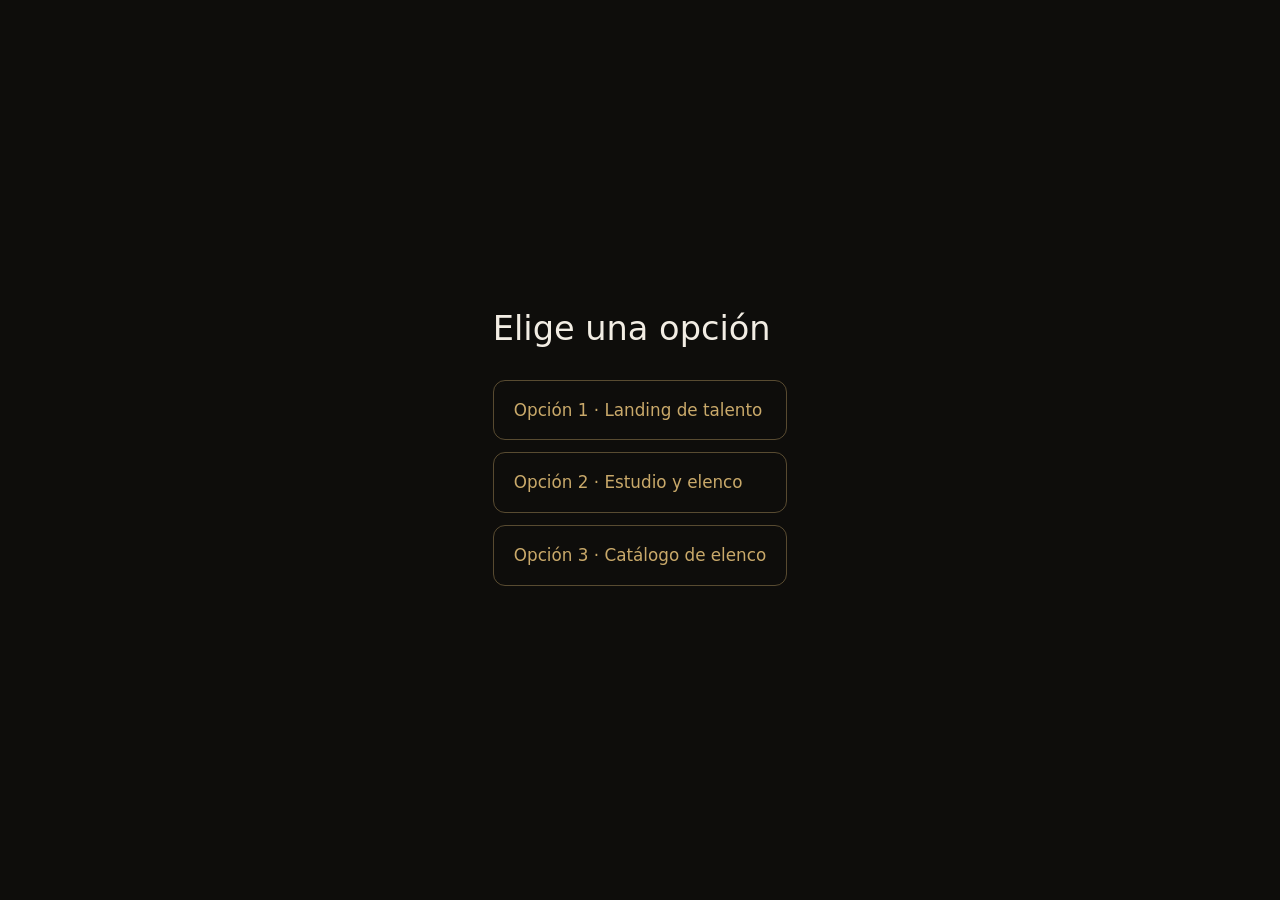
<file: index.html>
<!doctype html>
<html lang="es">
<head>
<meta charset="utf-8">
<meta name="viewport" content="width=device-width,initial-scale=1">
<title>Agencia · Opciones de diseño</title>
<style>
body{margin:0;min-height:100vh;display:grid;place-items:center;background:#0E0D0B;color:#F2EDE4;font:400 1.05rem/1.6 system-ui,sans-serif}
main{padding:2rem;max-width:32rem}
h1{font-weight:500;margin:0 0 1.5rem}
a{display:block;margin:.75rem 0;padding:1rem 1.25rem;border:1px solid rgba(201,169,106,.4);border-radius:12px;color:#C9A96A;text-decoration:none}
a:hover{background:rgba(201,169,106,.12)}
</style>
</head>
<body>
<main>
  <h1>Elige una opción</h1>
  <a href="opcion1-landing-talento/">Opción 1 · Landing de talento</a>
  <a href="opcion2-estudio-y-elenco/">Opción 2 · Estudio y elenco</a>
  <a href="opcion3-catalogo-elenco/">Opción 3 · Catálogo de elenco</a>
</main>
</body>
</html>
</file>
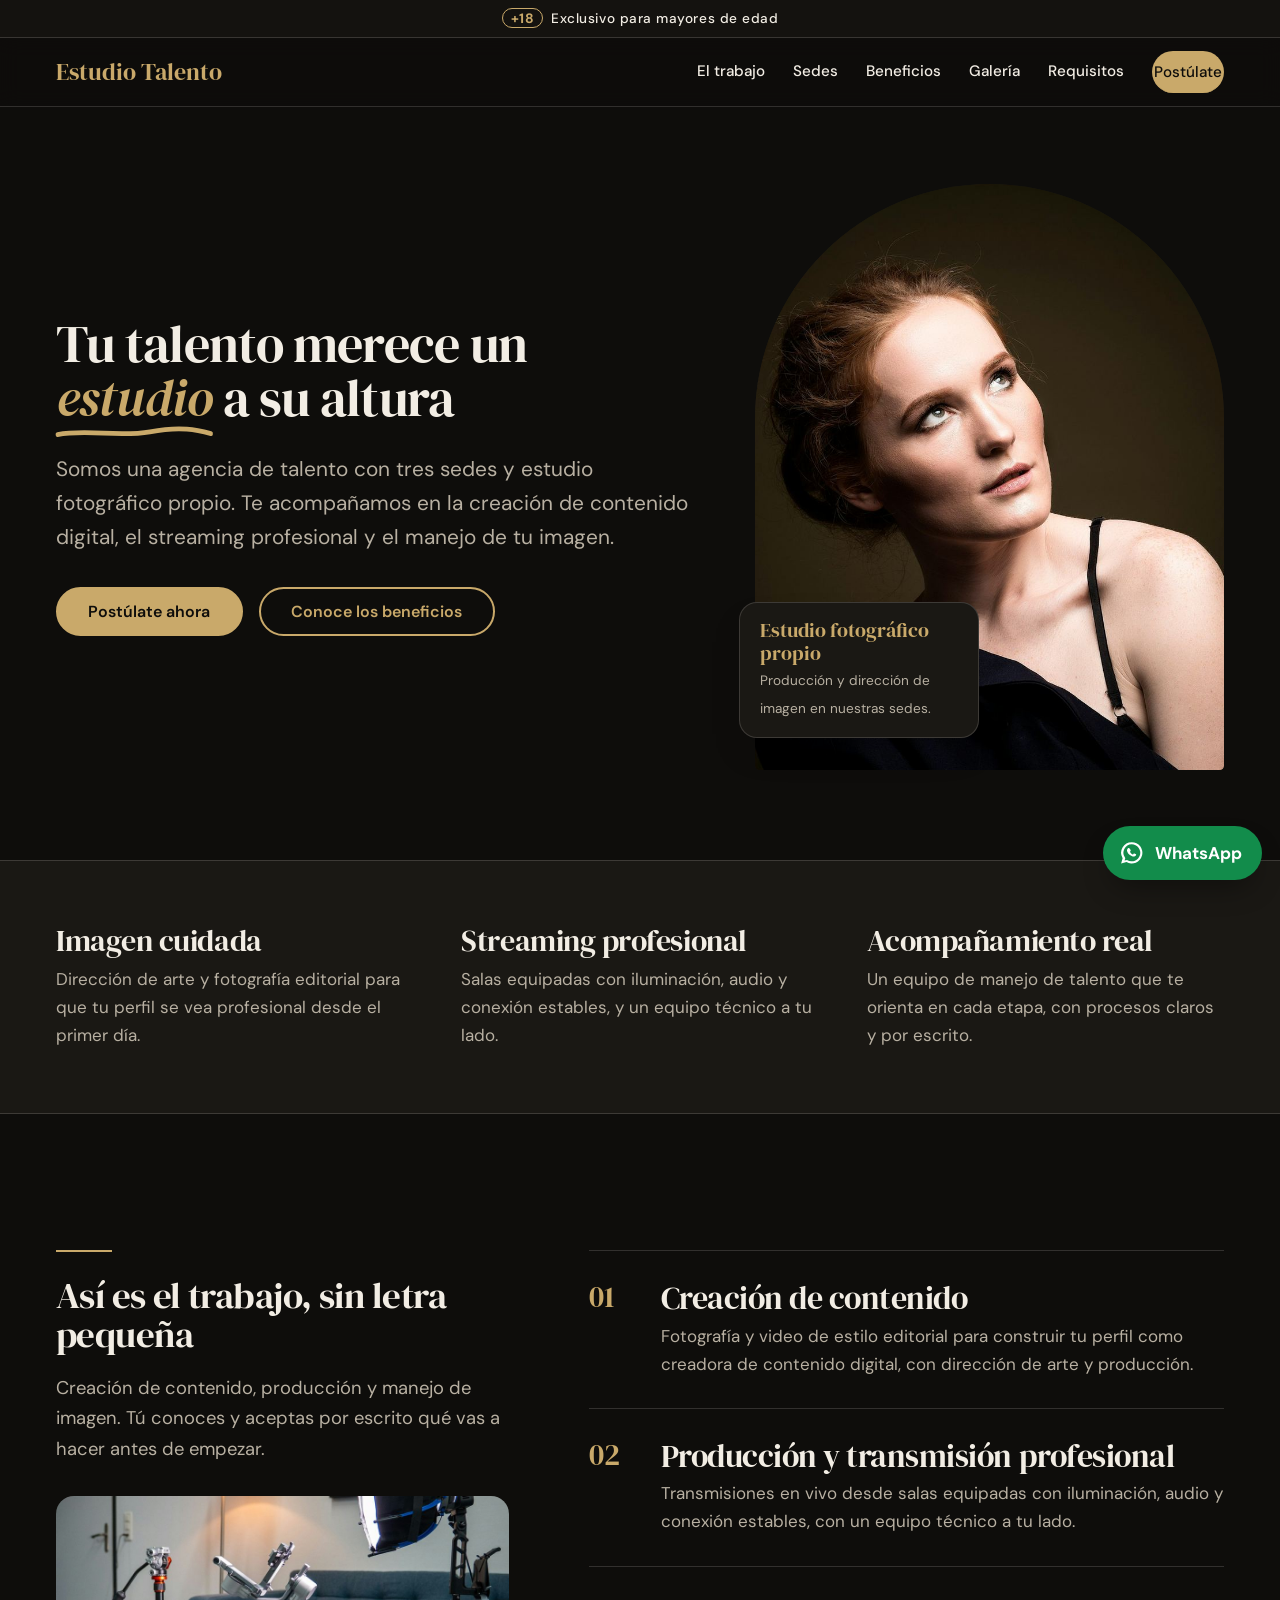
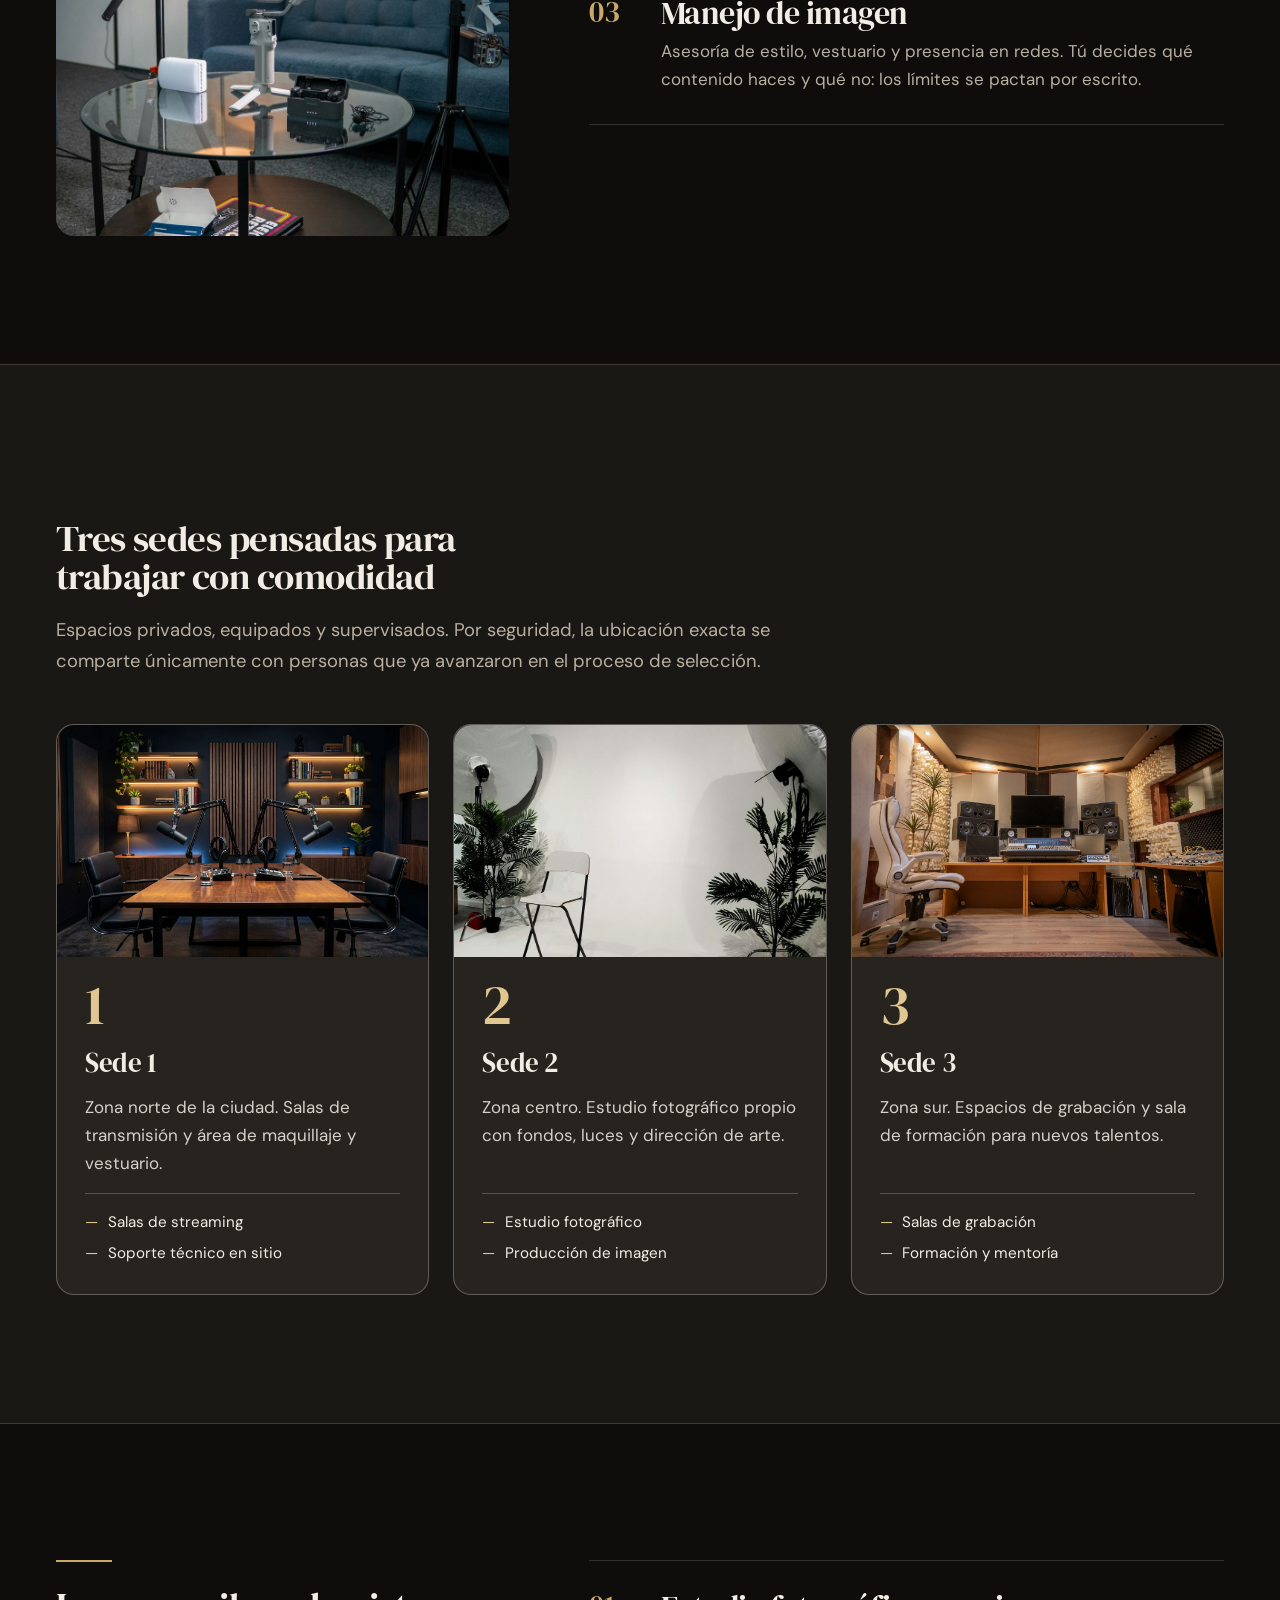
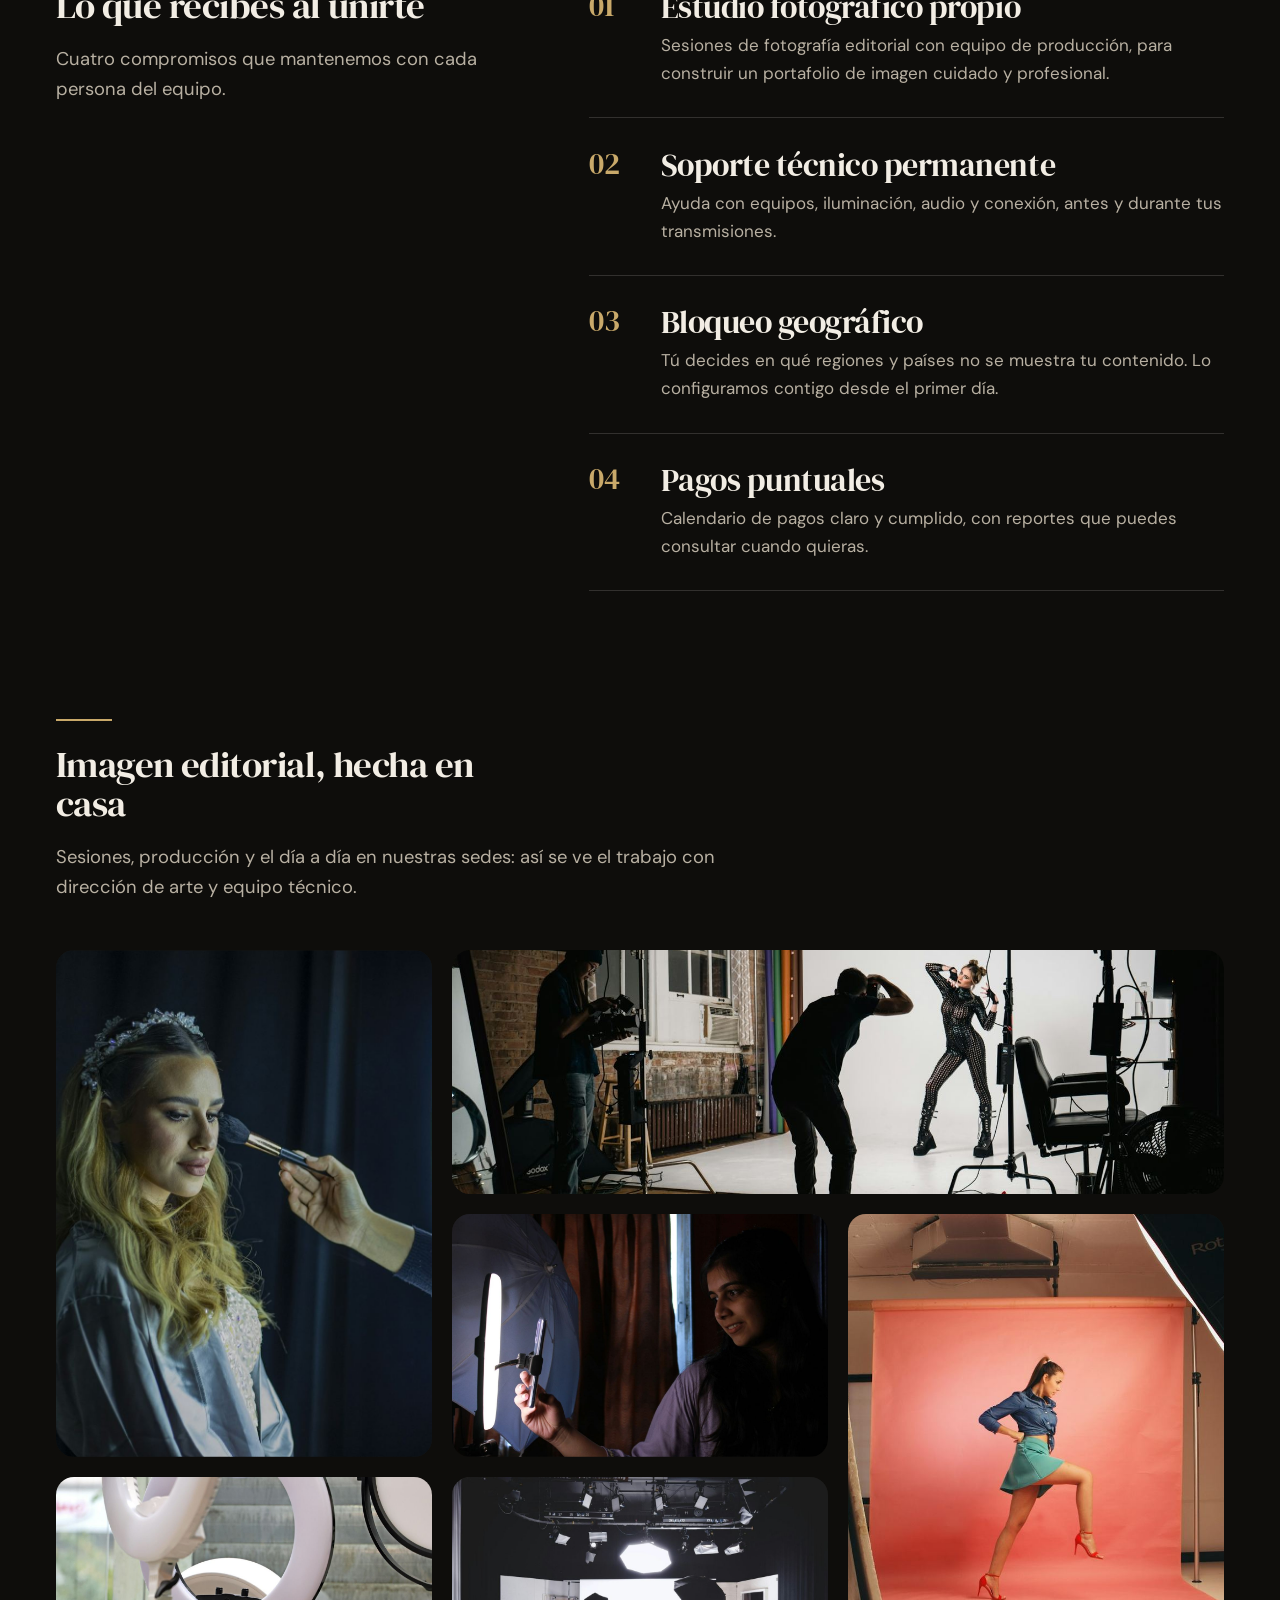
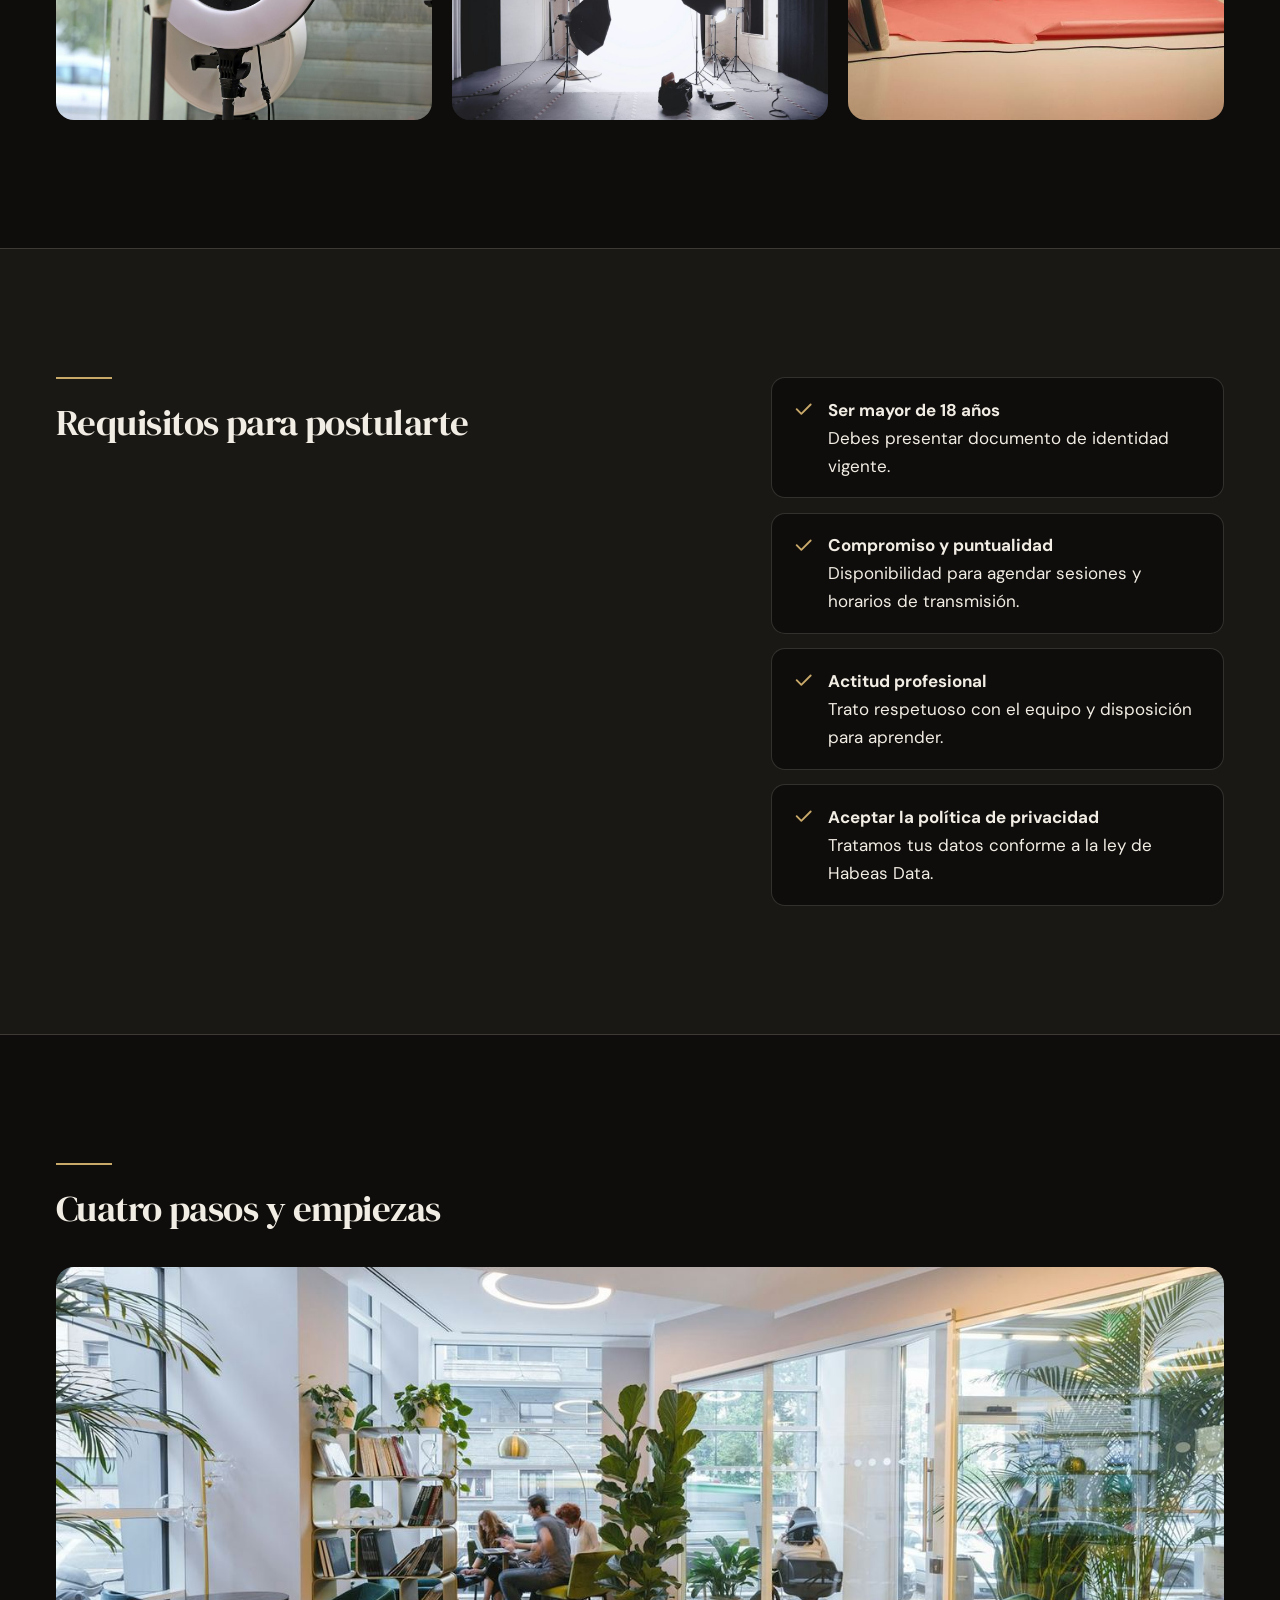
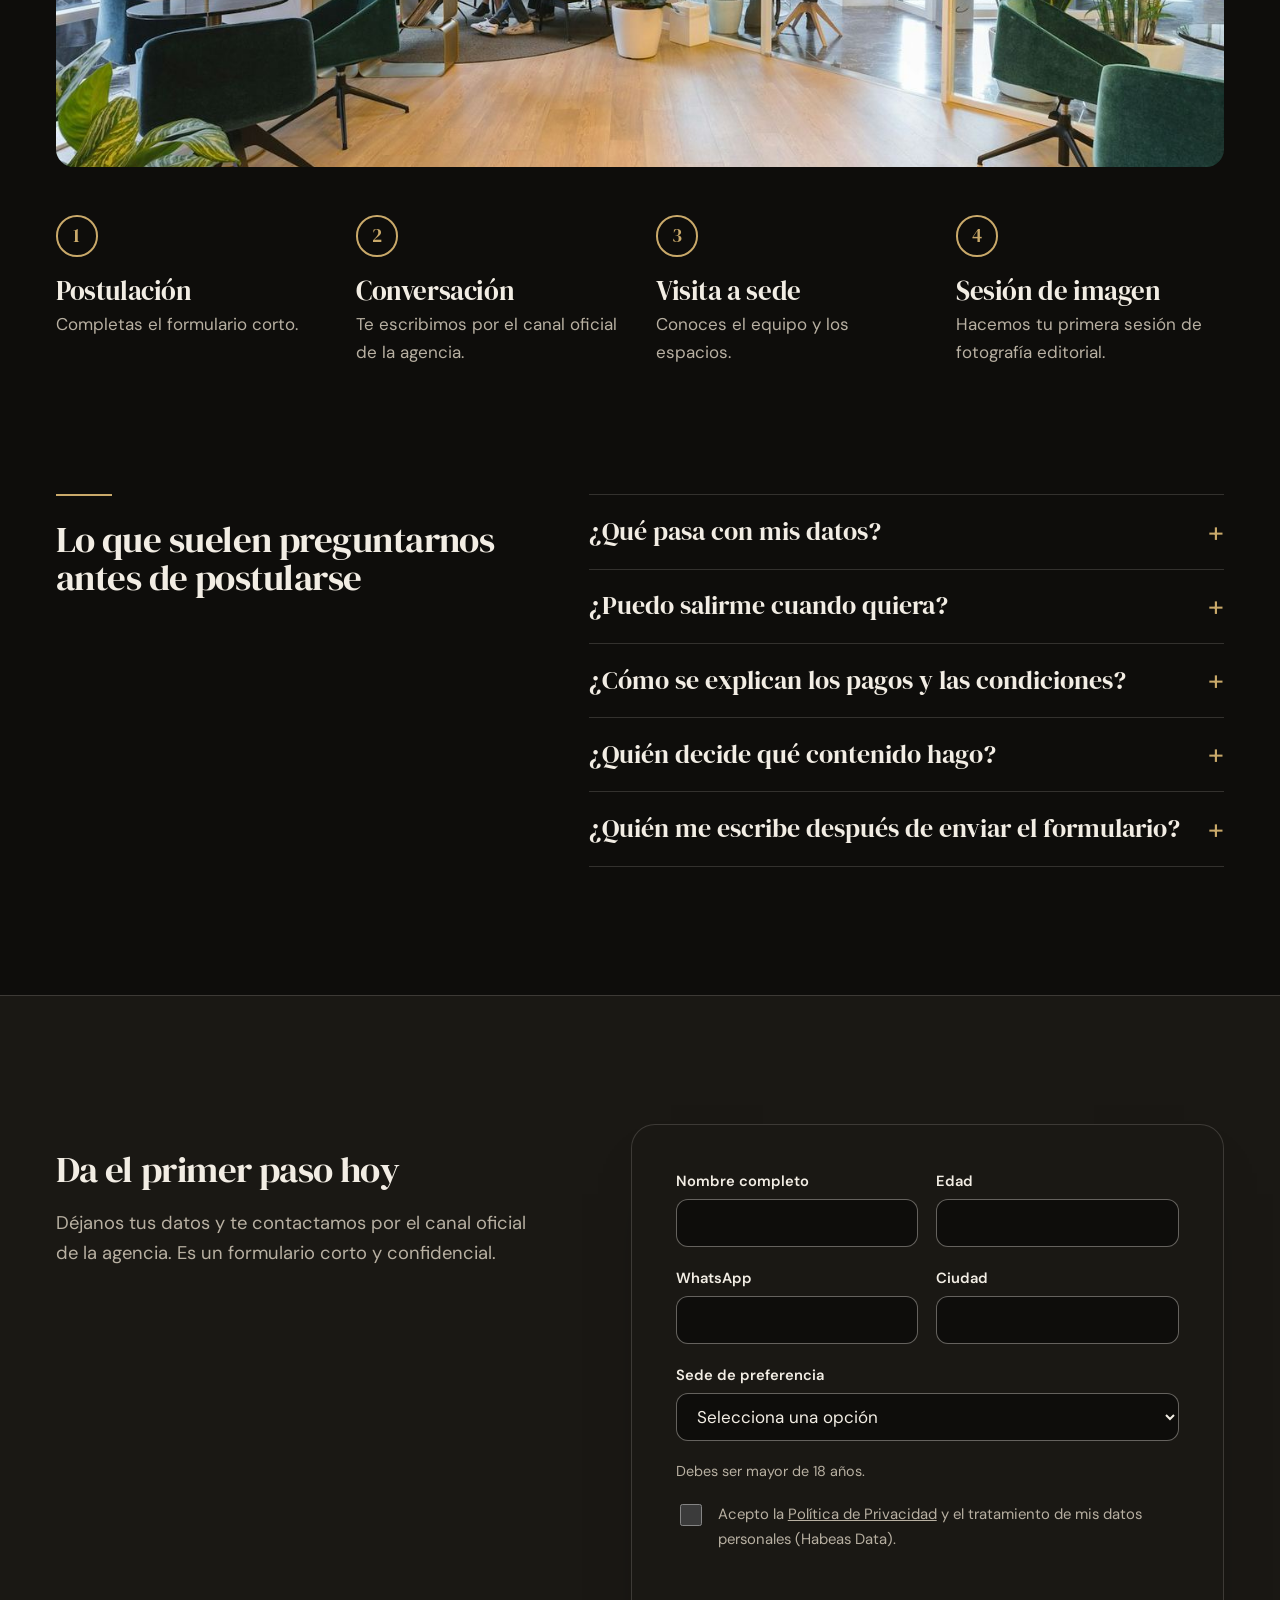
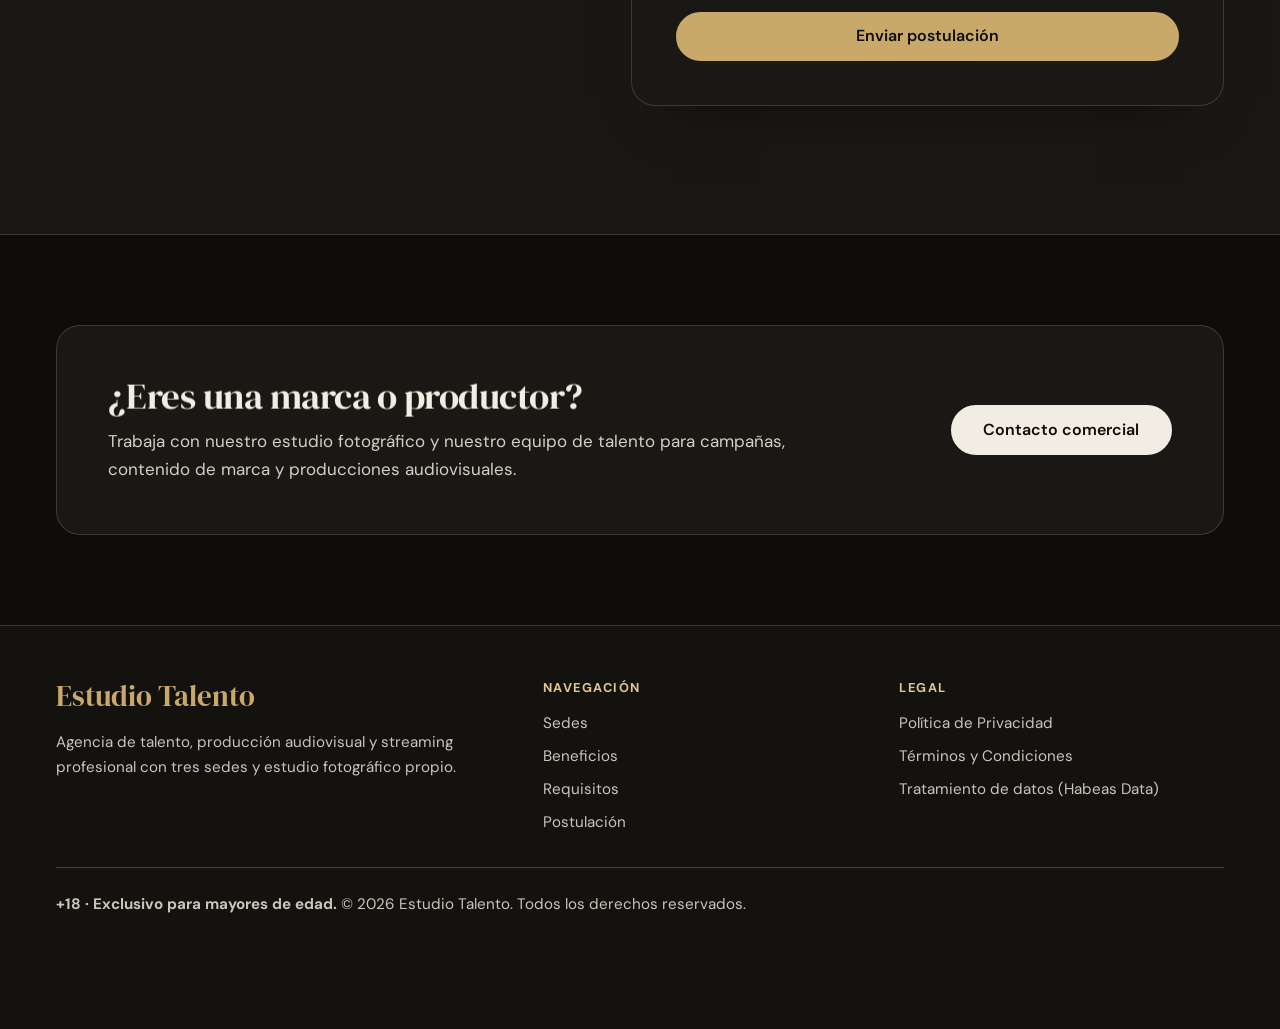
<file: opcion1-landing-talento/index.html>
<!DOCTYPE html>
<html lang="es">
<head>
<meta charset="utf-8">
<meta name="viewport" content="width=device-width, initial-scale=1">
<title>Estudio Talento — Creación de contenido digital y streaming profesional</title>
<meta name="description" content="Agencia de talento con 3 sedes y estudio fotográfico propio. Postúlate para crear contenido digital y hacer streaming profesional con acompañamiento. Exclusivo para mayores de edad (+18).">
<script>document.documentElement.classList.add('js')</script>
<link rel="preconnect" href="https://fonts.googleapis.com">
<link rel="preconnect" href="https://fonts.gstatic.com" crossorigin>
<link href="https://fonts.googleapis.com/css2?family=DM+Serif+Display:ital@0;1&family=DM+Sans:wght@400;500;600;700&display=swap" rel="stylesheet">
<link rel="preload" as="image" href="assets/photos/retrato-vestido.jpg" fetchpriority="high">
<link rel="stylesheet" href="css/motion-core.css">
<link rel="stylesheet" href="css/styles.css">
</head>
<body>
<a class="skip" href="#postular">Ir al formulario</a>

<div class="topbar" role="note"><b>+18</b>Exclusivo para mayores de edad</div>

<header class="header">
  <div class="wrap">
    <a class="brand" href="#inicio" aria-label="Estudio Talento, inicio">Estudio Talento</a>
    <nav class="nav" aria-label="Principal">
      <a href="#trabajo">El trabajo</a>
      <a href="#sedes">Sedes</a>
      <a href="#beneficios">Beneficios</a>
      <a href="#galeria">Galería</a>
      <a href="#requisitos">Requisitos</a>
      <a class="btn btn--sm" href="#postular">Postúlate</a>
    </nav>
  </div>
</header>

<main id="inicio">

  <!-- HERO -->
  <section class="hero wrap">
    <div class="hero__grid">
      <div>
        <h1 data-split="lines" data-split-trigger="load">Tu talento merece un <em>estudio<svg viewBox="0 0 200 12" preserveAspectRatio="none" aria-hidden="true"><path d="M2 8 C 40 2, 80 11, 120 5 S 180 3, 198 7"/></svg></em> a su altura</h1>
        <p class="hero__lead">Somos una agencia de talento con tres sedes y estudio fotográfico propio. Te acompañamos en la creación de contenido digital, el streaming profesional y el manejo de tu imagen.</p>
        <div class="hero__cta">
          <a class="btn" href="#postular" data-magnetic="0.25">Postúlate ahora</a>
          <a class="btn btn--ghost" href="#beneficios">Conoce los beneficios</a>
        </div>
      </div>
      <div class="hero__media">
        <div class="arch parallax-wrap"><img data-parallax="0.12" src="assets/photos/retrato-vestido.jpg" alt="Retrato editorial de una mujer en estudio, con luz suave y fondo cálido" width="1200" height="1200" fetchpriority="high" decoding="async"></div>
        <div class="hero__tag"><strong>Estudio fotográfico propio</strong><span>Producción y dirección de imagen en nuestras sedes.</span></div>
      </div>
    </div>
  </section>

  <!-- PROPUESTA DE VALOR -->
  <section class="claims" aria-label="Propuesta de valor">
    <div class="wrap" data-stagger>
      <div><h2>Imagen cuidada</h2><p>Dirección de arte y fotografía editorial para que tu perfil se vea profesional desde el primer día.</p></div>
      <div><h2>Streaming profesional</h2><p>Salas equipadas con iluminación, audio y conexión estables, y un equipo técnico a tu lado.</p></div>
      <div><h2>Acompañamiento real</h2><p>Un equipo de manejo de talento que te orienta en cada etapa, con procesos claros y por escrito.</p></div>
    </div>
  </section>

  <!-- QUÉ HACEMOS -->
  <section class="section wrap" id="trabajo">
    <div class="benef">
      <div class="benef__head">
        <span class="rule" aria-hidden="true"></span>
        <h2 class="sec-title" data-split="lines">Así es el trabajo, sin letra pequeña</h2>
        <p class="sec-lead" data-reveal="up">Creación de contenido, producción y manejo de imagen. Tú conoces y aceptas por escrito qué vas a hacer antes de empezar.</p>
        <figure class="media media--soft" data-reveal="mask"><img src="assets/photos/set-sofa.jpg" alt="Equipo de grabación, luz y micrófonos listos sobre una mesa en una sala de la agencia" loading="lazy" width="1000" height="1500"></figure>
      </div>
      <ol>
        <li data-reveal="up"><span class="num" aria-hidden="true">01</span><div><h3>Creación de contenido</h3><p>Fotografía y video de estilo editorial para construir tu perfil como creadora de contenido digital, con dirección de arte y producción.</p></div></li>
        <li data-reveal="up"><span class="num" aria-hidden="true">02</span><div><h3>Producción y transmisión profesional</h3><p>Transmisiones en vivo desde salas equipadas con iluminación, audio y conexión estables, con un equipo técnico a tu lado.</p></div></li>
        <li data-reveal="up"><span class="num" aria-hidden="true">03</span><div><h3>Manejo de imagen</h3><p>Asesoría de estilo, vestuario y presencia en redes. Tú decides qué contenido haces y qué no: los límites se pactan por escrito.</p></div></li>
      </ol>
    </div>
  </section>

  <!-- SEDES -->
  <section class="section band" id="sedes">
    <div class="wrap">
      <span class="rule" aria-hidden="true"></span>
      <h2 class="sec-title" data-split="lines">Tres sedes pensadas para trabajar con comodidad</h2>
      <p class="sec-lead" data-reveal="up">Espacios privados, equipados y supervisados. Por seguridad, la ubicación exacta se comparte únicamente con personas que ya avanzaron en el proceso de selección.</p>
      <div class="sedes" data-stagger>
        <article class="sede"><figure class="sede__img"><img src="assets/photos/streaming-estudio.jpg" alt="Sala de transmisión con micrófonos, auriculares y mesa de trabajo" loading="lazy" width="1400" height="781"></figure><span class="sede__n" aria-hidden="true">1</span><h3>Sede 1</h3><p>Zona norte de la ciudad. Salas de transmisión y área de maquillaje y vestuario.</p><ul><li>Salas de streaming</li><li>Soporte técnico en sitio</li></ul></article>
        <article class="sede"><figure class="sede__img"><img src="assets/photos/estudio-silla.jpg" alt="Estudio fotográfico con fondo blanco, luces y silla alta" loading="lazy" width="1000" height="1333"></figure><span class="sede__n" aria-hidden="true">2</span><h3>Sede 2</h3><p>Zona centro. Estudio fotográfico propio con fondos, luces y dirección de arte.</p><ul><li>Estudio fotográfico</li><li>Producción de imagen</li></ul></article>
        <article class="sede"><figure class="sede__img"><img src="assets/photos/sala-grabacion.jpg" alt="Sala de grabación con mesa de control, monitores y paneles acústicos" loading="lazy" width="1400" height="808"></figure><span class="sede__n" aria-hidden="true">3</span><h3>Sede 3</h3><p>Zona sur. Espacios de grabación y sala de formación para nuevos talentos.</p><ul><li>Salas de grabación</li><li>Formación y mentoría</li></ul></article>
      </div>
    </div>
  </section>

  <!-- BENEFICIOS -->
  <section class="section wrap" id="beneficios">
    <div class="benef">
      <div class="benef__head">
        <span class="rule" aria-hidden="true"></span>
        <h2 class="sec-title" data-split="lines">Lo que recibes al unirte</h2>
        <p class="sec-lead" data-reveal="up">Cuatro compromisos que mantenemos con cada persona del equipo.</p>
      </div>
      <ol>
        <li data-reveal="up"><span class="num" aria-hidden="true">01</span><div><h3>Estudio fotográfico propio</h3><p>Sesiones de fotografía editorial con equipo de producción, para construir un portafolio de imagen cuidado y profesional.</p></div></li>
        <li data-reveal="up"><span class="num" aria-hidden="true">02</span><div><h3>Soporte técnico permanente</h3><p>Ayuda con equipos, iluminación, audio y conexión, antes y durante tus transmisiones.</p></div></li>
        <li data-reveal="up"><span class="num" aria-hidden="true">03</span><div><h3>Bloqueo geográfico</h3><p>Tú decides en qué regiones y países no se muestra tu contenido. Lo configuramos contigo desde el primer día.</p></div></li>
        <li data-reveal="up"><span class="num" aria-hidden="true">04</span><div><h3>Pagos puntuales</h3><p>Calendario de pagos claro y cumplido, con reportes que puedes consultar cuando quieras.</p></div></li>
      </ol>
    </div>
  </section>

  <!-- GALERÍA -->
  <section class="section wrap" id="galeria" style="padding-top:0">
    <span class="rule" aria-hidden="true"></span>
    <h2 class="sec-title" data-split="lines">Imagen editorial, hecha en casa</h2>
    <p class="sec-lead" data-reveal="up">Sesiones, producción y el día a día en nuestras sedes: así se ve el trabajo con dirección de arte y equipo técnico.</p>
    <div class="gallery">
      <figure class="shot" data-reveal="mask"><img src="assets/photos/maquillaje.jpg" alt="Maquilladora retocando a una modelo junto a un aro de luz" loading="lazy" width="1400" height="1050" style="object-position:30% 50%"></figure>
      <figure class="shot" data-reveal="mask"><img src="assets/photos/creadora-luz.jpg" alt="Creadora de contenido grabando con su teléfono frente a una luz led" loading="lazy" width="1400" height="934" style="object-position:78% 50%"></figure>
      <figure class="shot" data-reveal="mask"><img src="assets/photos/sesion-fotografa.jpg" alt="Sesión de fotos en estudio con fotógrafo, asistente y modelo" loading="lazy" width="1400" height="934" style="object-position:50% 55%"></figure>
      <figure class="shot" data-reveal="mask"><img src="assets/photos/aros-luz.jpg" alt="Aros de luz sobre trípodes en un espacio de producción" loading="lazy" width="1400" height="934"></figure>
      <figure class="shot" data-reveal="mask"><img src="assets/photos/hero-softbox.jpg" alt="Modelo posando frente a un fondo de color con softbox en estudio" loading="lazy" width="1400" height="934" style="object-position:47% 50%"></figure>
      <figure class="shot" data-reveal="mask"><img src="assets/photos/estudio-equipo.jpg" alt="Plató de fotografía con fondo blanco, softboxes y luces de techo" loading="lazy" width="1400" height="788"></figure>
    </div>
  </section>

  <!-- REQUISITOS -->
  <section class="section req" id="requisitos">
    <div class="wrap req__grid">
      <div>
        <span class="rule" aria-hidden="true"></span>
        <h2 class="sec-title" data-split="lines">Requisitos para postularte</h2>
        <p data-words-scrub>Buscamos personas mayores de edad, comprometidas y con ganas de construir una carrera en el entorno digital.</p>
      </div>
      <div>
        <ul data-stagger>
          <li><svg viewBox="0 0 24 24" fill="none" stroke-width="2" stroke-linecap="round" stroke-linejoin="round" aria-hidden="true"><path d="M5 12l5 5L20 7"/></svg><div><b>Ser mayor de 18 años</b>Debes presentar documento de identidad vigente.</div></li>
          <li><svg viewBox="0 0 24 24" fill="none" stroke-width="2" stroke-linecap="round" stroke-linejoin="round" aria-hidden="true"><path d="M5 12l5 5L20 7"/></svg><div><b>Compromiso y puntualidad</b>Disponibilidad para agendar sesiones y horarios de transmisión.</div></li>
          <li><svg viewBox="0 0 24 24" fill="none" stroke-width="2" stroke-linecap="round" stroke-linejoin="round" aria-hidden="true"><path d="M5 12l5 5L20 7"/></svg><div><b>Actitud profesional</b>Trato respetuoso con el equipo y disposición para aprender.</div></li>
          <li><svg viewBox="0 0 24 24" fill="none" stroke-width="2" stroke-linecap="round" stroke-linejoin="round" aria-hidden="true"><path d="M5 12l5 5L20 7"/></svg><div><b>Aceptar la política de privacidad</b>Tratamos tus datos conforme a la ley de Habeas Data.</div></li>
        </ul>
      </div>
    </div>
  </section>

  <!-- PASOS -->
  <section class="section wrap" id="proceso">
    <span class="rule" aria-hidden="true"></span>
    <h2 class="sec-title" data-split="lines">Cuatro pasos y empiezas</h2>
    <figure class="banner" data-reveal="mask"><img src="assets/photos/lounge.jpg" alt="Sala de espera luminosa de la agencia con sillones verdes y plantas" loading="lazy" width="1400" height="934"></figure>
    <div class="steps" data-steps>
      <svg class="line line--v" viewBox="0 0 2 100" preserveAspectRatio="none" aria-hidden="true"><line x1="1" y1="0" x2="1" y2="100" pathLength="1"/></svg>
      <svg class="line line--h" viewBox="0 0 100 2" preserveAspectRatio="none" aria-hidden="true"><line x1="0" y1="1" x2="100" y2="1" pathLength="1"/></svg>
      <div class="step"><i>1</i><div><h3>Postulación</h3><p>Completas el formulario corto.</p></div></div>
      <div class="step"><i>2</i><div><h3>Conversación</h3><p>Te escribimos por el canal oficial de la agencia.</p></div></div>
      <div class="step"><i>3</i><div><h3>Visita a sede</h3><p>Conoces el equipo y los espacios.</p></div></div>
      <div class="step"><i>4</i><div><h3>Sesión de imagen</h3><p>Hacemos tu primera sesión de fotografía editorial.</p></div></div>
    </div>
  </section>

  <!-- PREGUNTAS FRECUENTES -->
  <section class="section wrap" id="preguntas" style="padding-top:0">
    <div class="faq">
      <div>
        <span class="rule" aria-hidden="true"></span>
        <h2 class="sec-title" data-split="lines">Lo que suelen preguntarnos antes de postularse</h2>
      </div>
      <div class="faq__list">
        <details><summary>¿Qué pasa con mis datos?</summary><p>Los usamos únicamente para el proceso de selección y para contactarte. Se tratan conforme a la Política de Privacidad y a la ley de Habeas Data, y puedes pedir consultarlos, corregirlos o eliminarlos cuando quieras.</p></details>
        <details><summary>¿Puedo salirme cuando quiera?</summary><p>Sí. Participar es una decisión voluntaria y puedes terminar tu colaboración cuando lo decidas, según lo acordado por escrito.</p></details>
        <details><summary>¿Cómo se explican los pagos y las condiciones?</summary><p>Antes de empezar recibes las condiciones por escrito: cómo se calculan los pagos, cada cuánto se realizan y dónde consultas tus reportes. Puedes revisarlas con calma y con quien tú elijas antes de aceptar.</p></details>
        <details><summary>¿Quién decide qué contenido hago?</summary><p>Tú. El tipo de contenido y sus límites se pactan contigo por escrito y no se te exige nada que no hayas aceptado.</p></details>
        <details><summary>¿Quién me escribe después de enviar el formulario?</summary><p>Una persona del equipo de manejo de talento, únicamente por el canal oficial de la agencia. Nunca te pediremos dinero para participar.</p></details>
      </div>
    </div>
  </section>

  <!-- FORMULARIO -->
  <section class="section band" id="postular">
    <div class="wrap postular">
      <div>
        <span class="rule" aria-hidden="true"></span>
        <h2 class="sec-title" data-split="lines">Da el primer paso hoy</h2>
        <p class="sec-lead" data-reveal="up">Déjanos tus datos y te contactamos por el canal oficial de la agencia. Es un formulario corto y confidencial.</p>
      </div>
      <form class="form" id="form-postulacion" novalidate>
        <div class="row">
          <div class="field"><label for="nombre">Nombre completo</label><input id="nombre" name="nombre" type="text" autocomplete="name" required minlength="3"></div>
          <div class="field"><label for="edad">Edad</label><input id="edad" name="edad" type="number" inputmode="numeric" min="18" max="99" required aria-describedby="edad-ayuda"></div>
        </div>
        <div class="row">
          <div class="field"><label for="telefono">WhatsApp</label><input id="telefono" name="telefono" type="tel" autocomplete="tel" required minlength="7"></div>
          <div class="field"><label for="ciudad">Ciudad</label><input id="ciudad" name="ciudad" type="text" autocomplete="address-level2" required></div>
        </div>
        <div class="field"><label for="sede">Sede de preferencia</label>
          <select id="sede" name="sede" required>
            <option value="">Selecciona una opción</option>
            <option>Sede 1</option><option>Sede 2</option><option>Sede 3</option><option>Aún no lo sé</option>
          </select>
        </div>
        <p class="small" id="edad-ayuda" style="margin:0">Debes ser mayor de 18 años.</p>
        <label class="check"><input type="checkbox" id="habeas" name="habeas" required><span>Acepto la <a href="#" data-legal>Política de Privacidad</a> y el tratamiento de mis datos personales (Habeas Data).</span></label>
        <p class="err" id="form-err" role="alert" aria-live="polite"></p>
        <button class="btn" type="submit">Enviar postulación</button>
        <p class="ok" id="form-ok" role="status" tabindex="-1">¡Gracias! Recibimos tu postulación. Te escribiremos por el canal oficial de la agencia.</p>
      </form>
    </div>
  </section>

  <!-- MARCAS Y PRODUCTORES -->
  <section class="section wrap brands" id="marcas">
    <div class="brands__box">
      <div>
        <h2 class="sec-title" data-split="lines">¿Eres una marca o productor?</h2>
        <p>Trabaja con nuestro estudio fotográfico y nuestro equipo de talento para campañas, contenido de marca y producciones audiovisuales.</p>
      </div>
      <a class="btn btn--light" href="https://wa.me/573000000000?text=Hola%2C%20represento%20a%20una%20marca%20y%20quiero%20cotizar%20una%20producci%C3%B3n" target="_blank" rel="noopener">Contacto comercial</a>
    </div>
  </section>
</main>

<footer class="footer">
  <div class="wrap">
    <div>
      <a class="brand" href="#inicio">Estudio Talento</a>
      <p style="margin-top:1rem">Agencia de talento, producción audiovisual y streaming profesional con tres sedes y estudio fotográfico propio.</p>
    </div>
    <div>
      <h3>Navegación</h3>
      <ul><li><a href="#sedes">Sedes</a></li><li><a href="#beneficios">Beneficios</a></li><li><a href="#requisitos">Requisitos</a></li><li><a href="#postular">Postulación</a></li></ul>
    </div>
    <div>
      <h3>Legal</h3>
      <ul><li><a href="#" data-legal>Política de Privacidad</a></li><li><a href="#" data-legal>Términos y Condiciones</a></li><li><a href="#" data-legal>Tratamiento de datos (Habeas Data)</a></li></ul>
    </div>
    <p class="footer__legal"><strong>+18 · Exclusivo para mayores de edad.</strong> © 2026 Estudio Talento. Todos los derechos reservados.</p>
  </div>
</footer>

<!-- Número de WhatsApp: PLACEHOLDER, reemplazar por el número comercial de la agencia -->
<a class="wa" href="https://wa.me/573000000000?text=Hola%2C%20quiero%20informaci%C3%B3n%20sobre%20la%20postulaci%C3%B3n" target="_blank" rel="noopener" aria-label="Escribir por WhatsApp">
  <svg viewBox="0 0 24 24" aria-hidden="true"><path d="M12 2a10 10 0 0 0-8.6 15.1L2 22l5-1.3A10 10 0 1 0 12 2zm0 2a8 8 0 1 1-4.1 14.9l-.3-.2-2.4.6.7-2.3-.2-.3A8 8 0 0 1 12 4zm-3 3.5c-.3 0-.6.1-.8.4-.5.6-.8 1.300-.7 2.100.2 1.700 1.800 3.500 3.100 4.400 1.500 1 2.700 1.300 3.700 1.100.8-.1 1.500-.7 1.700-1.400.1-.3.1-.6 0-.7l-1.600-.8c-.2-.1-.4 0-.5.100l-.6.700c-.1.200-.3.200-.5.100-1.100-.5-1.900-1.300-2.400-2.300-.1-.2 0-.3.100-.4l.4-.5c.1-.1.100-.3.100-.4l-.7-1.600c-.1-.2-.3-.3-.5-.3z"/></svg>
  <span>WhatsApp</span>
</a>

<script src="js/gsap.min.js"></script>
<script src="js/ScrollTrigger.min.js"></script>
<script src="js/lenis.min.js"></script>
<script src="js/motion-core.js"></script>
<script src="js/app.js"></script>
</body>
</html>
</file>
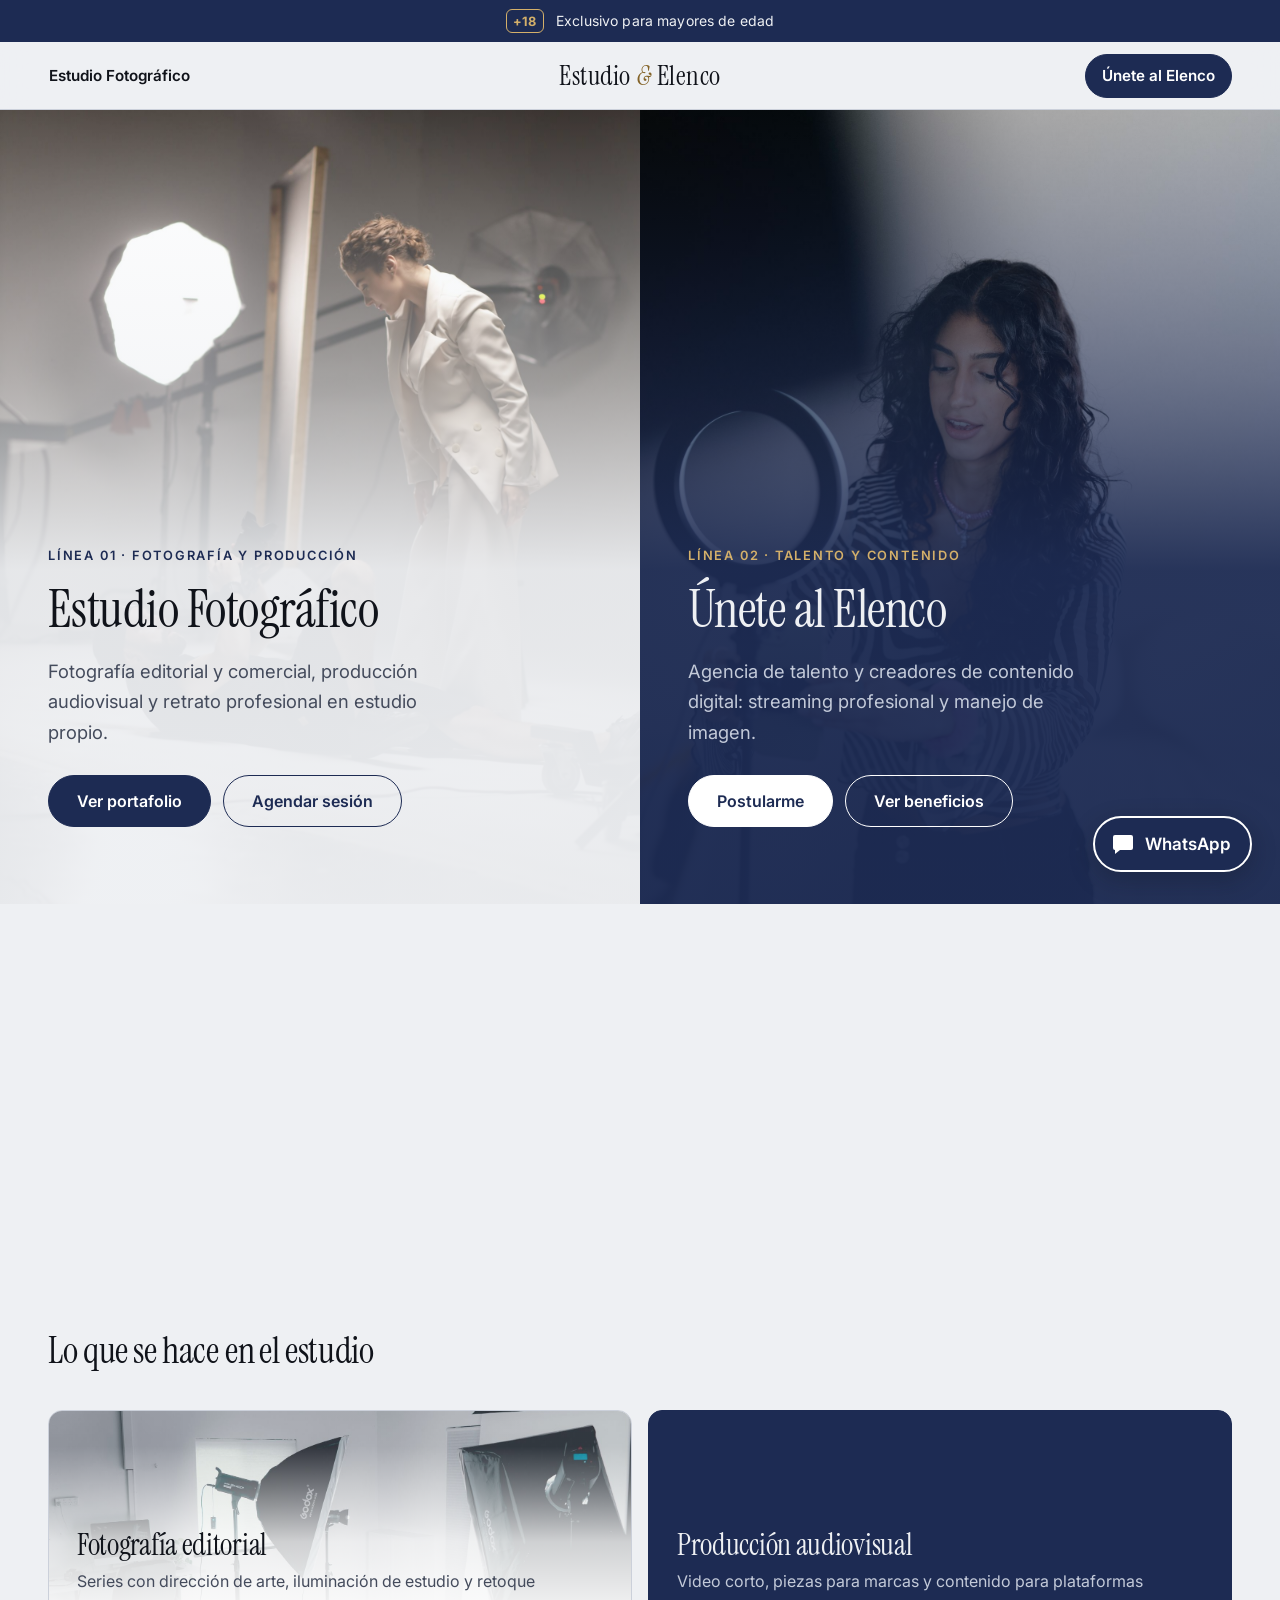
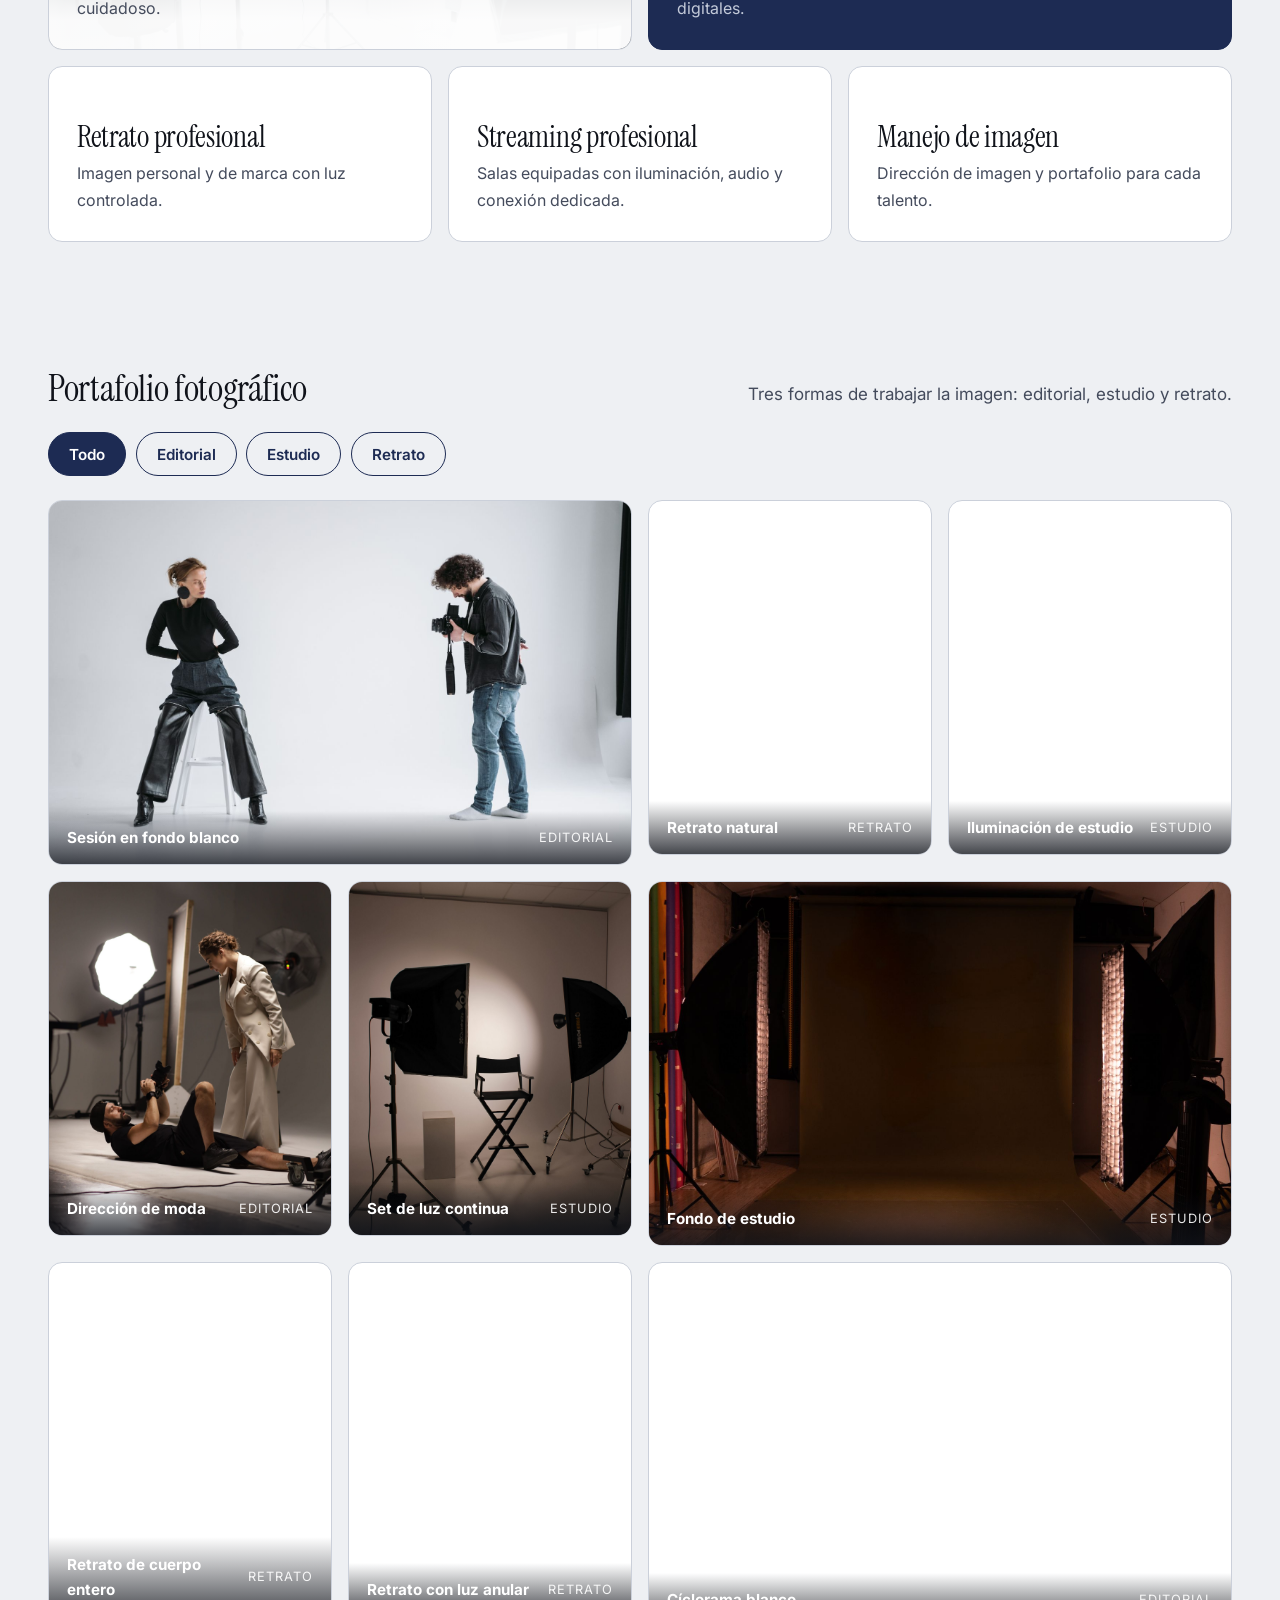
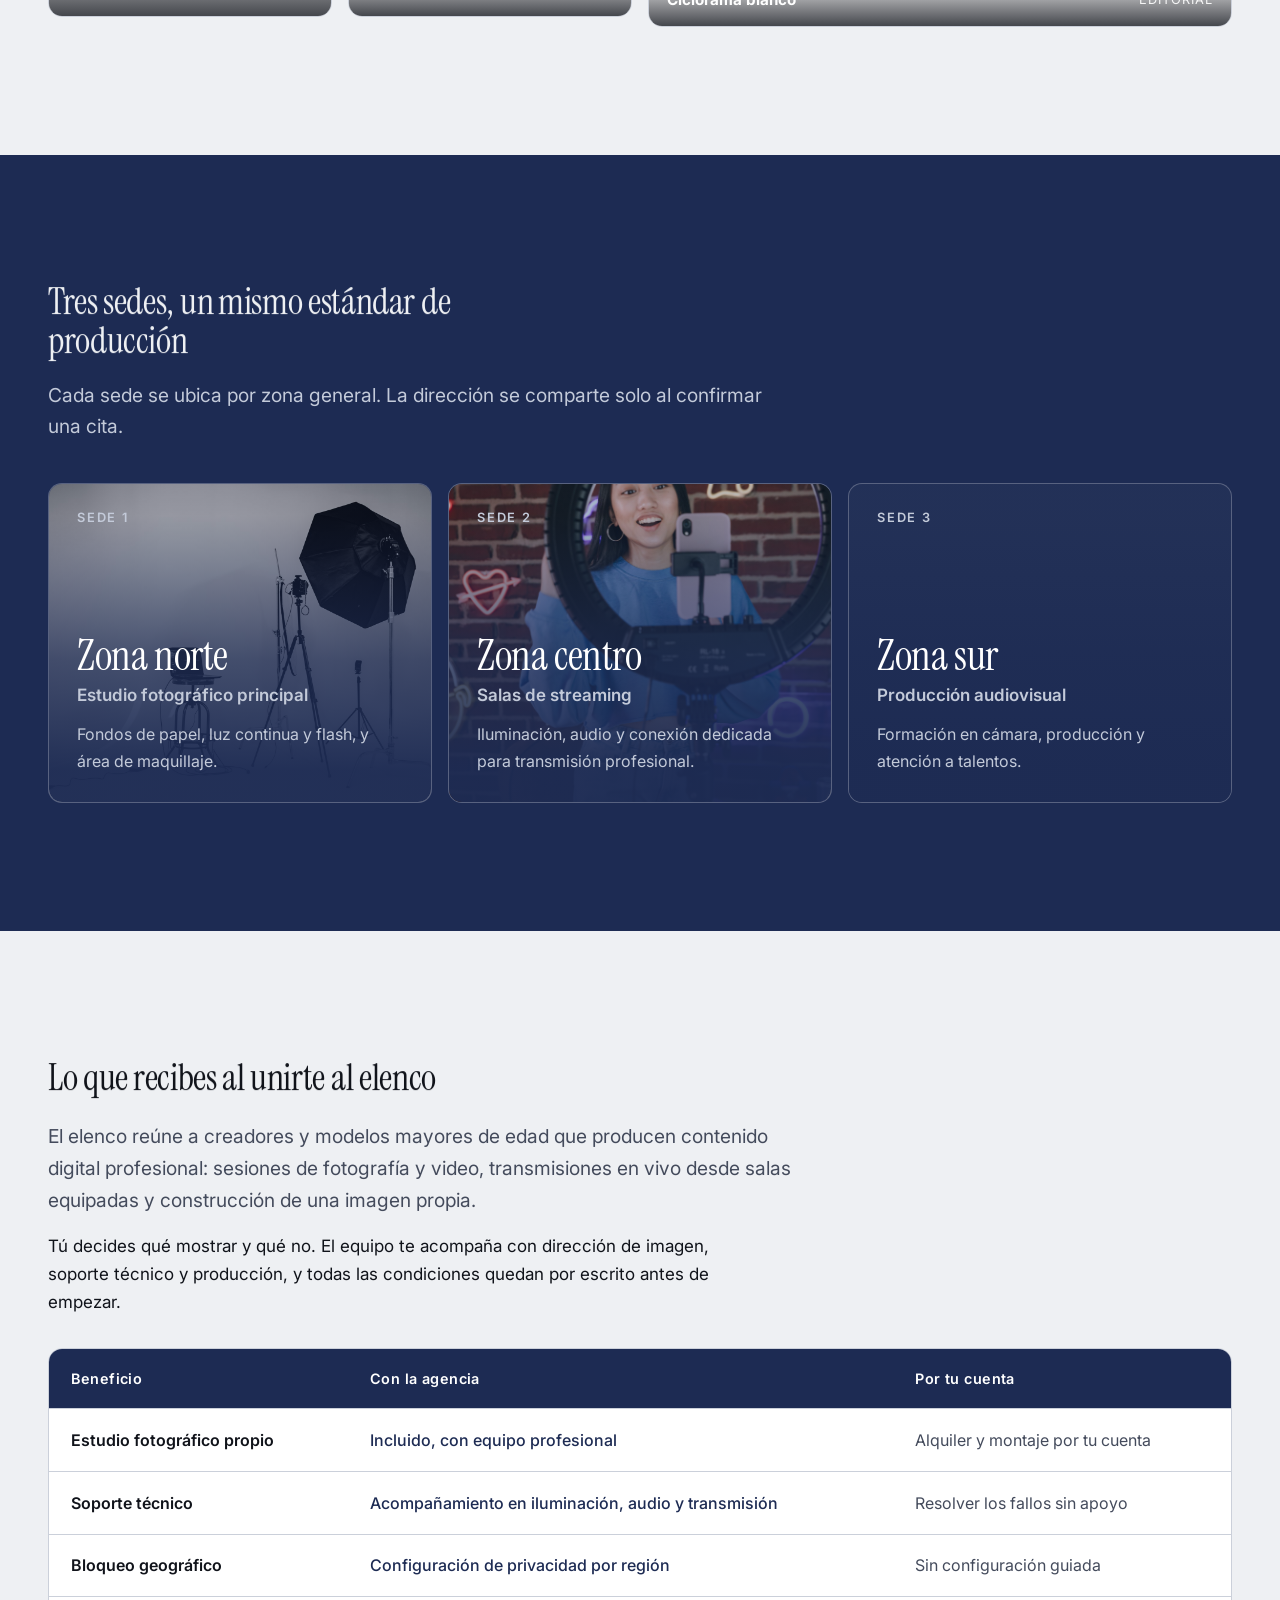
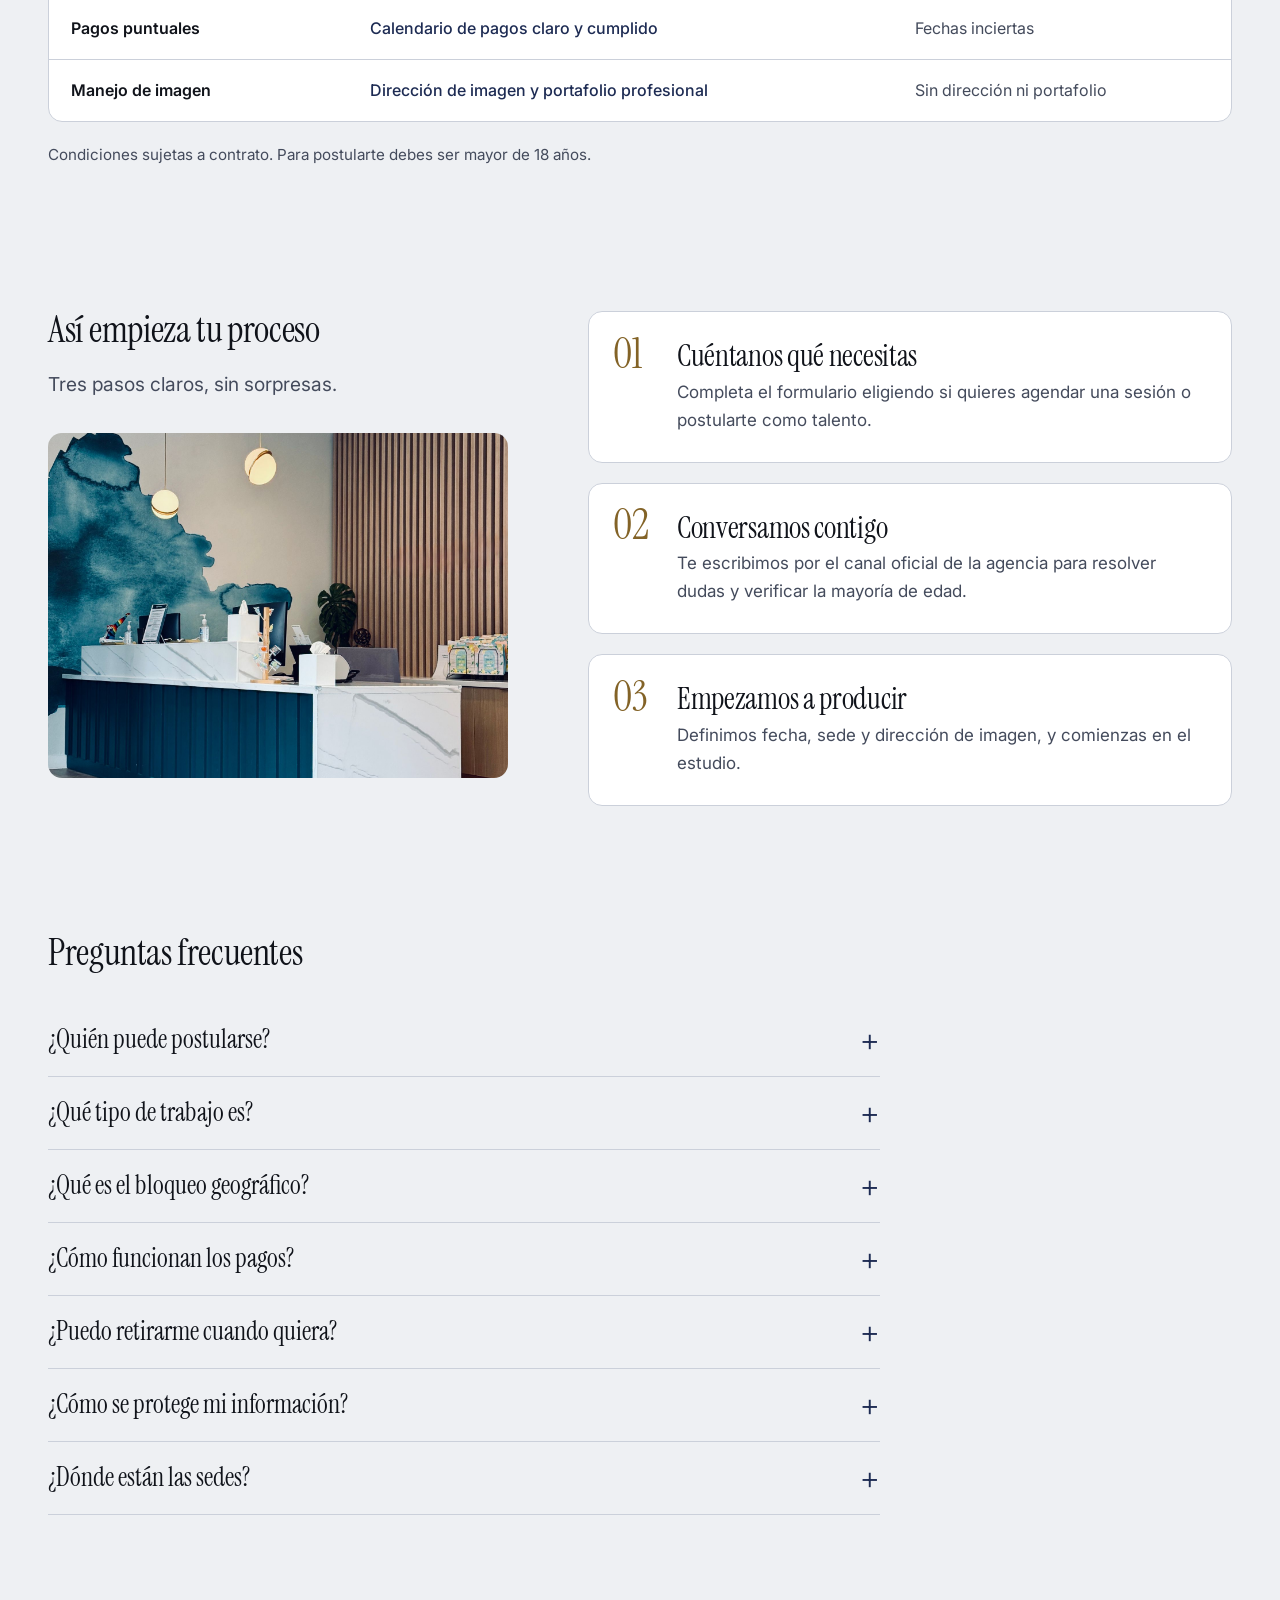
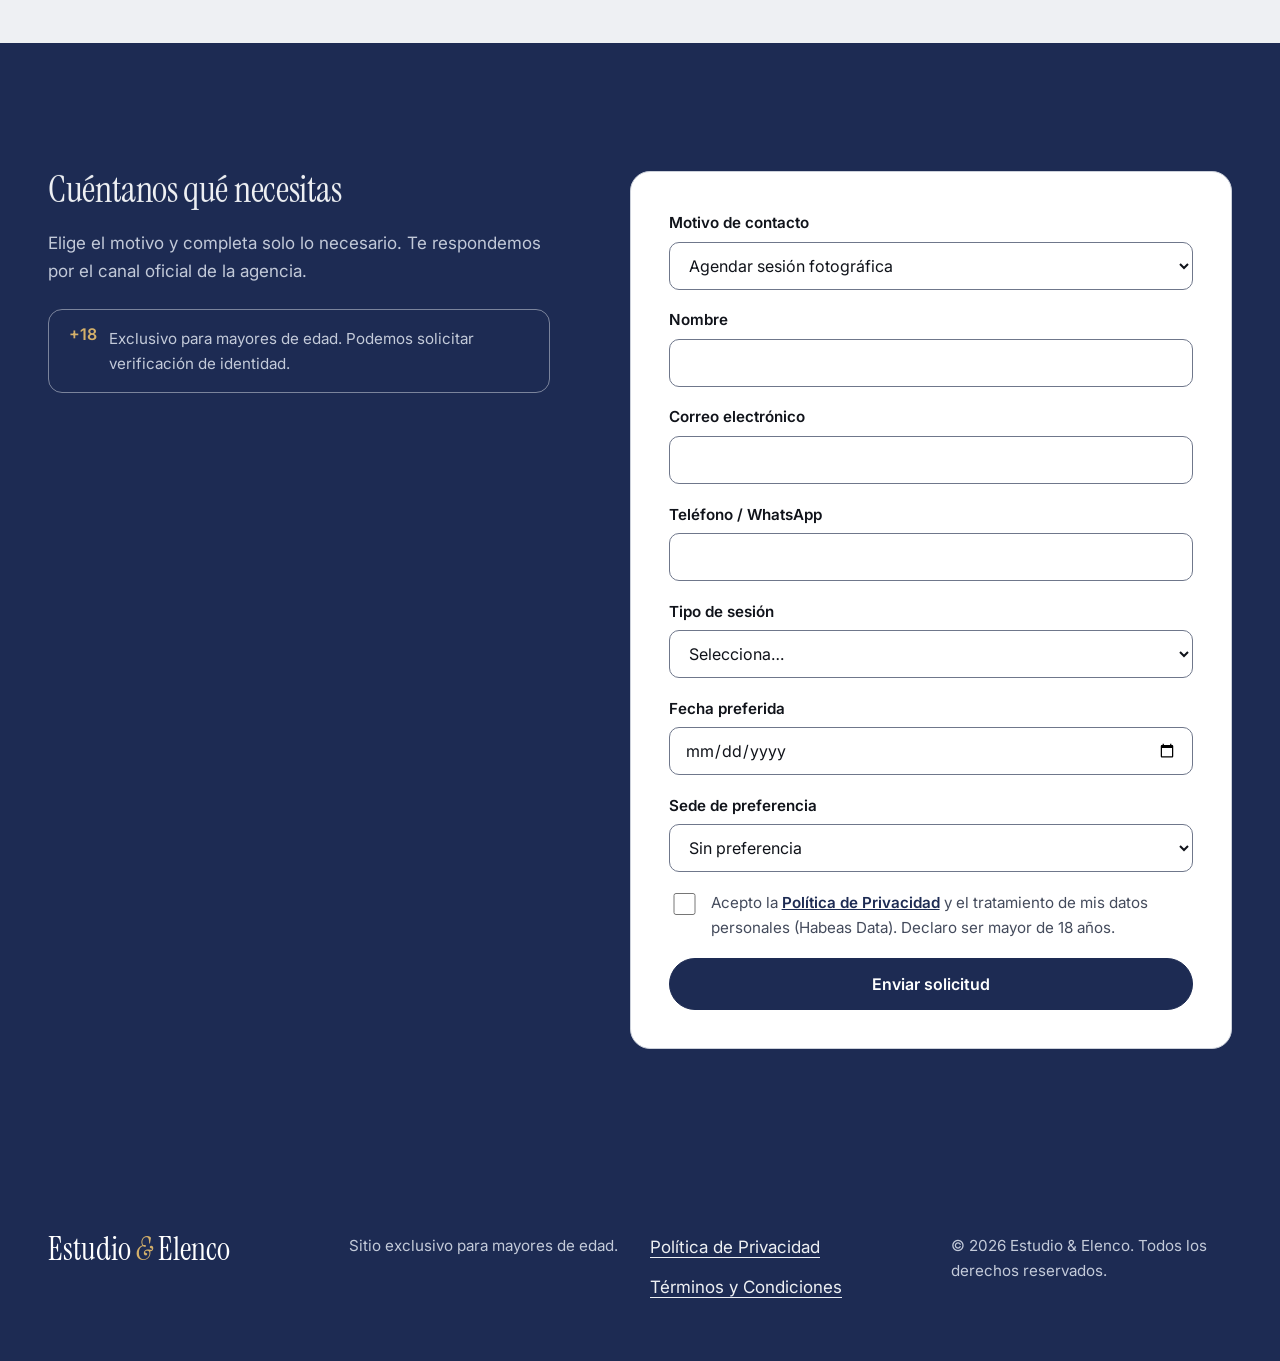
<file: opcion2-estudio-y-elenco/index.html>
<!DOCTYPE html>
<html lang="es">
<head>
<meta charset="utf-8">
<meta name="viewport" content="width=device-width, initial-scale=1">
<title>Estudio fotográfico y agencia de talento · 3 sedes</title>
<meta name="description" content="Estudio de fotografía profesional y producción audiovisual, y agencia de talento y creadores de contenido digital. Tres sedes. Exclusivo para mayores de edad.">
<meta name="theme-color" content="#1D2B53">
<script>document.documentElement.classList.add('js');
/* Failsafe: si el motor de animación no carga, todo el contenido queda visible */
window.addEventListener('load',function(){setTimeout(function(){if(!window.Motion){document.documentElement.classList.add('motion-failsafe')}},1500)});</script>
<link rel="preconnect" href="https://fonts.googleapis.com">
<link rel="preconnect" href="https://fonts.gstatic.com" crossorigin>
<link href="https://fonts.googleapis.com/css2?family=Instrument+Serif:ital@0;1&family=Inter:wght@400;500;600;700&display=swap" rel="stylesheet">
<link rel="stylesheet" href="css/motion-core.css">
<link rel="stylesheet" href="css/styles.css">
</head>
<!-- Cursor personalizado: único efecto de puntero de la página ("Ver" sobre el portafolio) -->
<body>
<a class="skip" href="#contenido">Saltar al contenido</a>
<div class="agebar" role="note"><strong>+18</strong> Exclusivo para mayores de edad</div>

<header class="header">
  <a class="header__side header__side--a" href="#estudio" data-nav="estudio">Estudio Fotográfico</a>
  <a class="header__brand" href="#inicio" aria-label="Inicio">Estudio <em>&amp;</em> Elenco</a>
  <a class="header__side header__side--b" href="#elenco" data-nav="elenco">Únete al Elenco</a>
</header>

<main id="contenido">
  <!-- HERO DUAL -->
  <section class="hero" id="inicio" aria-label="Dos líneas de trabajo">
    <div class="hero__half hero__half--a">
      <div class="hero__art"><img src="assets/photos/hero-estudio.jpg" alt="Fotógrafo en el suelo de un estudio con luz octogonal dirigiendo una sesión de moda" width="1600" height="2400" fetchpriority="high" decoding="async"></div>
      <p class="hero__n">Línea 01 · Fotografía y producción</p>
      <h1>Estudio Foto&shy;gráfico</h1>
      <p class="hero__txt">Fotografía editorial y comercial, producción audiovisual y retrato profesional en estudio propio.</p>
      <div class="hero__cta">
        <a class="btn" href="#estudio">Ver portafolio</a>
        <a class="btn btn--ghost" href="#contacto" data-motivo="sesion">Agendar sesión</a>
      </div>
    </div>
    <div class="hero__half hero__half--b on-ink">
      <div class="hero__art"><img src="assets/photos/hero-elenco.jpg" alt="Creadora de contenido frente a un aro de luz grabando con su teléfono" width="1600" height="2400" fetchpriority="high" decoding="async"></div>
      <p class="hero__n">Línea 02 · Talento y contenido</p>
      <h1>Únete al Elenco</h1>
      <p class="hero__txt">Agencia de talento y creadores de contenido digital: streaming profesional y manejo de imagen.</p>
      <div class="hero__cta">
        <a class="btn btn--light" href="#contacto" data-motivo="talento">Postularme</a>
        <a class="btn btn--ghost" href="#elenco">Ver beneficios</a>
      </div>
    </div>
  </section>

  <!-- AFIRMACIÓN -->
  <section class="statement wrap" aria-label="Propuesta de valor">
    <p data-words-scrub>Dos líneas que se alimentan entre sí: un estudio que cuida cada imagen y una agencia que acompaña a cada creador, con el mismo estándar profesional en las tres sedes.</p>
  </section>

  <!-- BENTO DE SERVICIOS -->
  <section class="section wrap" style="padding-top:0" aria-labelledby="t-servicios">
    <h2 class="h2" id="t-servicios" data-split="lines">Lo que se hace en el estudio</h2>
    <div class="bento" data-stagger>
      <article class="tile tile--a"><div class="tile__art"><img src="assets/photos/servicio-editorial.jpg" alt="Set de estudio con fondo blanco, softboxes y pantalla de control" loading="lazy" decoding="async" width="1600" height="2400"></div><h3>Fotografía editorial</h3><p>Series con dirección de arte, iluminación de estudio y retoque cuidadoso.</p></article>
      <article class="tile tile--b on-ink"><div class="tile__art"><img src="assets/photos/servicio-audiovisual.jpg" alt="Presentadora sonriente grabando video frente a un aro de luz en su escritorio" loading="lazy" decoding="async" width="1600" height="1067"></div><h3>Producción audiovisual</h3><p>Video corto, piezas para marcas y contenido para plataformas digitales.</p></article>
      <article class="tile tile--c"><h3>Retrato profesional</h3><p>Imagen personal y de marca con luz controlada.</p></article>
      <article class="tile tile--d"><h3>Streaming profesional</h3><p>Salas equipadas con iluminación, audio y conexión dedicada.</p></article>
      <article class="tile tile--e"><h3>Manejo de imagen</h3><p>Dirección de imagen y portafolio para cada talento.</p></article>
    </div>
  </section>

  <!-- PORTAFOLIO -->
  <section class="section wrap" id="estudio" style="padding-top:0" aria-labelledby="t-portafolio">
    <div class="sechead">
      <h2 class="h2" id="t-portafolio" data-split="lines" style="margin:0">Portafolio fotográfico</h2>
      <p data-reveal="fade">Tres formas de trabajar la imagen: editorial, estudio y retrato.</p>
    </div>
    <div class="filters" role="group" aria-label="Filtrar portafolio por categoría">
      <button type="button" class="chip is-active" data-filter="all" aria-pressed="true">Todo</button>
      <button type="button" class="chip" data-filter="editorial" aria-pressed="false">Editorial</button>
      <button type="button" class="chip" data-filter="estudio" aria-pressed="false">Estudio</button>
      <button type="button" class="chip" data-filter="retrato" aria-pressed="false">Retrato</button>
    </div>
    <ul class="grid" id="grid" aria-live="polite">
      <li class="work work--wide" data-cat="editorial"><figure><img src="assets/photos/editorial-fotografo.jpg" alt="Fotógrafo dirigiendo a una modelo en un cíclorama blanco" loading="lazy" decoding="async" width="1600" height="1067"><figcaption><b>Sesión en fondo blanco</b><span>Editorial</span></figcaption></figure></li>
      <li class="work" data-cat="retrato"><figure><img src="assets/photos/retrato-01.jpg" alt="Retrato de una mujer con la mano en el rostro, luz suave y fondo cálido" loading="lazy" decoding="async" width="1600" height="2240"><figcaption><b>Retrato natural</b><span>Retrato</span></figcaption></figure></li>
      <li class="work" data-cat="estudio"><figure><img src="assets/photos/estudio-luces.jpg" alt="Luces de estudio con paraguas y softboxes sobre fondo neutro" loading="lazy" decoding="async" width="1600" height="2400"><figcaption><b>Iluminación de estudio</b><span>Estudio</span></figcaption></figure></li>
      <li class="work" data-cat="editorial"><figure><img src="assets/photos/hero-estudio.jpg" alt="Fotógrafo en el suelo de un estudio con luz octogonal dirigiendo una sesión de moda" loading="lazy" decoding="async" width="1600" height="2400"><figcaption><b>Dirección de moda</b><span>Editorial</span></figcaption></figure></li>
      <li class="work" data-cat="estudio"><figure><img src="assets/photos/estudio-set.jpg" alt="Set de estudio con luces continuas, silla de director y fondo claro" loading="lazy" decoding="async" width="1600" height="2400"><figcaption><b>Set de luz continua</b><span>Estudio</span></figcaption></figure></li>
      <li class="work work--wide" data-cat="estudio"><figure><img src="assets/photos/estudio-fondo.jpg" alt="Fondo oscuro de estudio con luces y panel de iluminación" loading="lazy" decoding="async" width="1600" height="1067"><figcaption><b>Fondo de estudio</b><span>Estudio</span></figcaption></figure></li>
      <li class="work" data-cat="retrato"><figure><img src="assets/photos/retrato-02.jpg" alt="Retrato de cuerpo entero con camisa oscura sobre fondo color arena" loading="lazy" decoding="async" width="1600" height="2400"><figcaption><b>Retrato de cuerpo entero</b><span>Retrato</span></figcaption></figure></li>
      <li class="work" data-cat="retrato"><figure><img src="assets/photos/retrato-03.jpg" alt="Joven frente a un aro de luz sonriendo a cámara" loading="lazy" decoding="async" width="1600" height="2397"><figcaption><b>Retrato con luz anular</b><span>Retrato</span></figcaption></figure></li>
      <li class="work work--wide" data-cat="editorial"><figure><img src="assets/photos/editorial-sesion.jpg" alt="Sesión de moda con modelo, soporte de luz y fondo de papel en un estudio" loading="lazy" decoding="async" style="object-position:50% 38%" width="1600" height="2400"><figcaption><b>Cíclorama blanco</b><span>Editorial</span></figcaption></figure></li>
    </ul>
  </section>

  <!-- SEDES -->
  <section class="section band on-ink" id="sedes" aria-labelledby="t-sedes">
    <div class="wrap">
      <h2 class="h2" id="t-sedes" data-split="lines">Tres sedes, un mismo estándar de producción</h2>
      <p class="lead" data-reveal="fade">Cada sede se ubica por zona general. La dirección se comparte solo al confirmar una cita.</p>
      <div class="sedes" data-stagger>
        <article class="sede"><div class="sede__art"><img src="assets/photos/sede-estudio.jpg" alt="Estudio con luces, trípodes y fondo claro" loading="lazy" decoding="async" width="1600" height="1065"></div><p class="sede__n">Sede 1</p><h3>Zona norte</h3><p class="zone">Estudio fotográfico principal</p><p>Fondos de papel, luz continua y flash, y área de maquillaje.</p></article>
        <article class="sede"><div class="sede__art"><img src="assets/photos/sede-streaming.jpg" alt="Sala de streaming con aro de luz, micrófono y decoración de neón" loading="lazy" decoding="async" width="1600" height="2400"></div><p class="sede__n">Sede 2</p><h3>Zona centro</h3><p class="zone">Salas de streaming</p><p>Iluminación, audio y conexión dedicada para transmisión profesional.</p></article>
        <article class="sede"><div class="sede__art"><img src="assets/photos/sede-lounge.jpg" alt="Sala de espera luminosa con sofás y plantas" loading="lazy" decoding="async" width="1600" height="1067"></div><p class="sede__n">Sede 3</p><h3>Zona sur</h3><p class="zone">Producción audiovisual</p><p>Formación en cámara, producción y atención a talentos.</p></article>
      </div>
    </div>
  </section>

  <!-- BENEFICIOS PARA TALENTOS -->
  <section class="section wrap" id="elenco" aria-labelledby="t-beneficios">
    <h2 class="h2" id="t-beneficios" data-split="lines">Lo que recibes al unirte al elenco</h2>
    <div class="about" data-reveal="up">
      <p class="lead">El elenco reúne a creadores y modelos mayores de edad que producen contenido digital profesional: sesiones de fotografía y video, transmisiones en vivo desde salas equipadas y construcción de una imagen propia.</p>
      <p>Tú decides qué mostrar y qué no. El equipo te acompaña con dirección de imagen, soporte técnico y producción, y todas las condiciones quedan por escrito antes de empezar.</p>
    </div>
    <div class="tablewrap" data-reveal="up">
      <table class="cmp">
        <caption class="sr-only">Comparación entre crear contenido por tu cuenta y hacerlo con la agencia</caption>
        <thead><tr><th scope="col">Beneficio</th><th scope="col">Con la agencia</th><th scope="col">Por tu cuenta</th></tr></thead>
        <tbody>
          <tr><th scope="row">Estudio fotográfico propio</th><td>Incluido, con equipo profesional</td><td>Alquiler y montaje por tu cuenta</td></tr>
          <tr><th scope="row">Soporte técnico</th><td>Acompañamiento en iluminación, audio y transmisión</td><td>Resolver los fallos sin apoyo</td></tr>
          <tr><th scope="row">Bloqueo geográfico</th><td>Configuración de privacidad por región</td><td>Sin configuración guiada</td></tr>
          <tr><th scope="row">Pagos puntuales</th><td>Calendario de pagos claro y cumplido</td><td>Fechas inciertas</td></tr>
          <tr><th scope="row">Manejo de imagen</th><td>Dirección de imagen y portafolio profesional</td><td>Sin dirección ni portafolio</td></tr>
        </tbody>
      </table>
    </div>
    <p class="note" data-reveal="fade">Condiciones sujetas a contrato. Para postularte debes ser mayor de 18 años.</p>
  </section>

  <!-- PROCESO -->
  <section class="section wrap" style="padding-top:0" aria-labelledby="t-proceso">
    <div class="process">
      <div class="process__title">
        <h2 class="h2" id="t-proceso" data-split="lines">Así empieza tu proceso</h2>
        <p class="lead" data-reveal="fade">Tres pasos claros, sin sorpresas.</p>
        <figure class="process__img"><img src="assets/photos/proceso-recepcion.jpg" alt="Recepción moderna con mostrador azul y paneles de madera" loading="lazy" decoding="async" width="1600" height="2133"></figure>
      </div>
      <ol class="steps" data-stagger>
        <li class="step"><h3>Cuéntanos qué necesitas</h3><p>Completa el formulario eligiendo si quieres agendar una sesión o postularte como talento.</p></li>
        <li class="step"><h3>Conversamos contigo</h3><p>Te escribimos por el canal oficial de la agencia para resolver dudas y verificar la mayoría de edad.</p></li>
        <li class="step"><h3>Empezamos a producir</h3><p>Definimos fecha, sede y dirección de imagen, y comienzas en el estudio.</p></li>
      </ol>
    </div>
  </section>

  <!-- PREGUNTAS FRECUENTES -->
  <section class="section wrap" style="padding-top:0" aria-labelledby="t-faq">
    <h2 class="h2" id="t-faq" data-split="lines">Preguntas frecuentes</h2>
    <div class="faq" data-reveal="up">
      <details><summary>¿Quién puede postularse?</summary><p>Solo personas mayores de 18 años. Podemos solicitar verificación de identidad antes de iniciar.</p></details>
      <details><summary>¿Qué tipo de trabajo es?</summary><p>Creación de contenido digital profesional: fotografía, video y transmisiones en vivo con producción y soporte técnico. Los límites de lo que se publica los defines tú y quedan por escrito.</p></details>
      <details><summary>¿Qué es el bloqueo geográfico?</summary><p>Es una configuración de privacidad que permite restringir en qué regiones o países se muestra tu contenido, para proteger tu identidad. El equipo técnico te ayuda a configurarla.</p></details>
      <details><summary>¿Cómo funcionan los pagos?</summary><p>El calendario y la forma de pago se definen por escrito en el contrato antes de empezar a producir. Puedes revisarlos con calma y resolver tus dudas antes de firmar.</p></details>
      <details><summary>¿Puedo retirarme cuando quiera?</summary><p>Tu participación es voluntaria. Las condiciones de salida quedan descritas en el contrato, y puedes consultarlas antes de aceptar.</p></details>
      <details><summary>¿Cómo se protege mi información?</summary><p>Tratamos tus datos conforme a la Política de Privacidad y la normativa de protección de datos (Habeas Data). Solo los usamos para responder a tu solicitud y no se comparten sin tu autorización.</p></details>
      <details><summary>¿Dónde están las sedes?</summary><p>Contamos con tres sedes, ubicadas en las zonas norte, centro y sur. La dirección exacta se comparte al confirmar una cita.</p></details>
    </div>
  </section>

  <!-- FORMULARIO -->
  <section class="section band on-ink" id="contacto" aria-labelledby="t-contacto">
    <div class="wrap formgrid">
      <div>
        <h2 class="h2" id="t-contacto" data-split="lines">Cuéntanos qué necesitas</h2>
        <p data-reveal="fade">Elige el motivo y completa solo lo necesario. Te respondemos por el canal oficial de la agencia.</p>
        <p class="age"><strong>+18</strong> <span>Exclusivo para mayores de edad. Podemos solicitar verificación de identidad.</span></p>
      </div>
      <form id="form" class="form" novalidate style="color:var(--text)">
        <div class="field">
          <label for="motivo">Motivo de contacto</label>
          <select id="motivo" name="motivo" required>
            <option value="sesion">Agendar sesión fotográfica</option>
            <option value="talento">Postularse como talento</option>
          </select>
        </div>
        <div class="field">
          <label for="nombre">Nombre</label>
          <input id="nombre" name="nombre" type="text" autocomplete="name" required>
        </div>
        <div class="field">
          <label for="email">Correo electrónico</label>
          <input id="email" name="email" type="email" autocomplete="email" required>
        </div>
        <div class="field">
          <label for="tel">Teléfono / WhatsApp</label>
          <input id="tel" name="tel" type="tel" autocomplete="tel" required>
        </div>

        <fieldset class="cond" data-for="sesion">
          <legend class="sr-only">Datos de la sesión</legend>
          <div class="field">
            <label for="tipo">Tipo de sesión</label>
            <select id="tipo" name="tipo" required>
              <option value="">Selecciona…</option>
              <option>Editorial</option><option>Estudio</option><option>Retrato</option>
            </select>
          </div>
          <div class="field">
            <label for="fecha">Fecha preferida</label>
            <input id="fecha" name="fecha" type="date" required>
          </div>
        </fieldset>

        <fieldset class="cond" data-for="talento" hidden disabled>
          <legend class="sr-only">Datos de postulación</legend>
          <div class="field">
            <label for="edad">Edad (mínimo 18)</label>
            <input id="edad" name="edad" type="number" min="18" max="99" inputmode="numeric" required>
          </div>
          <div class="field">
            <label for="exp">Experiencia frente a cámara</label>
            <select id="exp" name="exp" required>
              <option value="">Selecciona…</option>
              <option>Ninguna</option><option>Menos de 1 año</option><option>1 año o más</option>
            </select>
          </div>
          <div class="field">
            <label for="redes">Perfil de redes (opcional)</label>
            <input id="redes" name="redes" type="text" placeholder="@usuario">
          </div>
        </fieldset>

        <div class="field">
          <label for="sede">Sede de preferencia</label>
          <select id="sede" name="sede">
            <option value="">Sin preferencia</option>
            <option>Sede 1 · Zona norte</option><option>Sede 2 · Zona centro</option><option>Sede 3 · Zona sur</option>
          </select>
        </div>

        <div class="check">
          <input id="habeas" name="habeas" type="checkbox" required>
          <label for="habeas">Acepto la <a href="#">Política de Privacidad</a> y el tratamiento de mis datos personales (Habeas Data). Declaro ser mayor de 18 años.</label>
        </div>
        <p class="err" id="err" role="alert" hidden></p>
        <button class="btn" type="submit">Enviar solicitud</button>
        <p class="ok" id="ok" role="status" hidden>Gracias. Recibimos tu solicitud y te escribiremos pronto.</p>
        <!-- Integración: enviar los datos al backend/CRM en js/app.js (función enviar). -->
      </form>
    </div>
  </section>
</main>

<footer class="footer on-ink">
  <div class="wrap footer__in">
    <p class="footer__brand">Estudio <em>&amp;</em> Elenco</p>
    <p>Sitio exclusivo para mayores de edad.</p>
    <nav aria-label="Legal">
      <a href="#">Política de Privacidad</a>
      <a href="#">Términos y Condiciones</a>
    </nav>
    <p>© <span id="y">2026</span> Estudio &amp; Elenco. Todos los derechos reservados.</p>
  </div>
</footer>

<!-- Reemplazar 570000000000 por el número comercial de la agencia -->
<a class="wa" href="https://wa.me/570000000000?text=Hola%2C%20quiero%20m%C3%A1s%20informaci%C3%B3n" target="_blank" rel="noopener" aria-label="Escribir por WhatsApp">
  <svg viewBox="0 0 24 24" width="24" height="24" aria-hidden="true"><path fill="currentColor" d="M4 3h16a2 2 0 0 1 2 2v11a2 2 0 0 1-2 2H9l-5 4v-4H4a2 2 0 0 1-2-2V5a2 2 0 0 1 2-2Z"/></svg>
  <span>WhatsApp</span>
</a>

<script src="js/gsap.min.js"></script>
<script src="js/ScrollTrigger.min.js"></script>
<script src="js/lenis.min.js"></script>
<script src="js/motion-core.js"></script>
<script src="js/app.js"></script>
</body>
</html>
</file>
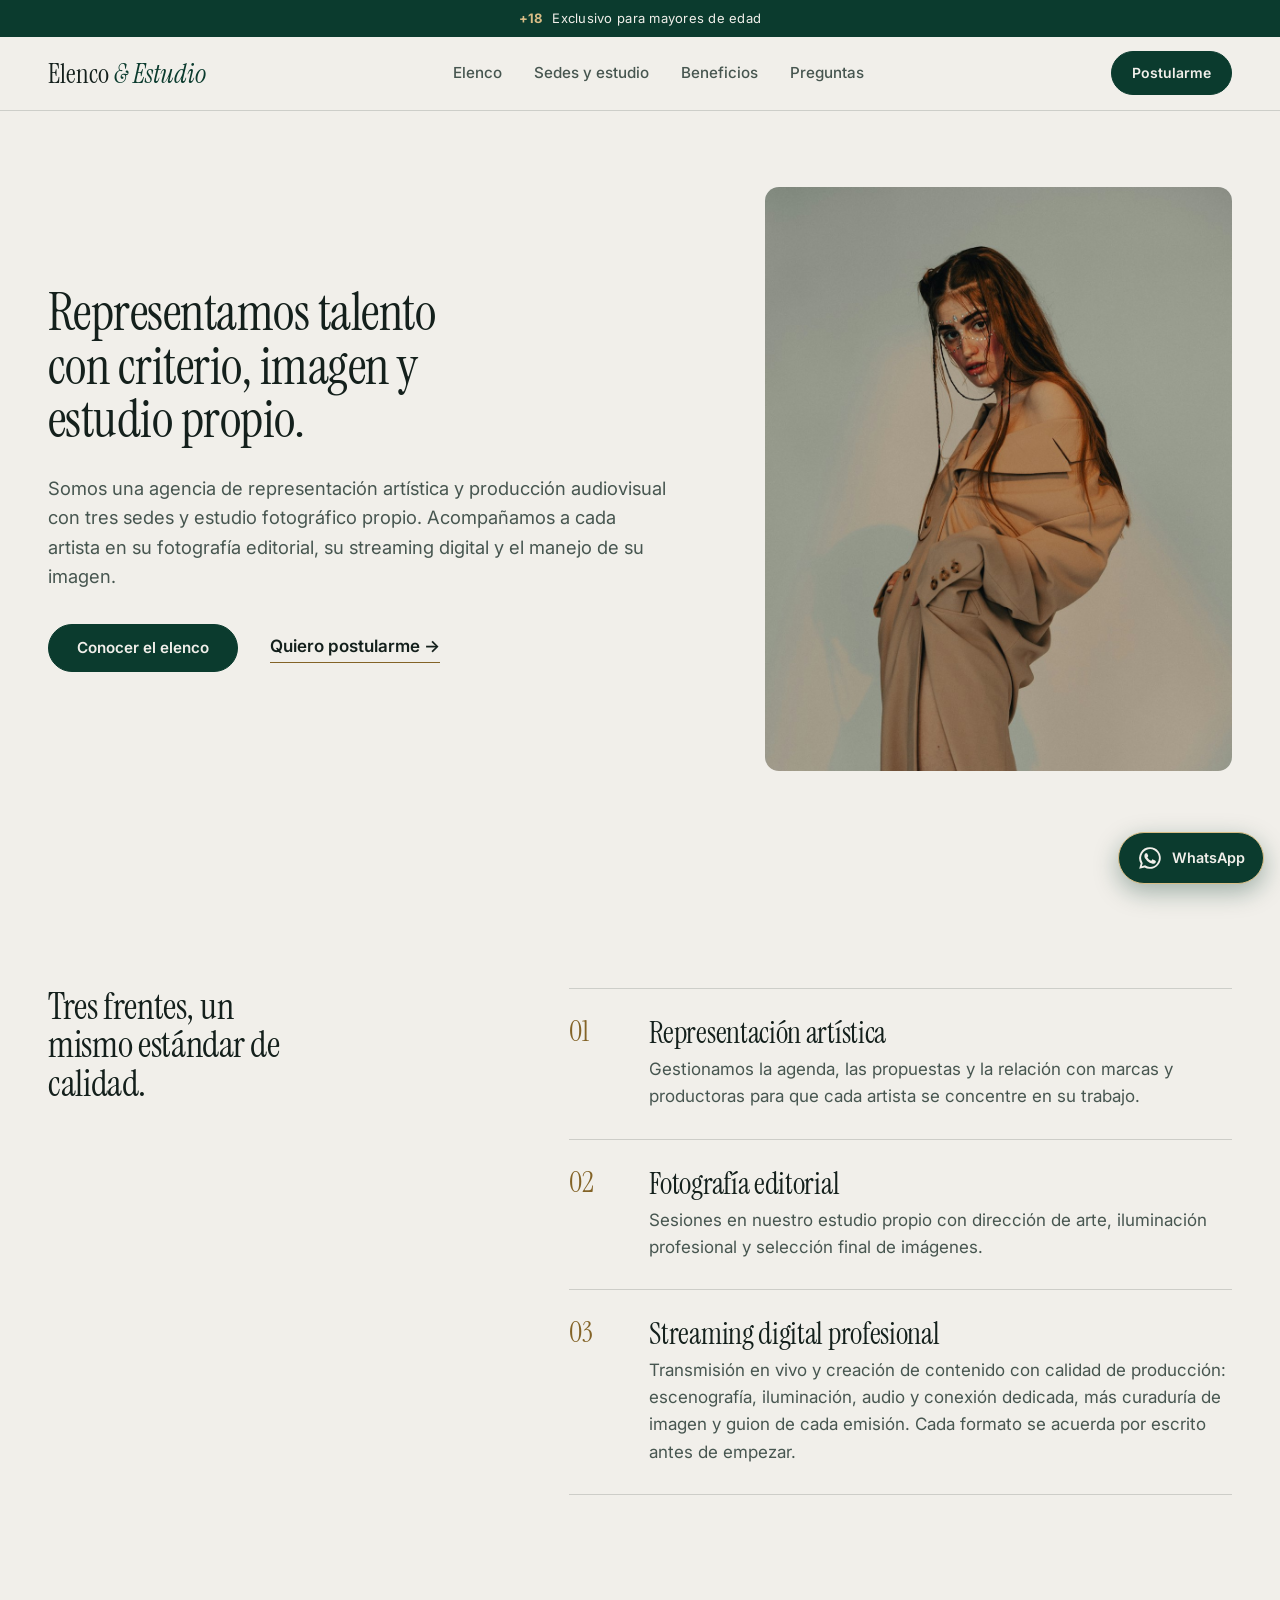
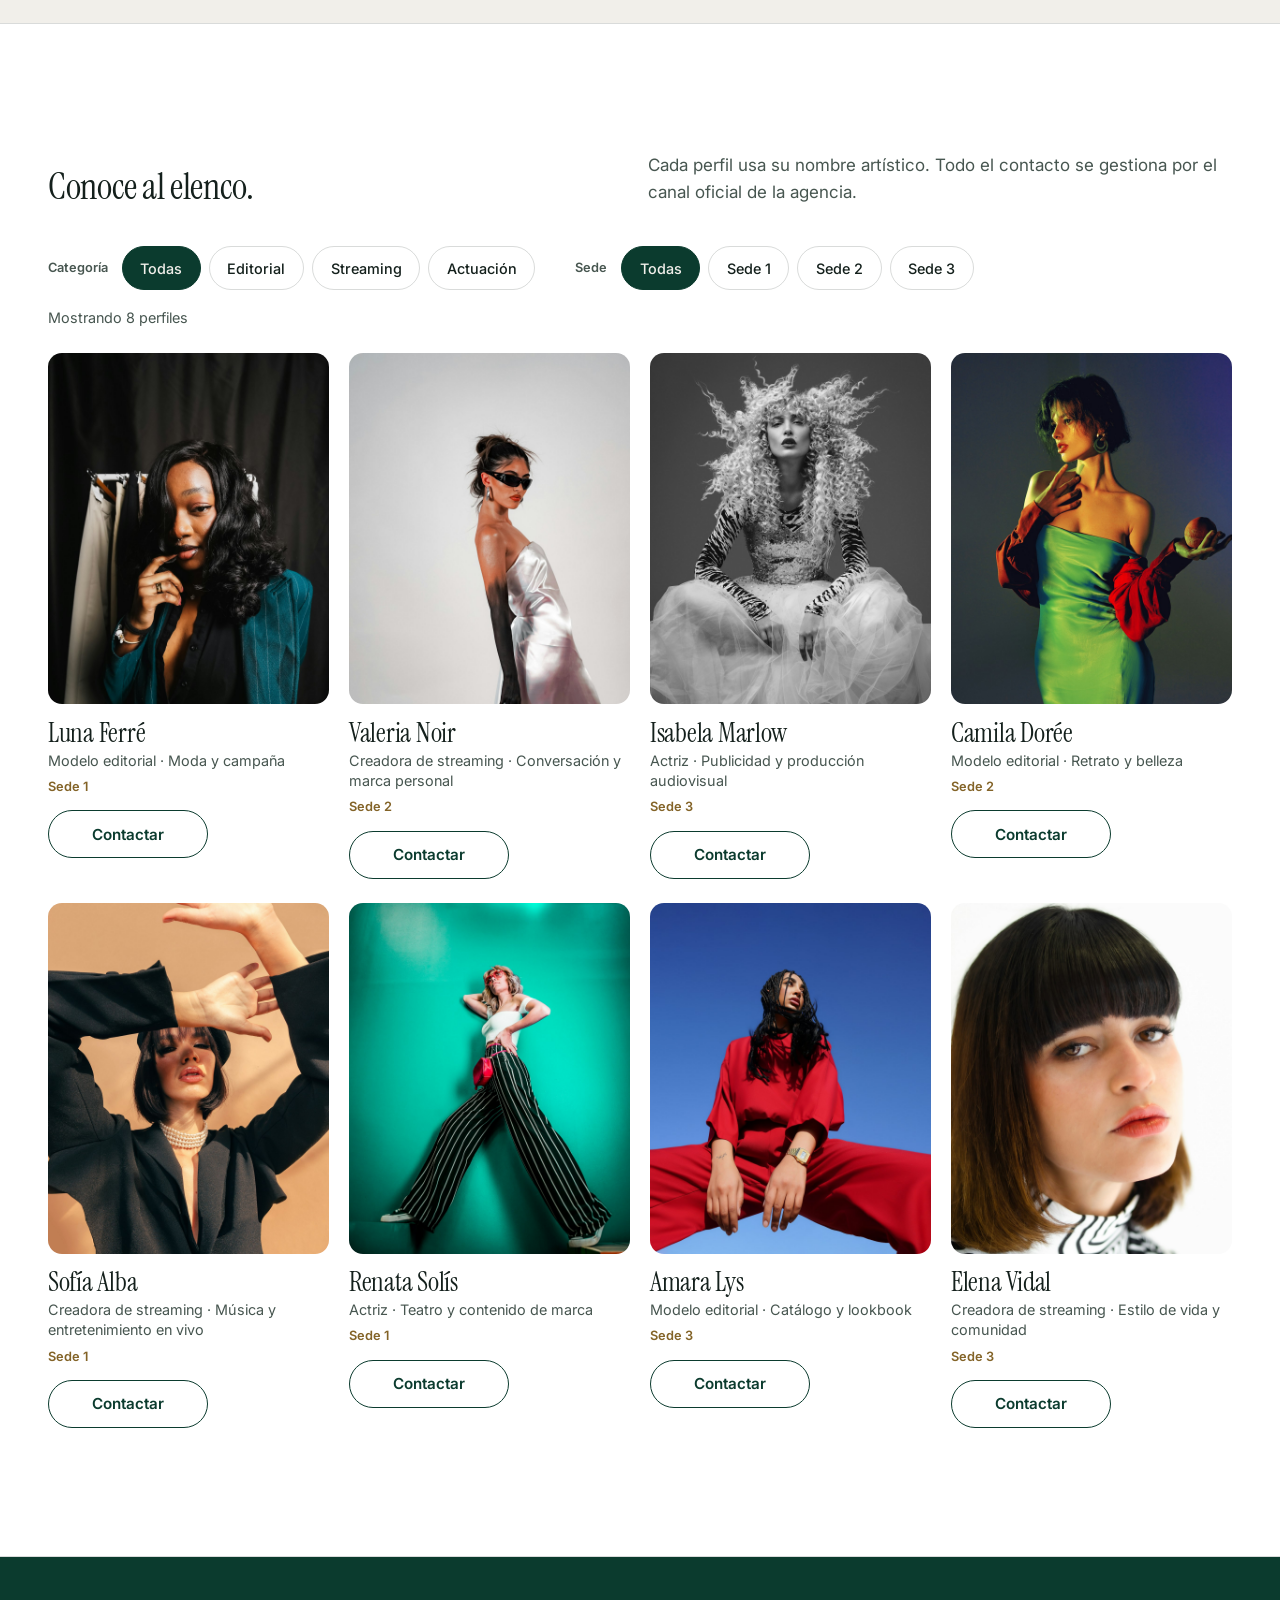
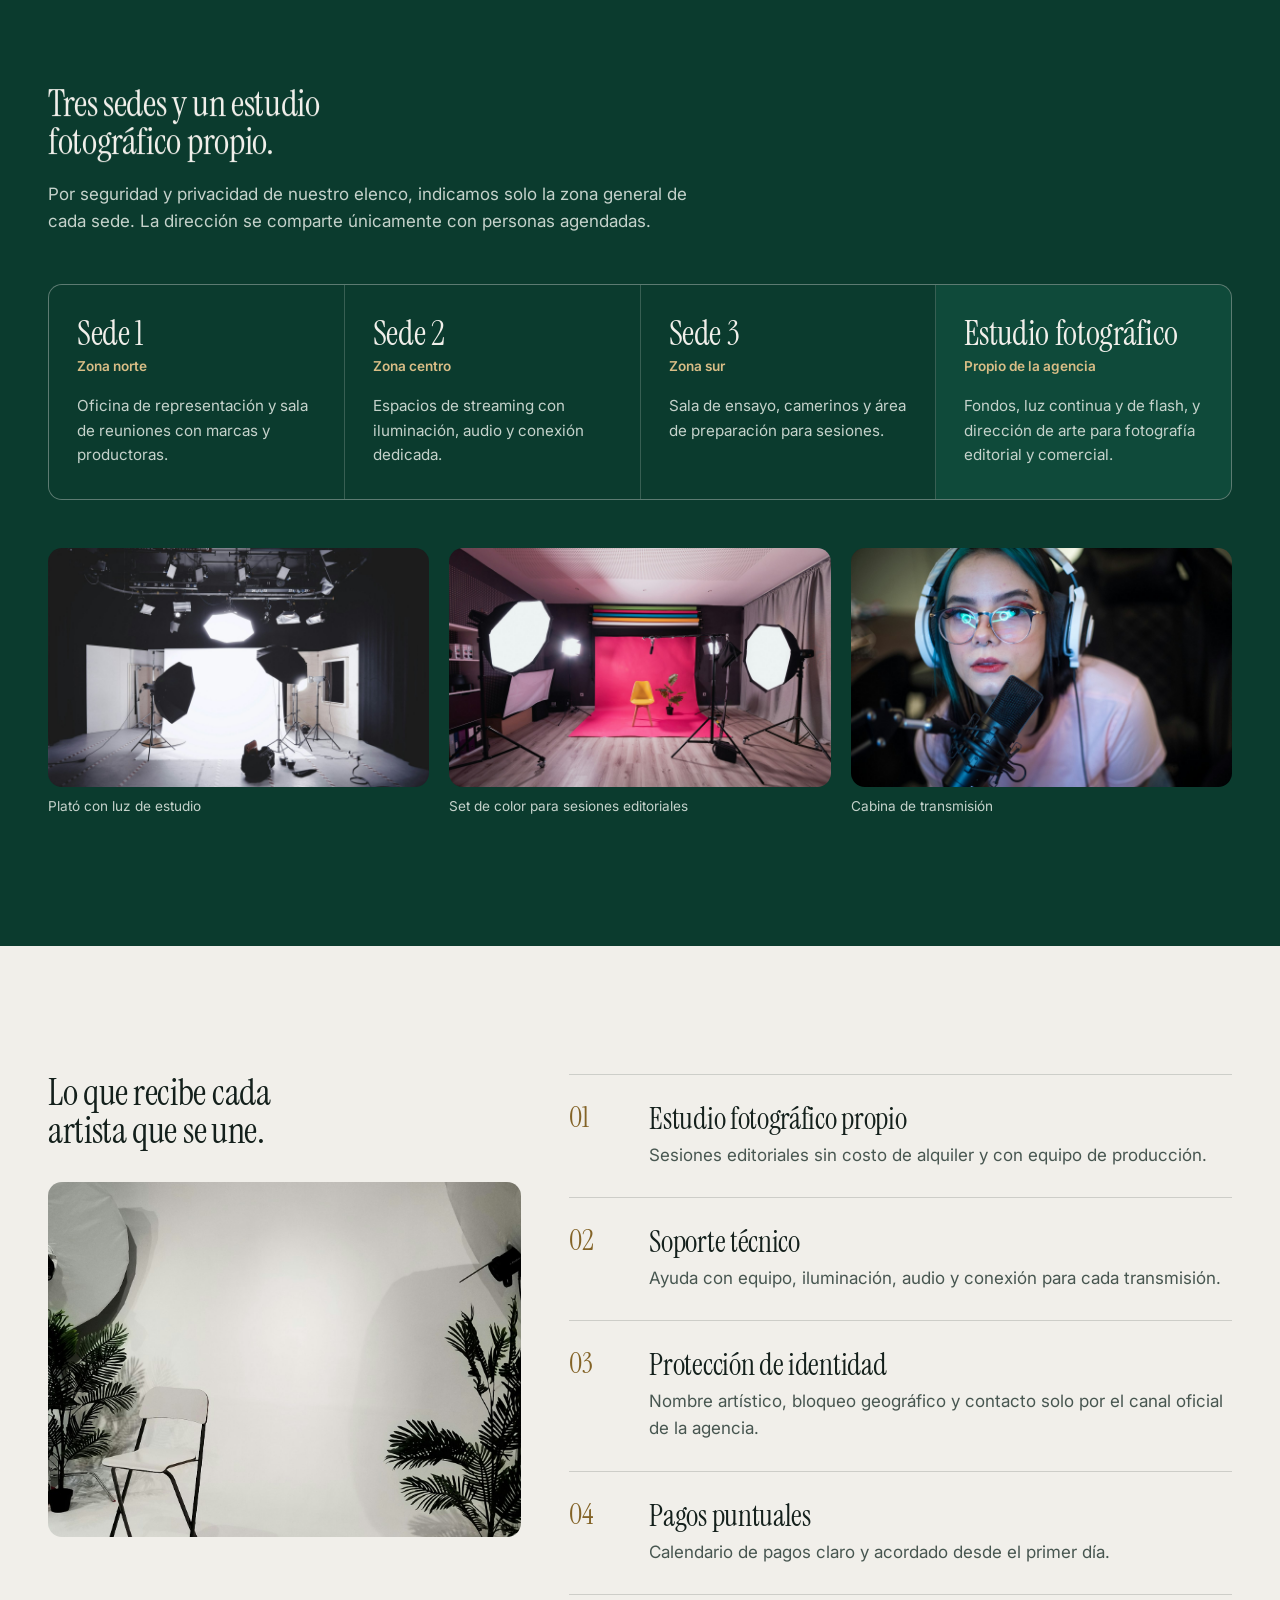
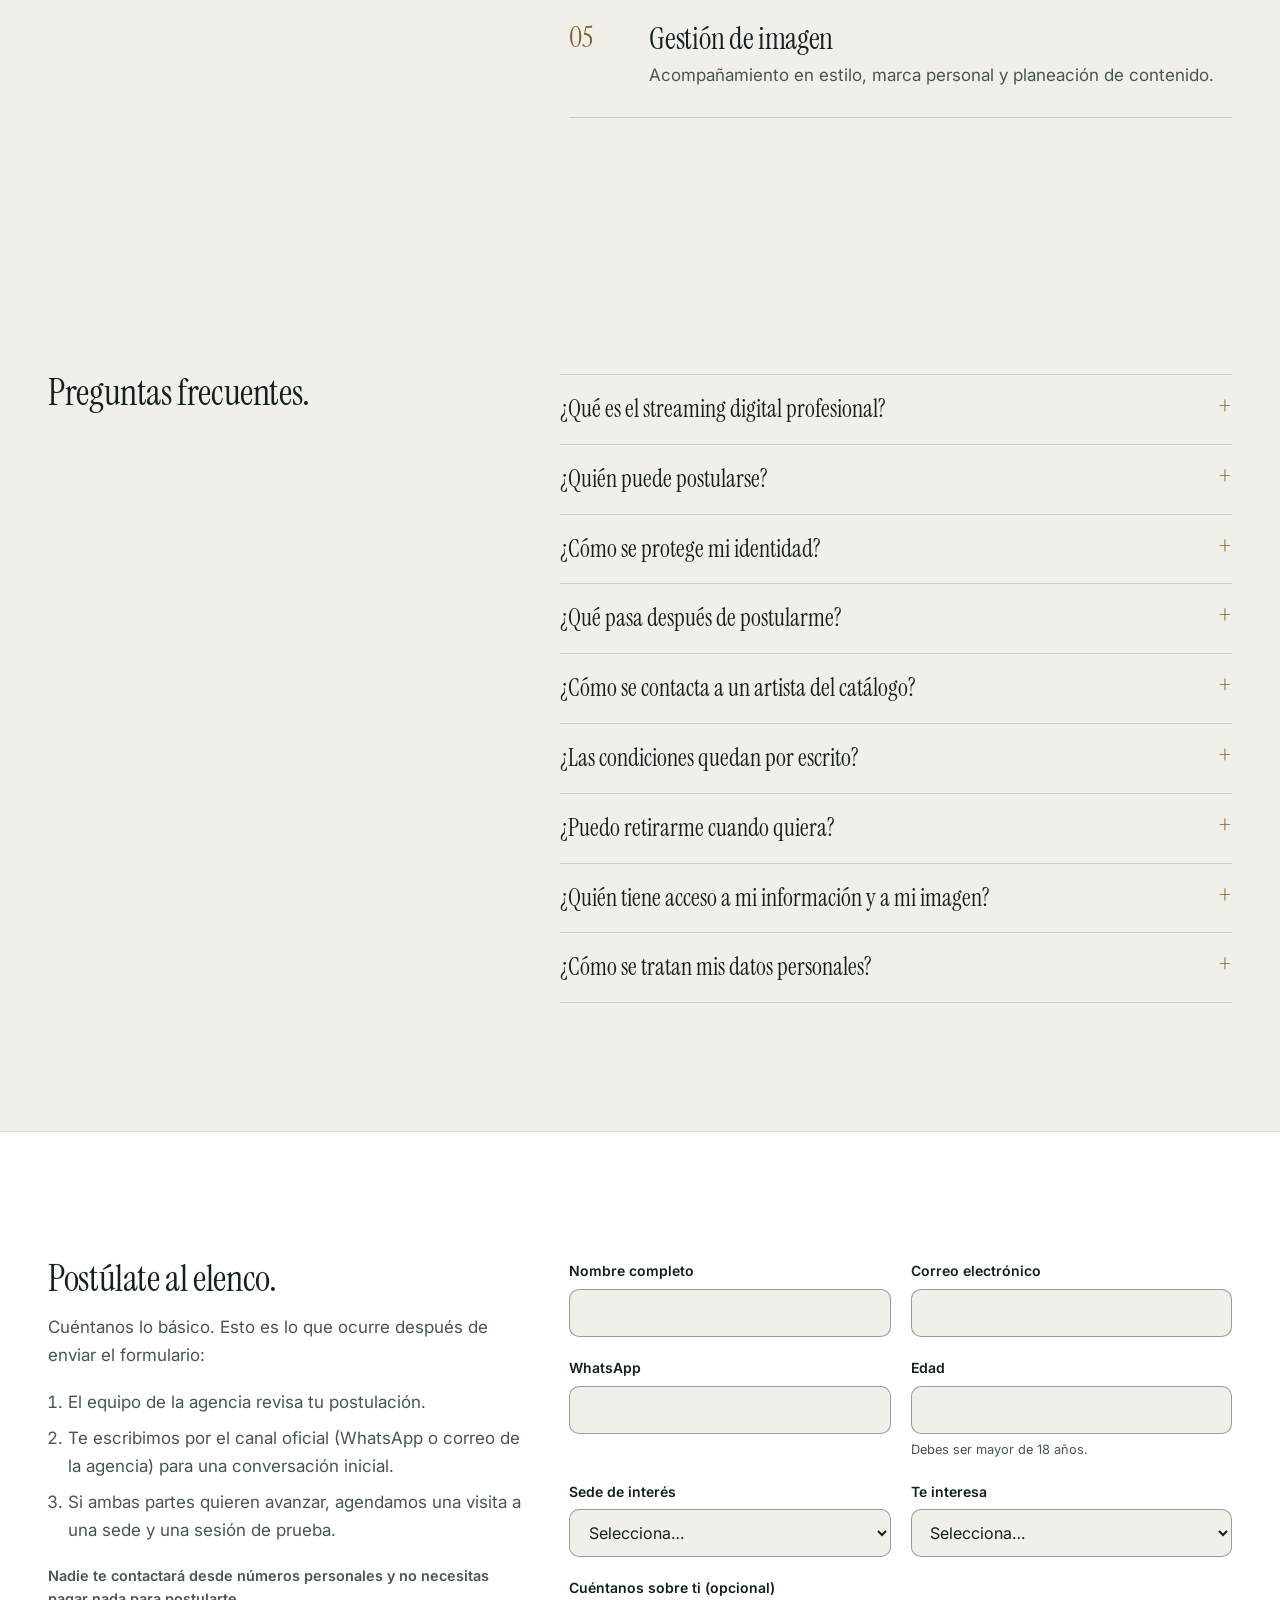
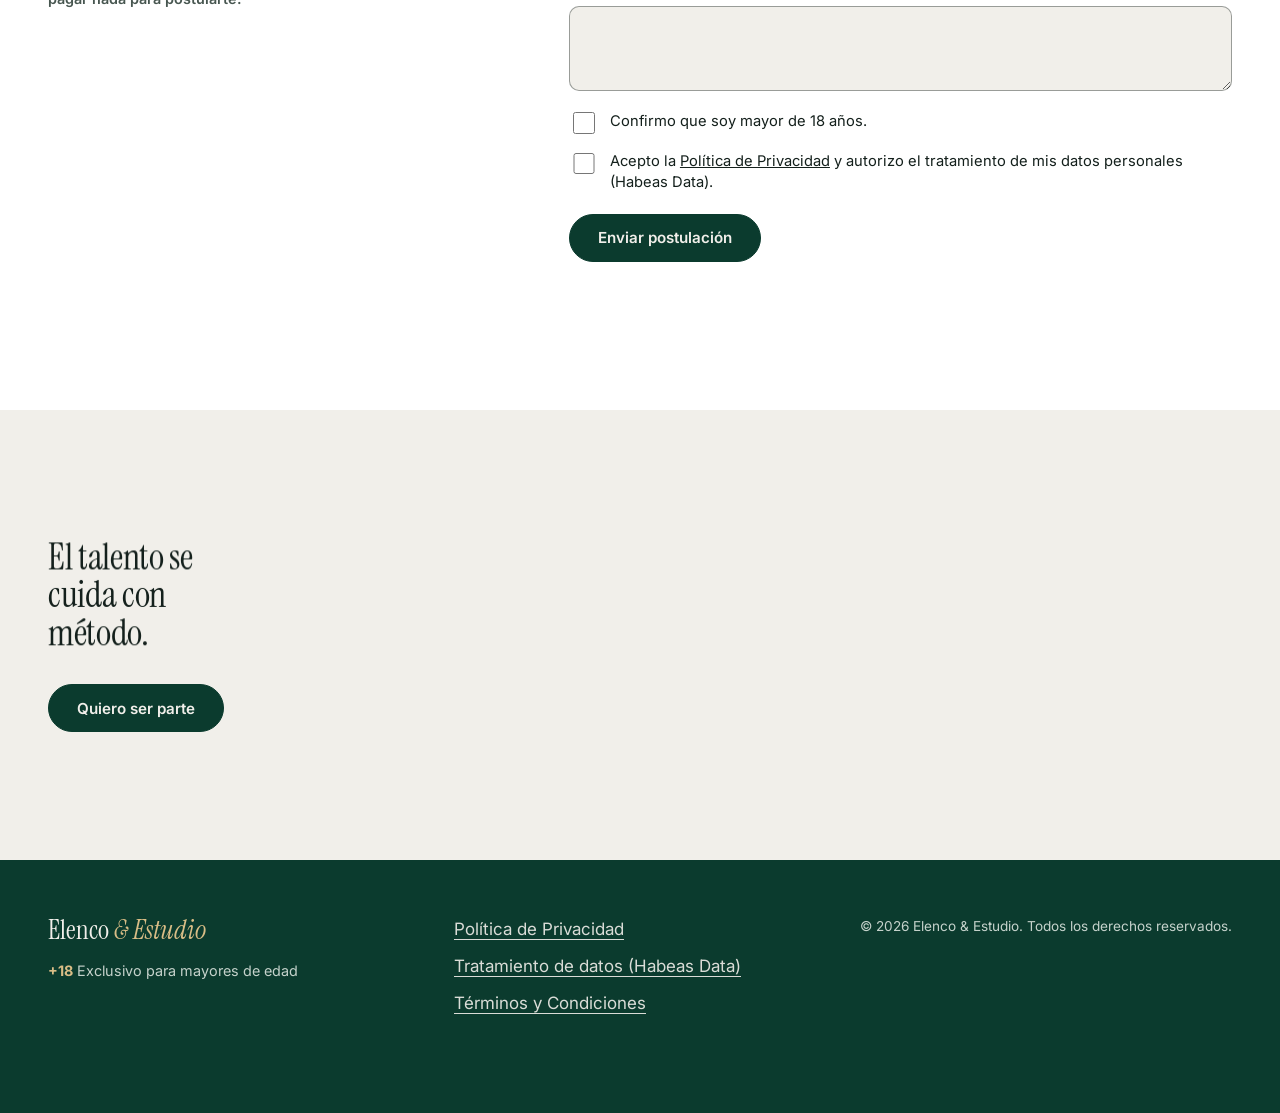
<file: opcion3-catalogo-elenco/index.html>
<!DOCTYPE html>
<html lang="es">
<head>
<meta charset="utf-8">
<meta name="viewport" content="width=device-width, initial-scale=1">
<title>Elenco &amp; Estudio · Representación artística, fotografía editorial y streaming digital</title>
<meta name="description" content="Agencia de representación de talento y producción audiovisual con 3 sedes y estudio fotográfico propio. Conoce al elenco o postúlate. Exclusivo para mayores de 18 años.">
<script>document.documentElement.classList.add('js')</script>
<link rel="preconnect" href="https://fonts.googleapis.com">
<link rel="preconnect" href="https://fonts.gstatic.com" crossorigin>
<link href="https://fonts.googleapis.com/css2?family=Instrument+Serif:ital@0;1&family=Inter:wght@400;500;600&display=swap" rel="stylesheet">
<link rel="stylesheet" href="css/motion-core.css">
<link rel="stylesheet" href="css/styles.css">
</head>
<body>

<a class="skip" href="#catalogo">Saltar al catálogo</a>
<div class="progress" data-progress aria-hidden="true"></div>

<div class="agebar" role="note"><strong>+18</strong> Exclusivo para mayores de edad</div>

<header class="header">
  <a class="brand" href="#inicio" aria-label="Elenco &amp; Estudio, inicio">Elenco <em>&amp; Estudio</em></a>
  <nav class="nav" aria-label="Principal">
    <a href="#catalogo">Elenco</a>
    <a href="#sedes">Sedes y estudio</a>
    <a href="#beneficios">Beneficios</a>
    <a href="#faq">Preguntas</a>
  </nav>
  <a class="btn btn--sm" href="#postulate">Postularme</a>
</header>

<main id="inicio">

  <!-- HERO -->
  <section class="hero wrap">
    <div class="hero__copy">
      <h1>Representamos talento con criterio, imagen y estudio propio.</h1>
      <p class="lead">Somos una agencia de representación artística y producción audiovisual con tres sedes y estudio fotográfico propio. Acompañamos a cada artista en su fotografía editorial, su streaming digital y el manejo de su imagen.</p>
      <div class="hero__cta">
        <a class="btn" href="#catalogo" data-magnetic="0.25">Conocer el elenco</a>
        <a class="link" href="#postulate">Quiero postularme <span aria-hidden="true">→</span></a>
      </div>
    </div>
    <figure class="hero__media parallax-wrap">
      <img data-parallax="0.12" src="assets/photos/hero.jpg" alt="Retrato editorial de una mujer de perfil con abrigo largo color arena sobre fondo neutro" width="1200" height="1500" fetchpriority="high">
    </figure>
  </section>

  <!-- QUÉ HACEMOS -->
  <section class="section wrap what" aria-labelledby="h-que">
    <h2 id="h-que" data-split="lines">Tres frentes, un mismo estándar de calidad.</h2>
    <ol class="what__list" data-stagger>
      <li><span class="num" aria-hidden="true">01</span><div><h3>Representación artística</h3><p>Gestionamos la agenda, las propuestas y la relación con marcas y productoras para que cada artista se concentre en su trabajo.</p></div></li>
      <li><span class="num" aria-hidden="true">02</span><div><h3>Fotografía editorial</h3><p>Sesiones en nuestro estudio propio con dirección de arte, iluminación profesional y selección final de imágenes.</p></div></li>
      <li><span class="num" aria-hidden="true">03</span><div><h3>Streaming digital profesional</h3><p>Transmisión en vivo y creación de contenido con calidad de producción: escenografía, iluminación, audio y conexión dedicada, más curaduría de imagen y guion de cada emisión. Cada formato se acuerda por escrito antes de empezar.</p></div></li>
    </ol>
  </section>

  <!-- CATÁLOGO -->
  <section class="section catalog" id="catalogo" aria-labelledby="h-cat">
    <div class="wrap">
      <div class="catalog__head">
        <h2 id="h-cat" data-split="lines">Conoce al elenco.</h2>
        <p>Cada perfil usa su nombre artístico. Todo el contacto se gestiona por el canal oficial de la agencia.</p>
      </div>

      <div class="filters" role="group" aria-label="Filtrar el elenco">
        <div class="filters__group" role="group" aria-label="Categoría">
          <span class="filters__label" id="lbl-cat">Categoría</span>
          <button type="button" class="chip" data-filter="cat" data-value="todas" aria-pressed="true">Todas</button>
          <button type="button" class="chip" data-filter="cat" data-value="editorial" aria-pressed="false">Editorial</button>
          <button type="button" class="chip" data-filter="cat" data-value="streaming" aria-pressed="false">Streaming</button>
          <button type="button" class="chip" data-filter="cat" data-value="actuacion" aria-pressed="false">Actuación</button>
        </div>
        <div class="filters__group" role="group" aria-label="Sede">
          <span class="filters__label" id="lbl-sede">Sede</span>
          <button type="button" class="chip" data-filter="sede" data-value="todas" aria-pressed="true">Todas</button>
          <button type="button" class="chip" data-filter="sede" data-value="1" aria-pressed="false">Sede 1</button>
          <button type="button" class="chip" data-filter="sede" data-value="2" aria-pressed="false">Sede 2</button>
          <button type="button" class="chip" data-filter="sede" data-value="3" aria-pressed="false">Sede 3</button>
        </div>
      </div>
      <p class="count" id="count" role="status" aria-live="polite">Mostrando 8 perfiles</p>

      <ul class="grid" id="grid">
        <li class="card" data-id="luna-ferre" data-cat="editorial" data-sede="1">
          <figure class="card__media"><img src="assets/photos/elenco-01.jpg" alt="Retrato editorial de Luna Ferré: mujer de cabello ondulado oscuro con blazer verde azulado sobre fondo de cortina negra" loading="lazy" width="800" height="1000"></figure>
          <div class="card__body"><h3>Luna Ferré</h3><p class="card__spec">Modelo editorial · Moda y campaña</p><p class="card__meta">Sede 1</p>
          <a class="btn btn--ghost btn--sm" href="https://wa.me/570000000000?text=Hola%2C%20quiero%20informaci%C3%B3n%20sobre%20el%20perfil%20art%C3%ADstico%20de%20Luna%20Ferr%C3%A9." data-contact="luna-ferre">Contactar</a></div>
        </li>
        <li class="card" data-id="valeria-noir" data-cat="streaming" data-sede="2">
          <figure class="card__media"><img src="assets/photos/elenco-02.jpg" alt="Retrato editorial de Valeria Noir: mujer de perfil con gafas oscuras y vestido satinado plateado sobre fondo gris claro" loading="lazy" width="800" height="1000"></figure>
          <div class="card__body"><h3>Valeria Noir</h3><p class="card__spec">Creadora de streaming · Conversación y marca personal</p><p class="card__meta">Sede 2</p>
          <a class="btn btn--ghost btn--sm" href="https://wa.me/570000000000?text=Hola%2C%20quiero%20informaci%C3%B3n%20sobre%20el%20perfil%20art%C3%ADstico%20de%20Valeria%20Noir." data-contact="valeria-noir">Contactar</a></div>
        </li>
        <li class="card" data-id="isabela-marlow" data-cat="actuacion" data-sede="3">
          <figure class="card__media"><img src="assets/photos/elenco-03.jpg" alt="Retrato editorial de Isabela Marlow: retrato en blanco y negro con melena rizada voluminosa y falda de tul" loading="lazy" width="800" height="1000"></figure>
          <div class="card__body"><h3>Isabela Marlow</h3><p class="card__spec">Actriz · Publicidad y producción audiovisual</p><p class="card__meta">Sede 3</p>
          <a class="btn btn--ghost btn--sm" href="https://wa.me/570000000000?text=Hola%2C%20quiero%20informaci%C3%B3n%20sobre%20el%20perfil%20art%C3%ADstico%20de%20Isabela%20Marlow." data-contact="isabela-marlow">Contactar</a></div>
        </li>
        <li class="card" data-id="camila-doree" data-cat="editorial" data-sede="2">
          <figure class="card__media"><img src="assets/photos/elenco-04.jpg" alt="Retrato editorial de Camila Dorée: mujer de pelo corto con vestido verde satinado y manga roja bajo luz de color" loading="lazy" width="800" height="1000"></figure>
          <div class="card__body"><h3>Camila Dorée</h3><p class="card__spec">Modelo editorial · Retrato y belleza</p><p class="card__meta">Sede 2</p>
          <a class="btn btn--ghost btn--sm" href="https://wa.me/570000000000?text=Hola%2C%20quiero%20informaci%C3%B3n%20sobre%20el%20perfil%20art%C3%ADstico%20de%20Camila%20Dor%C3%A9e." data-contact="camila-doree">Contactar</a></div>
        </li>
        <li class="card" data-id="sofia-alba" data-cat="streaming" data-sede="1">
          <figure class="card__media"><img src="assets/photos/elenco-05.jpg" alt="Retrato editorial de Sofía Alba: mujer de pelo corto con blazer negro y collar de perlas, manos frente al rostro, fondo durazno" loading="lazy" width="800" height="1000"></figure>
          <div class="card__body"><h3>Sofía Alba</h3><p class="card__spec">Creadora de streaming · Música y entretenimiento en vivo</p><p class="card__meta">Sede 1</p>
          <a class="btn btn--ghost btn--sm" href="https://wa.me/570000000000?text=Hola%2C%20quiero%20informaci%C3%B3n%20sobre%20el%20perfil%20art%C3%ADstico%20de%20Sof%C3%ADa%20Alba." data-contact="sofia-alba">Contactar</a></div>
        </li>
        <li class="card" data-id="renata-solis" data-cat="actuacion" data-sede="1">
          <figure class="card__media"><img src="assets/photos/elenco-06.jpg" alt="Retrato editorial de Renata Solís: mujer sobre fondo verde azulado con pantalón de rayas anchas y pose dinámica" loading="lazy" width="800" height="1000"></figure>
          <div class="card__body"><h3>Renata Solís</h3><p class="card__spec">Actriz · Teatro y contenido de marca</p><p class="card__meta">Sede 1</p>
          <a class="btn btn--ghost btn--sm" href="https://wa.me/570000000000?text=Hola%2C%20quiero%20informaci%C3%B3n%20sobre%20el%20perfil%20art%C3%ADstico%20de%20Renata%20Sol%C3%ADs." data-contact="renata-solis">Contactar</a></div>
        </li>
        <li class="card" data-id="amara-lys" data-cat="editorial" data-sede="3">
          <figure class="card__media"><img src="assets/photos/elenco-07.jpg" alt="Retrato editorial de Amara Lys: mujer con conjunto rojo sentada contra un cielo azul" loading="lazy" width="800" height="1000"></figure>
          <div class="card__body"><h3>Amara Lys</h3><p class="card__spec">Modelo editorial · Catálogo y lookbook</p><p class="card__meta">Sede 3</p>
          <a class="btn btn--ghost btn--sm" href="https://wa.me/570000000000?text=Hola%2C%20quiero%20informaci%C3%B3n%20sobre%20el%20perfil%20art%C3%ADstico%20de%20Amara%20Lys." data-contact="amara-lys">Contactar</a></div>
        </li>
        <li class="card" data-id="elena-vidal" data-cat="streaming" data-sede="3">
          <figure class="card__media"><img src="assets/photos/elenco-08.jpg" alt="Retrato editorial de Elena Vidal: mujer de cabello oscuro corto con flequillo recto y labios coral sobre fondo blanco" loading="lazy" width="800" height="1000"></figure>
          <div class="card__body"><h3>Elena Vidal</h3><p class="card__spec">Creadora de streaming · Estilo de vida y comunidad</p><p class="card__meta">Sede 3</p>
          <a class="btn btn--ghost btn--sm" href="https://wa.me/570000000000?text=Hola%2C%20quiero%20informaci%C3%B3n%20sobre%20el%20perfil%20art%C3%ADstico%20de%20Elena%20Vidal." data-contact="elena-vidal">Contactar</a></div>
        </li>
      </ul>
      <p class="empty" id="empty" hidden>No hay perfiles con esa combinación. Prueba con otra categoría o sede.</p>
    </div>
  </section>

  <!-- SEDES + ESTUDIO -->
  <section class="section band" id="sedes" aria-labelledby="h-sedes">
    <div class="wrap">
      <h2 id="h-sedes" data-split="lines">Tres sedes y un estudio fotográfico propio.</h2>
      <p class="band__lead">Por seguridad y privacidad de nuestro elenco, indicamos solo la zona general de cada sede. La dirección se comparte únicamente con personas agendadas.</p>
      <div class="sedes" data-stagger>
        <article class="sede"><h3>Sede 1</h3><p class="sede__zone">Zona norte</p><p>Oficina de representación y sala de reuniones con marcas y productoras.</p></article>
        <article class="sede"><h3>Sede 2</h3><p class="sede__zone">Zona centro</p><p>Espacios de streaming con iluminación, audio y conexión dedicada.</p></article>
        <article class="sede"><h3>Sede 3</h3><p class="sede__zone">Zona sur</p><p>Sala de ensayo, camerinos y área de preparación para sesiones.</p></article>
        <article class="sede sede--studio"><h3>Estudio fotográfico</h3><p class="sede__zone">Propio de la agencia</p><p>Fondos, luz continua y de flash, y dirección de arte para fotografía editorial y comercial.</p></article>
      </div>
      <div class="band__photos" data-stagger>
        <figure><img src="assets/photos/estudio-plato.jpg" alt="Plató de fotografía con fondo blanco, softboxes y trípodes de iluminación" loading="lazy" width="1600" height="1000"><figcaption>Plató con luz de estudio</figcaption></figure>
        <figure><img src="assets/photos/estudio-color.jpg" alt="Set fotográfico con fondo rosa, silla amarilla y luces octogonales" loading="lazy" width="1600" height="1000"><figcaption>Set de color para sesiones editoriales</figcaption></figure>
        <figure><img src="assets/photos/streaming.jpg" alt="Creadora con audífonos frente a un micrófono profesional durante una transmisión" loading="lazy" width="1600" height="1000"><figcaption>Cabina de transmisión</figcaption></figure>
      </div>
    </div>
  </section>

  <!-- BENEFICIOS -->
  <section class="section wrap benefits" id="beneficios" aria-labelledby="h-ben">
    <div class="benefits__title">
      <h2 id="h-ben" data-split="lines">Lo que recibe cada artista que se une.</h2>
      <figure class="benefits__photo"><img src="assets/photos/estudio-blanco.jpg" alt="Estudio fotográfico luminoso con fondo blanco, silla y plantas junto a una luz de estudio" loading="lazy" width="1600" height="1000"></figure>
    </div>
    <ol class="benefits__list" data-stagger>
      <li><span class="num" aria-hidden="true">01</span><div><h3>Estudio fotográfico propio</h3><p>Sesiones editoriales sin costo de alquiler y con equipo de producción.</p></div></li>
      <li><span class="num" aria-hidden="true">02</span><div><h3>Soporte técnico</h3><p>Ayuda con equipo, iluminación, audio y conexión para cada transmisión.</p></div></li>
      <li><span class="num" aria-hidden="true">03</span><div><h3>Protección de identidad</h3><p>Nombre artístico, bloqueo geográfico y contacto solo por el canal oficial de la agencia.</p></div></li>
      <li><span class="num" aria-hidden="true">04</span><div><h3>Pagos puntuales</h3><p>Calendario de pagos claro y acordado desde el primer día.</p></div></li>
      <li><span class="num" aria-hidden="true">05</span><div><h3>Gestión de imagen</h3><p>Acompañamiento en estilo, marca personal y planeación de contenido.</p></div></li>
    </ol>
  </section>

  <!-- FAQ -->
  <section class="section wrap faq" id="faq" aria-labelledby="h-faq">
    <h2 id="h-faq" data-split="lines">Preguntas frecuentes.</h2>
    <div class="faq__list">
      <details><summary>¿Qué es el streaming digital profesional?</summary><p>Es la transmisión en vivo y la creación de contenido con calidad de producción: escenografía, iluminación, audio y conexión dedicada, acompañadas de curaduría de imagen y guion. El formato de cada emisión se define contigo y se acuerda por escrito antes de empezar.</p></details>
      <details><summary>¿Quién puede postularse?</summary><p>Personas mayores de 18 años. Al enviar el formulario confirmas tu mayoría de edad y, si avanzas en el proceso, te pediremos un documento de identidad.</p></details>
      <details><summary>¿Cómo se protege mi identidad?</summary><p>Trabajas con un nombre artístico, aplicamos bloqueo geográfico cuando lo solicitas y todo contacto se gestiona por el canal oficial de la agencia, nunca por números personales.</p></details>
      <details><summary>¿Qué pasa después de postularme?</summary><p>Te escribimos para una conversación inicial. Luego se agenda una visita a una de nuestras sedes y una sesión fotográfica de prueba en el estudio.</p></details>
      <details><summary>¿Cómo se contacta a un artista del catálogo?</summary><p>Con el botón "Contactar" de cada perfil. Te lleva al WhatsApp comercial de la agencia con el nombre artístico ya escrito en el mensaje.</p></details>
      <details><summary>¿Las condiciones quedan por escrito?</summary><p>Sí. Antes de empezar recibes por escrito las condiciones de trabajo: formatos acordados, calendario y forma de pago. Puedes leerlas con calma y resolver tus dudas antes de firmar.</p></details>
      <details><summary>¿Puedo retirarme cuando quiera?</summary><p>Sí. Tu participación es voluntaria y puedes pedir pausar o terminar la colaboración y el retiro de tu perfil siguiendo lo acordado por escrito.</p></details>
      <details><summary>¿Quién tiene acceso a mi información y a mi imagen?</summary><p>Solo el equipo que gestiona tu perfil. Usamos nombre artístico, aplicamos bloqueo geográfico cuando lo solicitas y todo contacto pasa por el canal oficial de la agencia.</p></details>
      <details><summary>¿Cómo se tratan mis datos personales?</summary><p>Según nuestra Política de Privacidad y la ley de protección de datos (Habeas Data). Solo los usamos para gestionar tu postulación y puedes pedir su actualización o eliminación.</p></details>
    </div>
  </section>

  <!-- POSTULACIÓN -->
  <section class="section apply" id="postulate" aria-labelledby="h-apply">
    <div class="wrap apply__grid">
      <div class="apply__intro">
        <h2 id="h-apply" data-split="lines">Postúlate al elenco.</h2>
        <p>Cuéntanos lo básico. Esto es lo que ocurre después de enviar el formulario:</p>
        <ol class="steps">
          <li>El equipo de la agencia revisa tu postulación.</li>
          <li>Te escribimos por el canal oficial (WhatsApp o correo de la agencia) para una conversación inicial.</li>
          <li>Si ambas partes quieren avanzar, agendamos una visita a una sede y una sesión de prueba.</li>
        </ol>
        <p class="steps__note">Nadie te contactará desde números personales y no necesitas pagar nada para postularte.</p>
      </div>
      <form class="form" id="form" novalidate>
        <div class="field"><label for="f-nombre">Nombre completo</label><input id="f-nombre" name="nombre" type="text" autocomplete="name" required></div>
        <div class="field"><label for="f-correo">Correo electrónico</label><input id="f-correo" name="correo" type="email" autocomplete="email" required></div>
        <div class="field"><label for="f-tel">WhatsApp</label><input id="f-tel" name="telefono" type="tel" autocomplete="tel" inputmode="tel" required></div>
        <div class="field"><label for="f-edad">Edad</label><input id="f-edad" name="edad" type="number" min="18" max="99" inputmode="numeric" required><small>Debes ser mayor de 18 años.</small></div>
        <div class="field"><label for="f-sede">Sede de interés</label>
          <select id="f-sede" name="sede" required><option value="">Selecciona…</option><option>Sede 1</option><option>Sede 2</option><option>Sede 3</option></select></div>
        <div class="field"><label for="f-interes">Te interesa</label>
          <select id="f-interes" name="interes" required><option value="">Selecciona…</option><option>Fotografía editorial</option><option>Streaming digital</option><option>Actuación y producción</option></select></div>
        <div class="field field--full"><label for="f-msg">Cuéntanos sobre ti (opcional)</label><textarea id="f-msg" name="mensaje" rows="3"></textarea></div>
        <div class="checks field--full">
          <label class="check"><input type="checkbox" name="mayor" required><span>Confirmo que soy mayor de 18 años.</span></label>
          <label class="check"><input type="checkbox" name="habeas" id="habeas" required><span>Acepto la <a href="#" data-legal>Política de Privacidad</a> y autorizo el tratamiento de mis datos personales (Habeas Data).</span></label>
        </div>
        <div class="field--full"><button class="btn" type="submit">Enviar postulación</button></div>
        <p class="form__status" id="status" role="status" aria-live="polite"></p>
      </form>
    </div>
  </section>

  <section class="section wrap cta" aria-labelledby="h-cta">
    <h2 id="h-cta" data-split="lines">El talento se cuida con método.</h2>
    <a class="btn" href="#postulate" data-magnetic="0.25">Quiero ser parte</a>
  </section>
</main>

<footer class="footer">
  <div class="wrap footer__grid">
    <div><p class="brand brand--light">Elenco <em>&amp; Estudio</em></p><p class="footer__age"><strong>+18</strong> Exclusivo para mayores de edad</p></div>
    <nav class="footer__legal" aria-label="Legal">
      <a href="#" data-legal>Política de Privacidad</a>
      <a href="#" data-legal>Tratamiento de datos (Habeas Data)</a>
      <a href="#" data-legal>Términos y Condiciones</a>
    </nav>
    <p class="footer__copy">© 2026 Elenco &amp; Estudio. Todos los derechos reservados.</p>
  </div>
</footer>

<a class="wa" id="wa" href="https://wa.me/570000000000?text=Hola%2C%20quiero%20informaci%C3%B3n%20sobre%20la%20agencia." aria-label="Escribir a la agencia por WhatsApp">
  <svg width="26" height="26" viewBox="0 0 24 24" fill="currentColor" aria-hidden="true"><path d="M12 2a10 10 0 0 0-8.6 15.1L2 22l5-1.3A10 10 0 1 0 12 2Zm0 18.2a8.2 8.2 0 0 1-4.2-1.2l-.3-.2-3 .8.8-2.9-.2-.3A8.2 8.2 0 1 1 12 20.200Zm4.500-6.100c-.2-.1-1.500-.7-1.700-.8-.2-.1-.4-.1-.6.100-.2.200-.6.800-.8 1-.1.200-.3.200-.5.100a6.700 6.700 0 0 1-3.300-2.900c-.2-.4.200-.4.700-1.300.1-.2 0-.3 0-.5l-.8-1.800c-.2-.5-.4-.4-.6-.4h-.5c-.2 0-.5.100-.7.300-.2.300-.9.900-.9 2.200s.9 2.500 1 2.700c.1.200 1.800 2.800 4.500 3.900 1.700.7 2.300.7 3.200.6.500-.1 1.500-.6 1.700-1.200.2-.6.200-1.100.2-1.200-.1-.1-.2-.2-.5-.3Z"/></svg>
  <span>WhatsApp</span>
</a>

<dialog class="modal" id="modal" aria-labelledby="m-name" data-lenis-prevent>
  <form method="dialog" class="modal__close"><button class="icon-btn" aria-label="Cerrar">×</button></form>
  <div class="modal__body">
    <figure class="modal__media"><img id="m-img" alt="" width="800" height="1000"></figure>
    <div>
      <p class="modal__kicker" id="m-meta"></p>
      <h2 id="m-name"></h2>
      <p id="m-spec"></p>
      <p class="modal__note">Todo contacto se gestiona por el canal oficial de la agencia. Nunca compartimos números personales de nuestros artistas.</p>
      <a class="btn" id="m-wa" href="#" target="_blank" rel="noopener">Escribir a la agencia por WhatsApp</a>
    </div>
  </div>
</dialog>

<script src="js/gsap.min.js"></script>
<script src="js/ScrollTrigger.min.js"></script>
<script src="js/lenis.min.js"></script>
<script src="js/motion-core.js"></script>
<script src="js/app.js"></script>
</body>
</html>
</file>
<file: opcion1-landing-talento/css/motion-core.css>
/* motion-core.css · diseno-web-pro — estilos de soporte para motion-core.js
   Añade en <head>, ANTES de tus estilos:  <script>document.documentElement.classList.add('js')</script> */

/* Lenis (esenciales) */
html.lenis, html.lenis body { height: auto; }
.lenis.lenis-smooth { scroll-behavior: auto !important; }
.lenis.lenis-smooth [data-lenis-prevent] { overscroll-behavior: contain; }
.lenis.lenis-stopped { overflow: clip; }
.lenis.lenis-smooth iframe { pointer-events: none; }

.sr-only { position: absolute; width: 1px; height: 1px; margin: -1px; padding: 0; overflow: hidden; clip: rect(0 0 0 0); white-space: nowrap; border: 0; }

/* Texto con máscara: oculto hasta que se divide (si no hay JS, se ve normal) */
.js [data-split]:not(.is-split), .js [data-words-scrub]:not(.is-split) { visibility: hidden; }
.w { display: inline-block; overflow: hidden; vertical-align: top; padding: 0.04em 0.06em 0.14em; margin: -0.04em -0.06em -0.14em; }
.wi, .c { display: inline-block; will-change: transform; }

/* Failsafe: si algo falla, todo queda visible */
.motion-failsafe [data-split], .motion-failsafe [data-reveal], .motion-failsafe [data-stagger] > *,
.motion-failsafe [data-words-scrub] { opacity: 1 !important; visibility: visible !important; transform: none !important; clip-path: none !important; }
.motion-failsafe .wi, .motion-failsafe .c { transform: none !important; }

/* Parallax: el contenedor recorta, la imagen es más alta */
.parallax-wrap { overflow: hidden; position: relative; }
.parallax-wrap > [data-parallax] { height: 118%; width: 100%; object-fit: cover; }

/* Marquee */
[data-marquee] { overflow: hidden; white-space: nowrap; }
[data-marquee] > * { display: flex; width: max-content; will-change: transform; }
[data-marquee] > * > * { display: flex; flex: none; align-items: center; gap: 2rem; padding-right: 2rem; }

/* Scroll horizontal (móvil: scroll nativo) */
[data-horizontal-track] { display: flex; gap: 1.5rem; will-change: transform; }
@media (max-width: 899px) { [data-horizontal] { overflow-x: auto; } }

/* Cursor */
.cursor { position: fixed; left: 0; top: 0; z-index: 9999; pointer-events: none; width: 14px; height: 14px; border-radius: 50%;
  background: currentColor; mix-blend-mode: difference; color: #fff; opacity: 0; display: grid; place-items: center;
  transition: width .25s, height .25s, opacity .2s; }
.cursor.is-on { opacity: 1; }
.cursor.is-hover { width: 44px; height: 44px; }
.cursor.has-label { width: 88px; height: 88px; }
.cursor__label { font: 600 .75rem/1 system-ui, sans-serif; color: #000; mix-blend-mode: normal; text-transform: uppercase; letter-spacing: .06em; }

/* Preloader */
.preloader { position: fixed; inset: 0; z-index: 10000; display: grid; place-items: center; background: var(--bg, #000); color: var(--text, #fff); }
.preloader__count { font: 500 clamp(4rem, 14vw, 12rem)/1 var(--font-display, serif); font-variant-numeric: tabular-nums; }

[data-tilt] { transform-style: preserve-3d; }

@media (prefers-reduced-motion: reduce) {
  .preloader { display: none; }
  .js [data-split]:not(.is-split), .js [data-words-scrub]:not(.is-split) { visibility: visible; }
}
</file>
<file: opcion1-landing-talento/css/styles.css>
/* Opción 1 · Plan 1A — Colorimetría Umbra: negro cálido y dorado (página oscura) */
:root{
  color-scheme:dark;
  --bg:#0E0D0B; --surface:#1A1814; --deep:#14120F; --text:#F2EDE4; --muted:#B8B0A2;
  --wine:#C9A96A; --wine-dark:#E0C791; --on-wine:#0E0D0B; --brass:#C9A96A; --brass-soft:#E0C791;
  --line:color-mix(in srgb,var(--text) 16%,transparent);
  --font-display:"DM Serif Display",Georgia,serif; --font-sans:"DM Sans",system-ui,sans-serif;
  --gutter:clamp(1.1rem,4.5vw,3.5rem); --radius:18px;
}
*,*::before,*::after{box-sizing:border-box}
html{scroll-padding-top:5.5rem}
body{margin:0;background:var(--bg);color:var(--text);font:400 1.0625rem/1.65 var(--font-sans);-webkit-font-smoothing:antialiased;overflow-x:hidden}
img{max-width:100%;display:block}
h1,h2,h3{font-family:var(--font-display);font-weight:400;line-height:1.02;letter-spacing:-.015em;margin:0}
p{margin:0 0 1rem;max-width:62ch}
a{color:inherit}
:focus-visible{outline:3px solid var(--wine);outline-offset:3px;border-radius:4px}
.on-wine :focus-visible,.band :focus-visible,.footer :focus-visible,.topbar :focus-visible{outline-color:var(--text)}
.wrap{padding-inline:var(--gutter);max-width:1360px;margin-inline:auto}
.section{padding-block:clamp(4.5rem,10vw,8.5rem)}
.sr-only{position:absolute;width:1px;height:1px;overflow:hidden;clip:rect(0 0 0 0);white-space:nowrap}
.skip{position:absolute;left:-9999px;top:0;background:var(--wine);color:var(--on-wine);padding:.75rem 1rem;z-index:100}
.skip:focus{left:1rem;top:1rem}
.small{font-size:.9rem;color:var(--muted)}
.rule{display:block;width:3.5rem;height:2px;background:var(--brass);margin-bottom:1.5rem}

/* Aviso +18 */
.topbar{background:var(--deep);border-bottom:1px solid var(--line);color:var(--text);text-align:center;font:500 .85rem/1.3 var(--font-sans);letter-spacing:.04em;padding:.6rem var(--gutter)}
.topbar b{font-weight:700;border:1px solid var(--wine);color:var(--wine);border-radius:999px;padding:.05rem .5rem;margin-right:.5rem}

/* Header */
.header{position:sticky;top:0;z-index:40;background:color-mix(in srgb,var(--bg) 92%,transparent);backdrop-filter:blur(10px);border-bottom:1px solid var(--line)}
.header .wrap{display:flex;align-items:center;justify-content:space-between;gap:1rem;min-height:4.25rem}
.brand{font:400 1.5rem/1 var(--font-display);text-decoration:none;color:var(--wine)}
.nav{display:flex;align-items:center;gap:1.75rem}
.nav a{text-decoration:none;font-weight:500;font-size:.95rem;padding:.4rem 0;border-bottom:1.5px solid transparent}
.nav a:hover{border-color:var(--wine)}
.nav .btn{border-bottom:0}
@media(max-width:820px){.nav a:not(.btn){display:none}}

/* Botones */
.btn{display:inline-flex;align-items:center;justify-content:center;gap:.6rem;min-height:3.1rem;padding:0 1.9rem;border-radius:999px;background:var(--wine);color:var(--on-wine);font:600 1rem/1 var(--font-sans);text-decoration:none;border:2px solid var(--wine);cursor:pointer;transition:background-color .25s,color .25s,transform .25s}
.btn:hover{background:var(--wine-dark);border-color:var(--wine-dark);color:var(--on-wine)}
.btn:active{transform:translateY(1px)}
.btn--ghost{background:transparent;color:var(--wine)}
.btn--ghost:hover{background:var(--wine);color:var(--on-wine)}
.btn--light{background:var(--text);color:var(--on-wine);border-color:var(--text)}
.btn--light:hover{background:var(--surface);border-color:var(--brass-soft);color:var(--on-wine)}
.btn--sm{min-height:2.6rem;padding:0 1.3rem;font-size:.92rem}

/* Hero */
.hero{padding-block:clamp(2.5rem,6vw,5rem) clamp(3rem,7vw,6rem)}
.hero__grid{display:grid;gap:2.5rem;align-items:center}
@media(min-width:960px){.hero__grid{grid-template-columns:1.15fr .85fr;gap:4rem}}
.hero h1{font-size:clamp(2.1rem,1.5rem + 2.2vw,3.4rem)}
.hero h1 em{font-style:italic;color:var(--wine);position:relative;white-space:nowrap}
.hero h1 em svg{position:absolute;left:0;bottom:-.12em;width:100%;height:.22em;overflow:visible}
.hero h1 em path{fill:none;stroke:var(--brass);stroke-width:5;stroke-linecap:round}
.hero__lead{font-size:clamp(1.1rem,1rem + .5vw,1.3rem);color:var(--muted);margin:1.75rem 0 2rem;max-width:48ch}
.hero__cta{display:flex;flex-wrap:wrap;gap:1rem;align-items:center}
.hero__note{margin-top:1.75rem;display:inline-flex;align-items:center;gap:.7rem;font-size:.92rem;color:var(--muted)}
.hero__note b{color:var(--wine);border:1.5px solid var(--wine);border-radius:999px;padding:.1rem .6rem;font-weight:700}
.hero__media{position:relative}
.arch{aspect-ratio:4/5;border-radius:999px 999px var(--radius) var(--radius);overflow:hidden;background:var(--surface)}
.arch img{width:100%;height:118%;margin-top:-9%;object-fit:cover;object-position:50% 30%}
.hero__tag{position:absolute;left:-1rem;bottom:2rem;background:var(--surface);border:1px solid var(--line);border-radius:var(--radius);padding:1rem 1.25rem;box-shadow:0 18px 40px -22px rgba(0,0,0,.6);max-width:15rem}
.hero__tag strong{display:block;font:400 1.25rem/1.15 var(--font-display);color:var(--wine)}
.hero__tag span{font-size:.85rem;color:var(--muted)}
@media(max-width:959px){.hero__tag{left:.5rem}}

/* Afirmaciones */
.claims{border-block:1px solid var(--line);background:var(--surface)}
.claims .wrap{display:grid;gap:1.5rem;padding-block:clamp(2.5rem,5vw,4rem)}
@media(min-width:900px){.claims .wrap{grid-template-columns:repeat(3,1fr);gap:3rem}}
.claims h2{font-size:clamp(1.4rem,1.1rem + 1vw,1.9rem);margin-bottom:.6rem}
.claims p{color:var(--muted);margin:0}

/* Títulos de sección */
.sec-title{font-size:clamp(1.7rem,1.3rem + 1.3vw,2.4rem);max-width:24ch;margin-bottom:1.25rem}
.sec-lead{color:var(--muted);font-size:1.15rem;max-width:56ch}

/* Sedes (banda burdeos) */
.band{background:var(--surface);color:var(--text);border-block:1px solid var(--line)}
.band .sec-lead,.band .small{color:var(--muted)}
.band .rule{background:var(--surface)}
.sedes{display:grid;gap:1.25rem;margin-top:3rem}
@media(min-width:900px){.sedes{grid-template-columns:repeat(3,1fr);gap:1.5rem}}
.sede__img{margin:-1.75rem -1.75rem .25rem;aspect-ratio:16/10;overflow:hidden;border-radius:var(--radius) var(--radius) 0 0}
.sede__img img{width:100%;height:100%;object-fit:cover}
.sede{border:1px solid color-mix(in srgb,var(--text) 28%,transparent);border-radius:var(--radius);padding:1.75rem;display:flex;flex-direction:column;gap:1rem;background:color-mix(in srgb,var(--text) 6%,transparent)}
.sede__n{font:400 3.5rem/1 var(--font-display);color:var(--brass-soft)}
.sede h3{font-size:1.7rem}
.sede p{margin:0;color:color-mix(in srgb,var(--text) 86%,transparent)}
.sede ul{list-style:none;margin:auto 0 0;padding:1rem 0 0;border-top:1px solid color-mix(in srgb,var(--text) 24%,transparent);display:grid;gap:.35rem;font-size:.95rem}
.sede li::before{content:"—";margin-right:.6rem;color:var(--brass-soft)}

/* Beneficios */
.benef{display:grid;gap:3rem;margin-top:.5rem}
@media(min-width:960px){.benef{grid-template-columns:5fr 7fr;gap:5rem}.benef__head{position:sticky;top:7rem;align-self:start}}
.benef ol{list-style:none;margin:0;padding:0}
.benef li{display:grid;grid-template-columns:3.2rem 1fr;gap:1rem 1.25rem;padding-block:1.9rem;border-top:1px solid var(--line)}
.benef li:last-child{border-bottom:1px solid var(--line)}
.benef .num{font:400 1.9rem/1 var(--font-display);color:var(--brass)}
.benef h3{font-size:clamp(1.55rem,1.2rem + 1vw,2.1rem);margin-bottom:.45rem}
.benef p{color:var(--muted);margin:0}

/* Imágenes de apoyo */
.media{margin:2rem 0 0;border-radius:var(--radius);overflow:hidden;background:var(--surface);aspect-ratio:4/3}
.media img{width:100%;height:100%;object-fit:cover;object-position:50% 60%}
.banner{margin:2.5rem 0 0;border-radius:var(--radius);overflow:hidden;aspect-ratio:21/9;background:var(--surface)}
.banner img{width:100%;height:100%;object-fit:cover}
@media(max-width:600px){.banner{aspect-ratio:4/3}}

/* Preguntas frecuentes */
.faq{display:grid;gap:2.5rem}
@media(min-width:960px){.faq{grid-template-columns:5fr 7fr;gap:5rem}}
.faq__list{border-top:1px solid var(--line)}
.faq details{border-bottom:1px solid var(--line)}
.faq summary{cursor:pointer;list-style:none;display:flex;justify-content:space-between;gap:1rem;align-items:center;padding:1.3rem 0;font:400 clamp(1.25rem,1.05rem + .8vw,1.65rem)/1.2 var(--font-display)}
.faq summary::-webkit-details-marker{display:none}
.faq summary::after{content:"+";flex:none;font:400 1.8rem/1 var(--font-sans);color:var(--wine);transition:transform .25s}
.faq details[open] summary::after{transform:rotate(45deg)}
.faq details p{color:var(--muted);margin:0 0 1.4rem;max-width:60ch}

/* Marcas y productores */
.brands{padding-block:clamp(3.5rem,7vw,6rem) clamp(3.5rem,7vw,6rem)}
.brands__box{background:var(--surface);border:1px solid var(--line);color:var(--text);border-radius:24px;padding:clamp(1.75rem,4vw,3.5rem);display:grid;gap:1.75rem;align-items:center}
@media(min-width:900px){.brands__box{grid-template-columns:1fr auto;gap:3rem}}
.brands__box .sec-title{font-size:clamp(1.7rem,1.3rem + 1.3vw,2.4rem);max-width:26ch;margin-bottom:.75rem}
.brands__box p{margin:0;color:color-mix(in srgb,var(--text) 86%,transparent)}

/* Galería editorial (grilla de composición fija) */
.gallery{display:grid;grid-template-columns:repeat(3,1fr);grid-auto-rows:clamp(11rem,19vw,17rem);gap:1.25rem;margin-top:3rem}
.shot{margin:0;border-radius:var(--radius);overflow:hidden;background:var(--surface)}
.shot img{width:100%;height:100%;object-fit:cover}
.shot:nth-child(1){grid-column:1;grid-row:1/3}
.shot:nth-child(2){grid-column:2;grid-row:2}
.shot:nth-child(3){grid-column:2/4;grid-row:1}
.shot:nth-child(4){grid-column:1;grid-row:3}
.shot:nth-child(5){grid-column:3;grid-row:2/4}
.shot:nth-child(6){grid-column:2;grid-row:3}
@media(max-width:800px){
  .gallery{grid-template-columns:repeat(2,1fr);grid-auto-rows:9.5rem;gap:.75rem;grid-auto-flow:dense}
  .shot:nth-child(n){grid-column:auto;grid-row:auto}
  .shot:nth-child(1),.shot:nth-child(5),.shot:nth-child(6){grid-row:span 2}
  .shot:nth-child(3){grid-column:span 2}
}

/* Requisitos */
.req{background:var(--surface);border-block:1px solid var(--line)}
.req__grid{display:grid;gap:3rem}
@media(min-width:960px){.req__grid{grid-template-columns:7fr 5fr;gap:5rem;align-items:start}}
.req [data-words-scrub]{font:400 clamp(1.4rem,1.1rem + 1vw,1.9rem)/1.15 var(--font-display);max-width:22ch;margin:0}
.req ul{list-style:none;margin:0;padding:0;display:grid;gap:.9rem}
.req li{display:flex;gap:.9rem;align-items:flex-start;padding:1.1rem 1.25rem;border:1px solid var(--line);border-radius:14px;background:var(--bg)}
.req li svg{flex:none;width:1.4rem;height:1.4rem;margin-top:.15rem;stroke:var(--wine)}
.req li b{display:block}
.req .legal18{margin-top:1.5rem;padding:1rem 1.25rem;border-radius:14px;background:var(--wine);color:var(--on-wine);font-weight:600}

/* Pasos */
.steps{position:relative;display:grid;gap:2.5rem;margin-top:3rem}
.steps svg.line{position:absolute;overflow:visible}
.steps svg.line--v{left:calc(1.3rem - 1px);top:1.5rem;height:calc(100% - 3rem);width:2px}
.steps svg.line--h{display:none;left:1.3rem;top:calc(1.3rem - 1px);width:calc(100% - 2.6rem);height:2px}
.steps line{stroke:var(--wine);stroke-width:2;stroke-dasharray:1;stroke-dashoffset:0}
.js .steps line{stroke-dashoffset:1}
.step{position:relative;align-content:start;display:grid;grid-template-columns:2.6rem 1fr;gap:1.5rem;align-items:start}
.step i{font:400 1.2rem/1 var(--font-display);font-style:normal;width:2.6rem;height:2.6rem;border-radius:50%;background:var(--bg);border:2px solid var(--wine);color:var(--wine);display:grid;place-items:center;position:relative;z-index:1}
.step h3{font-size:1.7rem;margin-bottom:.35rem}.step p{margin:0;color:var(--muted)}
@media(min-width:960px){
  .steps{grid-template-columns:repeat(4,1fr);gap:2rem}
  .steps svg.line--v{display:none}
  .steps svg.line--h{display:block}
  .step{grid-template-columns:1fr;gap:1.25rem}
}

/* Formulario */
.postular{display:grid;gap:3rem}
@media(min-width:960px){.postular{grid-template-columns:5fr 6fr;gap:5rem;align-items:start}}
.form{color:var(--text);background:var(--surface);border:1px solid var(--line);border-radius:24px;padding:clamp(1.5rem,3.5vw,2.75rem);display:grid;gap:1.15rem;box-shadow:0 30px 60px -40px rgba(0,0,0,.6)}
.row{display:grid;gap:1.15rem}
@media(min-width:600px){.row{grid-template-columns:1fr 1fr}}
.field{display:grid;gap:.4rem}
.field label{font-weight:600;font-size:.92rem}
.field input,.field select{font:inherit;color:var(--text);min-height:3rem;padding:0 1rem;border-radius:12px;border:1.5px solid color-mix(in srgb,var(--text) 38%,transparent);background:var(--bg);width:100%}
.field input:focus,.field select:focus{outline:3px solid color-mix(in srgb,var(--wine) 35%,transparent);border-color:var(--wine)}
.check{display:flex;gap:.8rem;align-items:flex-start;font-size:.93rem;color:var(--muted);cursor:pointer}
.check input{flex:none;width:1.4rem;height:1.4rem;margin-top:.1rem;accent-color:var(--wine)}
.err{color:#F28B82;font-weight:600;min-height:1.4em;margin:0}
.ok{display:none;margin:0;padding:1rem 1.25rem;border-radius:12px;background:color-mix(in srgb,var(--wine) 12%,var(--surface));border:1px solid var(--wine);color:var(--wine);font-weight:600}
.ok.is-on{display:block}

/* Footer */
.footer{background:var(--deep);border-top:1px solid var(--line);color:var(--text);padding-block:3.5rem 6rem}
.footer .wrap{display:grid;gap:2rem}
@media(min-width:800px){.footer .wrap{grid-template-columns:1.4fr 1fr 1fr}}
.footer .brand{color:var(--wine);font-size:1.8rem}
.footer p,.footer li{color:color-mix(in srgb,var(--text) 82%,transparent);font-size:.95rem}
.footer ul{list-style:none;margin:0;padding:0;display:grid;gap:.5rem}
.footer a{text-decoration:none;border-bottom:1px solid transparent}
.footer a:hover{border-color:var(--text)}
.footer h3{font:700 .8rem/1 var(--font-sans);letter-spacing:.12em;text-transform:uppercase;color:var(--brass-soft);margin-bottom:1rem}
.footer__legal{grid-column:1/-1;max-width:none;border-top:1px solid color-mix(in srgb,var(--text) 22%,transparent);padding-top:1.5rem;font-size:.85rem}

/* WhatsApp flotante */
.wa{position:fixed;right:1.1rem;bottom:1.25rem;z-index:60;display:inline-flex;align-items:center;gap:.6rem;min-height:3.4rem;padding:0 1.3rem 0 1rem;border-radius:999px;background:#128C4B;color:#fff;font-weight:700;text-decoration:none;box-shadow:0 14px 30px -10px rgba(0,0,0,.45)}
.wa svg{width:1.6rem;height:1.6rem;fill:#fff}
.wa:hover{background:#0E7340}
.wa:focus-visible{outline-color:var(--text)}
@media(max-width:520px){.wa span{display:none}.wa{padding:0;width:3.2rem;min-height:3.2rem;justify-content:center;right:.85rem;bottom:.85rem;opacity:.96}}

@media(prefers-reduced-motion:reduce){*{scroll-behavior:auto!important}.js .steps line{stroke-dashoffset:0}}
</file>
<file: opcion2-estudio-y-elenco/css/motion-core.css>
/* motion-core.css · diseno-web-pro — estilos de soporte para motion-core.js
   Añade en <head>, ANTES de tus estilos:  <script>document.documentElement.classList.add('js')</script> */

/* Lenis (esenciales) */
html.lenis, html.lenis body { height: auto; }
.lenis.lenis-smooth { scroll-behavior: auto !important; }
.lenis.lenis-smooth [data-lenis-prevent] { overscroll-behavior: contain; }
.lenis.lenis-stopped { overflow: clip; }
.lenis.lenis-smooth iframe { pointer-events: none; }

.sr-only { position: absolute; width: 1px; height: 1px; margin: -1px; padding: 0; overflow: hidden; clip: rect(0 0 0 0); white-space: nowrap; border: 0; }

/* Texto con máscara: oculto hasta que se divide (si no hay JS, se ve normal) */
.js [data-split]:not(.is-split), .js [data-words-scrub]:not(.is-split) { visibility: hidden; }
.w { display: inline-block; overflow: hidden; vertical-align: top; padding: 0.04em 0.06em 0.14em; margin: -0.04em -0.06em -0.14em; }
.wi, .c { display: inline-block; will-change: transform; }

/* Failsafe: si algo falla, todo queda visible */
.motion-failsafe [data-split], .motion-failsafe [data-reveal], .motion-failsafe [data-stagger] > *,
.motion-failsafe [data-words-scrub] { opacity: 1 !important; visibility: visible !important; transform: none !important; clip-path: none !important; }
.motion-failsafe .wi, .motion-failsafe .c { transform: none !important; }

/* Parallax: el contenedor recorta, la imagen es más alta */
.parallax-wrap { overflow: hidden; position: relative; }
.parallax-wrap > [data-parallax] { height: 118%; width: 100%; object-fit: cover; }

/* Marquee */
[data-marquee] { overflow: hidden; white-space: nowrap; }
[data-marquee] > * { display: flex; width: max-content; will-change: transform; }
[data-marquee] > * > * { display: flex; flex: none; align-items: center; gap: 2rem; padding-right: 2rem; }

/* Scroll horizontal (móvil: scroll nativo) */
[data-horizontal-track] { display: flex; gap: 1.5rem; will-change: transform; }
@media (max-width: 899px) { [data-horizontal] { overflow-x: auto; } }

/* Cursor */
.cursor { position: fixed; left: 0; top: 0; z-index: 9999; pointer-events: none; width: 14px; height: 14px; border-radius: 50%;
  background: currentColor; mix-blend-mode: difference; color: #fff; opacity: 0; display: grid; place-items: center;
  transition: width .25s, height .25s, opacity .2s; }
.cursor.is-on { opacity: 1; }
.cursor.is-hover { width: 44px; height: 44px; }
.cursor.has-label { width: 88px; height: 88px; }
.cursor__label { font: 600 .75rem/1 system-ui, sans-serif; color: #000; mix-blend-mode: normal; text-transform: uppercase; letter-spacing: .06em; }

/* Preloader */
.preloader { position: fixed; inset: 0; z-index: 10000; display: grid; place-items: center; background: var(--bg, #000); color: var(--text, #fff); }
.preloader__count { font: 500 clamp(4rem, 14vw, 12rem)/1 var(--font-display, serif); font-variant-numeric: tabular-nums; }

[data-tilt] { transform-style: preserve-3d; }

@media (prefers-reduced-motion: reduce) {
  .preloader { display: none; }
  .js [data-split]:not(.is-split), .js [data-words-scrub]:not(.is-split) { visibility: visible; }
}
</file>
<file: opcion2-estudio-y-elenco/css/styles.css>
/* Opción 2 · Plan 2B · Niebla y azul tinta (showroom). Página clara; el tono profundo viene del azul tinta. */
:root{
  --bg:#EEF0F3; --surface:#FFFFFF; --text:#10131A; --muted:#444B5C;
  --ink:#1D2B53; --ink-2:#2A3C70; --on-ink:#EEF0F3; --on-ink-muted:#C3CAD9;
  --brass:#836327; --brass-light:#D4B06A;
  --line:#CBD0DA; --field:#6F778B; --danger:#9B1C2E; --focus:#3D5AC7;
  --font-display:"Instrument Serif",Georgia,"Times New Roman",serif;
  --font-sans:"Inter",system-ui,-apple-system,"Segoe UI",sans-serif;
  --gutter:clamp(1.25rem,4vw,3rem); --radius:14px; --header-h:4.25rem;
}
*,*::before,*::after{box-sizing:border-box}
html{scroll-padding-top:calc(var(--header-h) + 1rem)}
body{margin:0;background:var(--bg);color:var(--text);font:400 1.0625rem/1.65 var(--font-sans);-webkit-font-smoothing:antialiased;overflow-x:clip}
img{max-width:100%;display:block}
h1,h2,h3{font-family:var(--font-display);font-weight:400;line-height:1.02;letter-spacing:-.01em;margin:0}
p{margin:0 0 1rem;max-width:62ch}
a{color:inherit}
code{font:500 .9em ui-monospace,Consolas,monospace;background:rgba(29,43,83,.08);padding:.1em .35em;border-radius:4px}
:focus-visible{outline:3px solid var(--focus);outline-offset:3px;border-radius:4px}
.on-ink :focus-visible,.footer :focus-visible,.agebar :focus-visible{outline-color:#fff}
.wrap{padding-inline:var(--gutter);max-width:1320px;margin-inline:auto}
.section{padding-block:clamp(4.5rem,10vw,8.5rem)}
.h2{font-size:clamp(1.7rem,1.3rem + 1.3vw,2.4rem);margin-bottom:1.25rem;max-width:28ch}
.lead{font-size:1.2rem;color:var(--muted)}
.skip{position:absolute;left:1rem;top:-4rem;background:var(--ink);color:#fff;padding:.75rem 1rem;z-index:100;border-radius:8px}
.skip:focus{top:1rem}

/* Botones */
.btn{display:inline-flex;align-items:center;justify-content:center;gap:.6rem;min-height:3.25rem;padding:0 1.75rem;border-radius:999px;border:1.5px solid var(--ink);background:var(--ink);color:#fff;font:600 1rem/1 var(--font-sans);text-decoration:none;cursor:pointer;transition:background-color .25s,color .25s,border-color .25s,transform .25s}
.btn:hover{background:var(--ink-2);border-color:var(--ink-2)}
.btn:active{transform:translateY(1px)}
.btn--ghost{background:transparent;color:var(--ink)}
.btn--ghost:hover{background:var(--ink);color:#fff}
.btn--light{background:#fff;color:var(--ink);border-color:#fff}
.btn--light:hover{background:var(--on-ink);border-color:var(--on-ink)}
.btn[disabled]{opacity:.55;cursor:not-allowed}

/* Franja +18 y cabecera dividida */
.agebar{background:var(--ink);color:var(--on-ink);text-align:center;font-size:.875rem;padding:.55rem var(--gutter);letter-spacing:.01em}
.agebar strong{display:inline-grid;place-items:center;min-width:2.1rem;height:1.5rem;margin-right:.5rem;padding:0 .4rem;border:1.5px solid var(--brass-light);color:var(--brass-light);border-radius:6px;font-size:.8rem}
.header{position:sticky;top:0;z-index:40;display:grid;grid-template-columns:1fr auto 1fr;align-items:center;gap:1rem;height:var(--header-h);padding-inline:var(--gutter);background:color-mix(in srgb,var(--bg) 88%,transparent);backdrop-filter:blur(14px);border-bottom:1px solid var(--line)}
.header__brand{font:400 1.7rem/1 var(--font-display);text-decoration:none;justify-self:center;letter-spacing:.02em}
.header__brand span{font-size:.9rem;vertical-align:super}
.header__side{font-weight:600;font-size:.95rem;text-decoration:none;display:inline-flex;align-items:center;min-height:2.75rem;padding:0 1rem;border-radius:999px;border:1.5px solid transparent;transition:background-color .25s,color .25s,border-color .25s}
.header__side--a{justify-self:start;margin-left:-1rem}
.header__side--b{justify-self:end;background:var(--ink);color:#fff;border-color:var(--ink)}
.header__side--a:hover,.header__side--a[aria-current="true"]{border-color:var(--ink)}
.header__side--b:hover,.header__side--b[aria-current="true"]{background:var(--ink-2)}
.header__side[aria-current="true"]{box-shadow:0 2px 0 var(--brass)}

/* Hero dual */
.hero{display:grid;grid-template-columns:1fr 1fr;min-height:calc(100svh - var(--header-h) - 2.4rem)}
.hero__half{position:relative;display:flex;flex-direction:column;justify-content:flex-end;gap:1.25rem;padding:clamp(2.5rem,6vw,5rem) var(--gutter);overflow:hidden}
.hero__half--a{background:var(--bg)}
.hero__half--b{background:var(--ink);color:var(--on-ink)}
.hero__art{position:absolute;inset:0;z-index:0}
.hero__art img{width:100%;height:100%;object-fit:cover}
.hero__art::after{content:"";position:absolute;inset:0}
.hero__half--a .hero__art::after{background:linear-gradient(to top,rgba(238,240,243,.97) 0%,rgba(238,240,243,.94) 42%,rgba(238,240,243,.55) 66%,rgba(238,240,243,.05) 100%)}
.hero__half--b .hero__art::after{background:linear-gradient(to top,rgba(29,43,83,.97) 0%,rgba(29,43,83,.94) 42%,rgba(29,43,83,.55) 66%,rgba(29,43,83,.05) 100%)}
.hero__half>*:not(.hero__art){position:relative;z-index:1}
.hero__n{font:600 .8rem/1 var(--font-sans);letter-spacing:.14em;text-transform:uppercase;color:var(--brass);margin:0}
.hero__half--b .hero__n{color:var(--brass-light)}
.hero h1{font-size:clamp(2.1rem,1.5rem + 2.2vw,3.4rem);max-width:16ch}
.hero__txt{font-size:1.15rem;max-width:34ch;color:var(--muted);margin-bottom:.5rem}
.hero__half--b .hero__txt{color:var(--on-ink-muted)}
.hero__cta{display:flex;flex-wrap:wrap;gap:.75rem}
@media (min-width:900px) and (hover:hover){
  .hero{transition:grid-template-columns .6s cubic-bezier(.22,1,.36,1)}
  .hero:has(.hero__half--a:hover),.hero:has(.hero__half--a:focus-within){grid-template-columns:1.25fr .75fr}
  .hero:has(.hero__half--b:hover),.hero:has(.hero__half--b:focus-within){grid-template-columns:.75fr 1.25fr}
}
@media (max-width:899px){.hero{grid-template-columns:1fr;min-height:0}.hero__half{min-height:70svh}}

/* Banda de afirmación */
.statement{padding-block:clamp(4rem,9vw,7rem)}
.statement p{font:400 clamp(1.4rem,1.1rem + 1vw,1.9rem)/1.12 var(--font-display);max-width:26ch;margin:0}
.statement p em{font-style:italic;color:var(--ink)}

/* Bento de servicios */
.bento{display:grid;gap:1rem;grid-template-columns:repeat(6,1fr);margin-top:2.5rem}
.tile{position:relative;overflow:hidden;border-radius:var(--radius);background:var(--surface);border:1px solid var(--line);padding:1.75rem;display:flex;flex-direction:column;justify-content:flex-end;min-height:15rem}
.tile h3{font-size:1.9rem;margin-bottom:.5rem}
.tile p{color:var(--muted);margin:0;font-size:1rem}
.tile__art{position:absolute;inset:0}
.tile__art img{width:100%;height:100%;object-fit:cover}
.tile__art::after{content:"";position:absolute;inset:0;background:linear-gradient(to top,rgba(255,255,255,.97) 12%,rgba(255,255,255,.78) 45%,rgba(255,255,255,.05) 85%)}
.tile>*:not(.tile__art){position:relative;z-index:1}
.tile--a{grid-column:span 3}.tile--b{grid-column:span 3;background:var(--ink);color:var(--on-ink);border-color:var(--ink)}
.tile--b p{color:var(--on-ink-muted)}
.tile--b .tile__art::after{background:linear-gradient(to top,rgba(29,43,83,.97) 12%,rgba(29,43,83,.78) 45%,rgba(29,43,83,.1) 85%)}
.tile--c,.tile--d,.tile--e{grid-column:span 2}
@media (max-width:899px){.bento{grid-template-columns:1fr}.tile--a,.tile--b,.tile--c,.tile--d,.tile--e{grid-column:auto}}

/* Portafolio */
.sechead{display:flex;flex-wrap:wrap;justify-content:space-between;align-items:end;gap:1rem 3rem;margin-bottom:1.5rem}
.sechead p{color:var(--muted);margin:0}
.filters{display:flex;flex-wrap:wrap;gap:.6rem;margin-bottom:1.5rem}
.chip{min-height:2.75rem;padding:0 1.25rem;border-radius:999px;border:1.5px solid var(--ink);background:transparent;color:var(--ink);font:600 .95rem/1 var(--font-sans);cursor:pointer;transition:background-color .25s,color .25s}
.chip:hover{background:rgba(29,43,83,.08)}
.chip.is-active{background:var(--ink);color:#fff}
.grid{list-style:none;margin:0;padding:0;display:grid;gap:1rem;grid-template-columns:repeat(4,1fr);grid-auto-flow:dense}
.work[hidden]{display:none}
.work figure{margin:0;position:relative;overflow:hidden;border-radius:var(--radius);background:var(--surface);border:1px solid var(--line);aspect-ratio:4/5}
.work--wide{grid-column:span 2}.work--wide figure{aspect-ratio:8/5}
.work img{width:100%;height:100%;object-fit:cover;transition:transform .8s cubic-bezier(.22,1,.36,1)}
@media (hover:hover){.work:hover img{transform:scale(1.04)}}
.work figcaption{position:absolute;left:0;right:0;bottom:0;display:flex;justify-content:space-between;align-items:center;gap:.5rem;padding:.9rem 1.1rem;background:linear-gradient(to top,rgba(16,19,26,.78),rgba(16,19,26,0));color:#fff;font-size:.95rem}
.work figcaption span{font-size:.8rem;letter-spacing:.08em;text-transform:uppercase;opacity:.9}
@media (max-width:1000px){.grid{grid-template-columns:repeat(2,1fr)}}
@media (max-width:480px){.grid{grid-template-columns:1fr}.work--wide{grid-column:auto}.work--wide figure{aspect-ratio:4/5}}

/* Sedes (banda azul tinta) */
.band{background:var(--ink);color:var(--on-ink)}
.band .lead,.band .sedes p,.band .formgrid>div>p{color:var(--on-ink-muted)}
.band .age{border-color:rgba(238,240,243,.45)}
.band .age strong{color:var(--brass-light)}
.on-ink .btn--ghost{color:#fff;border-color:#fff}
.on-ink .btn--ghost:hover{background:#fff;color:var(--ink)}
.sedes{display:grid;gap:1rem;grid-template-columns:repeat(3,1fr);margin-top:2.5rem}
.sede{position:relative;overflow:hidden;border:1px solid rgba(238,240,243,.25);border-radius:var(--radius);padding:1.75rem;min-height:20rem;display:flex;flex-direction:column;justify-content:flex-end;background:rgba(255,255,255,.04)}
.sede__art{position:absolute;inset:0}
.sede__art img{width:100%;height:100%;object-fit:cover}
.sede__art::after{content:"";position:absolute;inset:0;background:linear-gradient(to top,rgba(29,43,83,.97) 10%,rgba(29,43,83,.78) 45%,rgba(29,43,83,.3) 90%)}
.sede>*:not(.sede__art){position:relative;z-index:1}
.sede__n{font:600 .8rem/1 var(--font-sans);letter-spacing:.14em;text-transform:uppercase;color:var(--brass-light);margin-bottom:auto}
.sede h3{font-size:2.6rem;margin-bottom:.25rem;color:#fff}
.sede .zone{color:var(--brass-light);font-weight:600;margin-bottom:.75rem}
.sede p:last-child{margin:0;font-size:1rem}
@media (max-width:899px){.sedes{grid-template-columns:1fr}.sede{min-height:14rem}}

/* Proceso: título fijo (sticky) en escritorio */
.process{display:grid;gap:2.5rem;grid-template-columns:1fr}
@media (min-width:900px){.process{grid-template-columns:5fr 7fr;gap:5rem;align-items:start}.process__title{position:sticky;top:calc(var(--header-h) + 2rem)}}
.steps{list-style:none;margin:0;padding:0;display:grid;gap:1.25rem;counter-reset:s}
.process__img{margin:2rem 0 0;border-radius:var(--radius);overflow:hidden;aspect-ratio:4/3;display:none}
.process__img img{width:100%;height:100%;object-fit:cover}
@media (min-width:900px){.process__img{display:block}}
.about{max-width:52rem;margin-top:1.5rem}
.header__brand em,.footer__brand em{font-style:italic;color:var(--brass)}
.footer__brand em{color:var(--brass-light)}
.step{counter-increment:s;background:var(--surface);border:1px solid var(--line);border-radius:var(--radius);padding:1.75rem 1.75rem 1.75rem 5.5rem;position:relative}
.step::before{content:counter(s,decimal-leading-zero);position:absolute;left:1.5rem;top:1.35rem;font:400 2.6rem/1 var(--font-display);color:var(--brass)}
.step h3{font-size:1.9rem;margin-bottom:.4rem}
.step p{margin:0;color:var(--muted)}

/* Beneficios: tabla comparativa */
.tablewrap{overflow-x:auto;border-radius:var(--radius);border:1px solid var(--line);background:var(--surface);margin-top:2rem}
.cmp{width:100%;border-collapse:collapse;min-width:36rem;font-size:1rem}
.cmp th,.cmp td{text-align:left;padding:1.1rem 1.4rem;border-bottom:1px solid var(--line);vertical-align:top}
.cmp thead th{background:var(--ink);color:#fff;font-weight:600;font-size:.9rem;letter-spacing:.03em}
.cmp tbody th{font-weight:600}
.cmp tbody td:nth-child(2){color:var(--ink);font-weight:500}
.cmp tbody td:nth-child(3){color:var(--muted)}
.cmp tbody tr:last-child>*{border-bottom:0}
.note{margin-top:1.25rem;color:var(--muted);font-size:.95rem}

/* Requisitos / FAQ */
.faq{max-width:52rem;margin-top:2rem}
.faq details{border-bottom:1px solid var(--line)}
.faq summary{cursor:pointer;list-style:none;display:flex;justify-content:space-between;align-items:center;gap:1rem;padding:1.25rem 0;font:400 1.6rem/1.2 var(--font-display)}
.faq summary::-webkit-details-marker{display:none}
.faq summary::after{content:"+";font:300 2rem/1 var(--font-sans);color:var(--ink);transition:transform .3s}
.faq details[open] summary::after{transform:rotate(45deg)}
.faq details p{color:var(--muted);padding-bottom:1.25rem;margin:0}

/* Formulario */
.formgrid{display:grid;gap:3rem;grid-template-columns:1fr}
@media (min-width:900px){.formgrid{grid-template-columns:5fr 6fr;gap:5rem;align-items:start}}
.age{display:flex;gap:.75rem;align-items:flex-start;border:1.5px solid var(--ink);border-radius:var(--radius);padding:1rem 1.25rem;font-size:.95rem;margin-top:1.5rem}
.age strong{font:600 1rem/1 var(--font-sans);color:var(--ink)}
.form{background:var(--surface);border:1px solid var(--line);border-radius:calc(var(--radius) + 6px);padding:clamp(1.5rem,3vw,2.5rem);display:grid;gap:1.1rem}
.field{display:grid;gap:.4rem}
.field label,.cond legend{font-weight:600;font-size:.95rem}
.field input,.field select{width:100%;min-height:3rem;padding:.65rem .9rem;border:1.5px solid var(--field);border-radius:10px;background:#fff;color:var(--text);font:400 1rem/1.3 var(--font-sans)}
.field input:focus-visible,.field select:focus-visible{outline:3px solid var(--focus);outline-offset:2px;border-color:var(--ink)}
.field [aria-invalid="true"]{border-color:var(--danger)}
.cond{border:0;padding:0;margin:0;display:grid;gap:1.1rem}
.cond[hidden]{display:none}
.check{display:flex;gap:.75rem;align-items:flex-start}
.check input{flex:none;width:1.4rem;height:1.4rem;margin-top:.2rem;accent-color:var(--ink)}
.check label{font-size:.95rem;color:var(--muted)}
.check a{color:var(--ink);font-weight:600}
.err{color:var(--danger);font-weight:600;margin:0}
.ok{color:var(--ink);background:rgba(29,43,83,.08);border-radius:10px;padding:.9rem 1rem;margin:0;font-weight:600}

/* Footer */
.footer{background:var(--ink);color:var(--on-ink);padding-block:3.5rem}
.footer__in{display:grid;gap:1.25rem;grid-template-columns:1fr}
@media (min-width:900px){.footer__in{grid-template-columns:2fr 2fr 2fr 2fr;align-items:start}}
.footer p{margin:0;color:var(--on-ink-muted);font-size:.95rem}
.footer strong{color:var(--brass-light)}
.footer__brand{font:400 2rem/1 var(--font-display)!important;color:#fff!important}
.footer nav{display:flex;flex-direction:column;gap:.5rem}
.footer nav a{color:var(--on-ink);text-decoration:underline;text-underline-offset:4px;min-height:2rem}

/* WhatsApp flotante */
.wa{position:fixed;right:clamp(1rem,2.5vw,1.75rem);bottom:clamp(1rem,2.5vw,1.75rem);z-index:60;display:inline-flex;align-items:center;gap:.6rem;min-height:3.5rem;padding:0 1.2rem 0 1rem;border-radius:999px;background:var(--ink);color:#fff;text-decoration:none;font-weight:600;border:2px solid #fff;box-shadow:0 8px 24px rgba(16,19,26,.28);transition:transform .25s,background-color .25s}
.wa:hover{background:var(--ink-2);transform:translateY(-2px)}
@media (max-width:899px){.wa span{position:absolute;width:1px;height:1px;overflow:hidden;clip:rect(0 0 0 0)}.wa{padding:0;width:3.25rem;min-height:3.25rem;justify-content:center;right:.85rem;bottom:.85rem}.footer{padding-bottom:5.5rem}}

/* Header en móvil */
@media (max-width:640px){
  .header{grid-template-columns:1fr 1fr;gap:.5rem}
  .header__brand{display:none}
  .header__side{font-size:.85rem;padding:0 .5rem;justify-content:center;text-align:center;white-space:nowrap;min-width:0}
  .header__side--a{margin-left:0;justify-self:stretch}.header__side--b{justify-self:stretch}
  .section{padding-block:3.75rem}
}

/* Cursor (único efecto de puntero): color acorde a la paleta */
.cursor{background:#fff}
.cursor__label{color:#10131A}

@media (prefers-reduced-motion:reduce){
  *,*::before,*::after{transition-duration:.01ms!important;animation-duration:.01ms!important}
  .hero{transition:none!important}
  .work:hover img{transform:none}
}

@media (max-width:380px){.header__side{font-size:.78rem}}

.hero__half--a .hero__n{color:var(--ink)}
.tile--c,.tile--d,.tile--e{min-height:11rem}
</file>
<file: opcion3-catalogo-elenco/css/motion-core.css>
/* motion-core.css · diseno-web-pro — estilos de soporte para motion-core.js
   Añade en <head>, ANTES de tus estilos:  <script>document.documentElement.classList.add('js')</script> */

/* Lenis (esenciales) */
html.lenis, html.lenis body { height: auto; }
.lenis.lenis-smooth { scroll-behavior: auto !important; }
.lenis.lenis-smooth [data-lenis-prevent] { overscroll-behavior: contain; }
.lenis.lenis-stopped { overflow: clip; }
.lenis.lenis-smooth iframe { pointer-events: none; }

.sr-only { position: absolute; width: 1px; height: 1px; margin: -1px; padding: 0; overflow: hidden; clip: rect(0 0 0 0); white-space: nowrap; border: 0; }

/* Texto con máscara: oculto hasta que se divide (si no hay JS, se ve normal) */
.js [data-split]:not(.is-split), .js [data-words-scrub]:not(.is-split) { visibility: hidden; }
.w { display: inline-block; overflow: hidden; vertical-align: top; padding: 0.04em 0.06em 0.14em; margin: -0.04em -0.06em -0.14em; }
.wi, .c { display: inline-block; will-change: transform; }

/* Failsafe: si algo falla, todo queda visible */
.motion-failsafe [data-split], .motion-failsafe [data-reveal], .motion-failsafe [data-stagger] > *,
.motion-failsafe [data-words-scrub] { opacity: 1 !important; visibility: visible !important; transform: none !important; clip-path: none !important; }
.motion-failsafe .wi, .motion-failsafe .c { transform: none !important; }

/* Parallax: el contenedor recorta, la imagen es más alta */
.parallax-wrap { overflow: hidden; position: relative; }
.parallax-wrap > [data-parallax] { height: 118%; width: 100%; object-fit: cover; }

/* Marquee */
[data-marquee] { overflow: hidden; white-space: nowrap; }
[data-marquee] > * { display: flex; width: max-content; will-change: transform; }
[data-marquee] > * > * { display: flex; flex: none; align-items: center; gap: 2rem; padding-right: 2rem; }

/* Scroll horizontal (móvil: scroll nativo) */
[data-horizontal-track] { display: flex; gap: 1.5rem; will-change: transform; }
@media (max-width: 899px) { [data-horizontal] { overflow-x: auto; } }

/* Cursor */
.cursor { position: fixed; left: 0; top: 0; z-index: 9999; pointer-events: none; width: 14px; height: 14px; border-radius: 50%;
  background: currentColor; mix-blend-mode: difference; color: #fff; opacity: 0; display: grid; place-items: center;
  transition: width .25s, height .25s, opacity .2s; }
.cursor.is-on { opacity: 1; }
.cursor.is-hover { width: 44px; height: 44px; }
.cursor.has-label { width: 88px; height: 88px; }
.cursor__label { font: 600 .75rem/1 system-ui, sans-serif; color: #000; mix-blend-mode: normal; text-transform: uppercase; letter-spacing: .06em; }

/* Preloader */
.preloader { position: fixed; inset: 0; z-index: 10000; display: grid; place-items: center; background: var(--bg, #000); color: var(--text, #fff); }
.preloader__count { font: 500 clamp(4rem, 14vw, 12rem)/1 var(--font-display, serif); font-variant-numeric: tabular-nums; }

[data-tilt] { transform-style: preserve-3d; }

@media (prefers-reduced-motion: reduce) {
  .preloader { display: none; }
  .js [data-split]:not(.is-split), .js [data-words-scrub]:not(.is-split) { visibility: visible; }
}
</file>
<file: opcion3-catalogo-elenco/css/styles.css>
/* Elenco & Estudio · Plan 3C — Piedra y esmeralda oscuro (página clara, tono profundo por color) */
:root{
  --bg:#F1EFEA; --surface:#FFFFFF; --text:#14201C; --muted:#475650;
  --emerald:#0B3B2E; --on-emerald:#F1EFEA; --on-emerald-muted:#C5D2CB;
  --brass:#836327; --brass-light:#D9BD86; --line:rgba(20,32,28,.16);
  --font-display:"Instrument Serif",Georgia,serif; --font-sans:"Inter",system-ui,sans-serif;
  --gutter:clamp(1.1rem,4vw,3rem); --radius:14px;
  --ease-out:cubic-bezier(.22,1,.36,1);
  --t-fast:.18s; --t-med:.3s;
}
*,*::before,*::after{box-sizing:border-box}
html{scroll-padding-top:5.5rem}
body{margin:0;background:var(--bg);color:var(--text);font:400 1.0625rem/1.6 var(--font-sans);-webkit-font-smoothing:antialiased;overflow-x:hidden}
img{max-width:100%;display:block}
h1,h2,h3{font-family:var(--font-display);font-weight:400;line-height:1.02;letter-spacing:-.01em;margin:0}
p{margin:0 0 1rem;max-width:62ch}
a{color:inherit}
:focus-visible{outline:3px solid var(--emerald);outline-offset:3px;border-radius:4px}
.band :focus-visible,.footer :focus-visible,.agebar :focus-visible{outline-color:var(--brass-light)}
.wrap{padding-inline:var(--gutter);max-width:1320px;margin-inline:auto}
.section{padding-block:clamp(4.5rem,10vw,8.5rem)}
.skip{position:absolute;left:1rem;top:-4rem;background:var(--emerald);color:var(--on-emerald);padding:.6rem 1rem;z-index:100;border-radius:8px}
.skip:focus{top:1rem}
.progress{position:fixed;left:0;top:0;height:3px;width:100%;background:var(--brass);z-index:90;transform-origin:left;transform:scaleX(0)}

/* Barra +18 y header */
.agebar{background:var(--emerald);color:var(--on-emerald);text-align:center;font-size:.8125rem;padding:.5rem 1rem;letter-spacing:.02em}
.agebar strong{color:var(--brass-light);margin-right:.35rem}
.header{position:sticky;top:0;z-index:60;display:flex;align-items:center;justify-content:space-between;gap:1.5rem;padding:.9rem var(--gutter);background:rgba(241,239,234,.92);backdrop-filter:blur(10px);border-bottom:1px solid var(--line)}
.brand{font:400 1.7rem/1 var(--font-display);text-decoration:none}
.brand em{color:var(--emerald)}
.brand--light em{color:var(--brass-light)}
.nav{display:none;gap:2rem}
@media(max-width:520px){.header{gap:.75rem;padding-block:.7rem}.brand{font-size:1.4rem;white-space:nowrap}.header .btn--sm{padding:0 1rem;font-size:.82rem;white-space:nowrap}}
.nav a{text-decoration:none;font-size:.95rem;font-weight:500;color:var(--muted);transition:color var(--t-fast)}
.nav a:hover{color:var(--emerald)}
@media(min-width:900px){.nav{display:flex}}

/* Botones */
.btn{display:inline-flex;align-items:center;justify-content:center;min-height:3rem;padding:0 1.75rem;border-radius:999px;background:var(--emerald);color:var(--on-emerald);font:600 .95rem/1 var(--font-sans);text-decoration:none;border:1.5px solid var(--emerald);cursor:pointer;transition:background-color var(--t-fast),color var(--t-fast),transform var(--t-fast)}
.btn:hover{background:#0F4A3A}
.btn:active{transform:scale(.97)}
.btn--sm{min-height:2.75rem;padding:0 1.25rem;font-size:.875rem}
.card .btn{min-width:10rem;min-height:3rem;font-size:.95rem}
.btn--ghost{background:transparent;color:var(--emerald)}
.btn--ghost:hover{background:var(--emerald);color:var(--on-emerald)}
.link{font-weight:600;text-decoration:none;border-bottom:1.5px solid var(--brass);padding-bottom:2px}
.link:hover{color:var(--emerald)}

/* Hero */
.hero{display:grid;gap:2.5rem;padding-block:clamp(2.5rem,6vw,5rem) clamp(3rem,7vw,6rem);align-items:center}
@media(min-width:900px){.hero{grid-template-columns:7fr 5fr;gap:4rem}}
.hero h1{font-size:clamp(2.1rem,1.5rem + 2.2vw,3.4rem);max-width:18ch;margin-bottom:1.75rem}
.lead{font-size:1.15rem;color:var(--muted);max-width:52ch}
.hero__cta{display:flex;flex-wrap:wrap;gap:1.5rem 2rem;align-items:center;margin-top:2rem}
.hero__media{margin:0;aspect-ratio:4/5;border-radius:var(--radius);overflow:hidden;background:var(--surface);position:relative}
.hero__media img{width:100%;height:118%;object-fit:cover}

/* Qué hacemos / Beneficios (lista editorial) */
.what h2,.benefits h2{font-size:clamp(1.7rem,1.3rem + 1.3vw,2.4rem);max-width:16ch}
.what{display:grid;gap:3rem}
.what__list,.benefits__list{list-style:none;margin:0;padding:0;border-top:1px solid var(--line)}
.what__list li,.benefits__list li{display:grid;grid-template-columns:4rem 1fr;gap:1rem;padding-block:1.75rem;border-bottom:1px solid var(--line)}
.num{font:400 1.8rem/1 var(--font-display);color:var(--brass)}
.what h3,.benefits h3{font-size:clamp(1.4rem,1.1rem + 1vw,1.9rem);margin-bottom:.5rem}
.what p,.benefits li p{color:var(--muted);margin:0}
@media(min-width:900px){
  .what{grid-template-columns:5fr 7fr;align-items:start}
  .what h2,.benefits__title{position:sticky;top:6rem}
  .benefits{display:grid;grid-template-columns:5fr 7fr;gap:3rem;align-items:start}
}

/* Catálogo */
.catalog{background:var(--surface);border-block:1px solid var(--line)}
.catalog__head{display:grid;gap:1rem;margin-bottom:2.5rem}
.catalog h2{font-size:clamp(1.7rem,1.3rem + 1.3vw,2.4rem)}
.catalog__head p{color:var(--muted);margin:0}
@media(min-width:900px){.catalog__head{grid-template-columns:1fr 1fr;align-items:end}}
.filters{display:flex;flex-wrap:wrap;gap:1rem 2.5rem;margin-bottom:1rem}
.filters__group{display:flex;flex-wrap:wrap;align-items:center;gap:.5rem}
.filters__label{font-size:.8rem;font-weight:600;color:var(--muted);margin-right:.35rem}
.chip{min-height:2.75rem;padding:0 1.1rem;border-radius:999px;border:1.5px solid var(--line);background:transparent;color:var(--text);font:500 .9rem var(--font-sans);cursor:pointer;transition:background-color var(--t-fast),color var(--t-fast),border-color var(--t-fast)}
.chip:hover{border-color:var(--emerald)}
.chip[aria-pressed="true"]{background:var(--emerald);color:var(--on-emerald);border-color:var(--emerald)}
.count{color:var(--muted);font-size:.9rem;margin:0 0 1.5rem}
.grid{list-style:none;margin:0;padding:0;display:grid;gap:1.5rem 1.25rem;grid-template-columns:repeat(2,1fr)}
@media(min-width:900px){.grid{grid-template-columns:repeat(4,1fr)}}
@media(max-width:560px){.grid{grid-template-columns:1fr;gap:2rem}.card__media{aspect-ratio:4/5}}
.card[hidden]{display:none}
.card__media{margin:0;aspect-ratio:4/5;border-radius:var(--radius);overflow:hidden;background:var(--bg)}
.card__media img{width:100%;height:100%;object-fit:cover;transition:transform .6s var(--ease-out)}
.card:hover .card__media img{transform:scale(1.03)}
.card__body{padding-top:.9rem}
.card h3{font-size:1.7rem;margin-bottom:.25rem}
.card__spec{font-size:.9rem;color:var(--muted);margin-bottom:.4rem;line-height:1.4}
.card__meta{font-size:.8rem;font-weight:600;color:var(--brass);margin-bottom:.8rem}
.empty{padding:2rem 0;color:var(--muted)}

/* Sedes (banda esmeralda) */
.band{background:var(--emerald);color:var(--on-emerald)}
.band h2{font-size:clamp(1.7rem,1.3rem + 1.3vw,2.4rem);max-width:18ch;margin-bottom:1.25rem}
.band__lead{color:var(--on-emerald-muted);max-width:60ch;margin-bottom:3rem}
.sedes{display:grid;gap:1px;background:rgba(241,239,234,.2);border:1px solid rgba(241,239,234,.2);border-radius:var(--radius);overflow:hidden}
@media(min-width:700px){.sedes{grid-template-columns:repeat(2,1fr)}}
@media(min-width:1100px){.sedes{grid-template-columns:repeat(4,1fr)}}
.sede{background:var(--emerald);padding:2rem 1.75rem}
.sede h3{font-size:2.1rem;margin-bottom:.35rem}
.sede__zone{color:var(--brass-light);font-weight:600;font-size:.85rem;margin-bottom:1rem}
.sede p:last-child{color:var(--on-emerald-muted);margin:0;font-size:.95rem}
.sede--studio{background:#0F4A3A}

.band__photos{display:grid;gap:1rem;margin-top:3rem}
@media(min-width:800px){.band__photos{grid-template-columns:repeat(3,1fr);gap:1.25rem}}
.band__photos figure{margin:0}
.band__photos img{width:100%;height:auto;aspect-ratio:16/10;object-fit:cover;border-radius:var(--radius)}
.band__photos figcaption{margin-top:.6rem;font-size:.85rem;color:var(--on-emerald-muted)}
.benefits__photo{margin:2rem 0 0}
.benefits__photo img{width:100%;height:auto;aspect-ratio:4/3;object-fit:cover;border-radius:var(--radius)}
@media(max-width:899px){.benefits__list{margin-top:2rem}}

/* FAQ */
.faq{display:grid;gap:2rem}
.faq h2{font-size:clamp(1.7rem,1.3rem + 1.3vw,2.4rem)}
@media(min-width:900px){.faq{grid-template-columns:5fr 7fr;align-items:start}}
.faq__list{border-top:1px solid var(--line)}
details{border-bottom:1px solid var(--line)}
summary{list-style:none;cursor:pointer;padding:1.25rem 0;font:400 1.5rem/1.2 var(--font-display);display:flex;justify-content:space-between;gap:1rem;min-height:3rem}
summary::-webkit-details-marker{display:none}
summary::after{content:"+";color:var(--brass);font-size:1.6rem;line-height:1;transition:transform var(--t-med) var(--ease-out)}
details[open] summary::after{transform:rotate(45deg)}
details p{color:var(--muted);padding-bottom:1.25rem;margin:0}

/* Formulario */
.apply{background:var(--surface);border-top:1px solid var(--line)}
.apply__grid{display:grid;gap:3rem}
@media(min-width:900px){.apply__grid{grid-template-columns:5fr 7fr;align-items:start}.apply__intro{position:sticky;top:6rem}}
.apply h2{font-size:clamp(1.7rem,1.3rem + 1.3vw,2.4rem);margin-bottom:1rem}
.apply__intro p{color:var(--muted)}
.steps{margin:1.25rem 0;padding-left:1.25rem;color:var(--muted);display:grid;gap:.6rem}
.steps__note{font-size:.9rem;font-weight:600;color:var(--emerald)}
.form{display:grid;align-items:start;gap:1.25rem;grid-template-columns:1fr}
@media(min-width:600px){.form{grid-template-columns:1fr 1fr}.field--full{grid-column:1/-1}}
.field{display:grid;gap:.4rem}
.field label{font-size:.875rem;font-weight:600}
.field small{color:var(--muted);font-size:.8rem}
input[type=text],input[type=email],input[type=tel],input[type=number],select,textarea{width:100%;min-height:3rem;padding:.7rem .9rem;border:1.5px solid rgba(20,32,28,.4);border-radius:10px;background:var(--bg);color:var(--text);font:400 1rem var(--font-sans);transition:border-color var(--t-fast),box-shadow var(--t-fast)}
textarea{resize:vertical}
input:focus,select:focus,textarea:focus{outline:none;border-color:var(--emerald);box-shadow:0 0 0 3px rgba(11,59,46,.25)}
.js .form.was-validated :invalid{border-color:#9B1C1C}
.checks{display:grid;gap:.9rem}
.check{display:flex;gap:.75rem;align-items:flex-start;font-size:.92rem;line-height:1.45;cursor:pointer}
.check input{width:1.35rem;height:1.35rem;margin-top:.1rem;flex:none;accent-color:var(--emerald)}
.form__status{grid-column:1/-1;margin:0;font-weight:600;color:var(--emerald)}
.form__status.is-error{color:#9B1C1C}

.cta{text-align:left}
.cta h2{font-size:clamp(1.7rem,1.3rem + 1.3vw,2.4rem);max-width:12ch;margin-bottom:2rem}

/* Footer */
.footer{background:var(--emerald);color:var(--on-emerald);padding-block:3.5rem 6rem}
.footer__grid{display:grid;gap:2rem}
@media(min-width:900px){.footer__grid{grid-template-columns:1fr 1fr auto;align-items:start}}
.footer__age{color:var(--on-emerald-muted);font-size:.9rem}
.footer__age strong{color:var(--brass-light)}
.footer__legal{display:grid;gap:.6rem}
.footer__legal a{color:var(--on-emerald);opacity:.9;text-decoration:underline;text-underline-offset:4px}
.footer__legal a:hover{opacity:1;color:var(--brass-light)}
.footer__copy{color:var(--on-emerald-muted);font-size:.85rem;margin:0}

/* WhatsApp flotante */
.wa{position:fixed;right:1rem;bottom:1rem;z-index:70;display:inline-flex;align-items:center;gap:.6rem;min-height:3.25rem;padding:0 1.1rem;border-radius:999px;background:var(--emerald);color:var(--on-emerald);text-decoration:none;font-weight:600;font-size:.9rem;box-shadow:0 8px 24px rgba(11,59,46,.35);border:1.5px solid var(--brass-light);transition:transform var(--t-fast)}
.wa:hover{transform:translateY(-2px)}
@media(max-width:520px){.wa span{display:none}.wa{padding:0;width:3rem;min-height:3rem;right:.75rem;bottom:.75rem;justify-content:center;opacity:.96}}

/* Modal */
.modal{border:none;border-radius:var(--radius);padding:0;max-width:min(52rem,calc(100vw - 2rem));width:100%;background:var(--surface);color:var(--text);box-shadow:0 30px 80px rgba(11,59,46,.35);overflow:auto;max-height:calc(100svh - 2rem)}
.modal::backdrop{background:rgba(11,32,26,.55);backdrop-filter:blur(3px)}
.modal[open]{animation:modal-in var(--t-med) var(--ease-out)}
@keyframes modal-in{from{opacity:0;transform:translateY(12px) scale(.98)}to{opacity:1;transform:none}}
.modal__close{position:absolute;right:.75rem;top:.75rem;margin:0;z-index:2}
.icon-btn{width:2.75rem;height:2.75rem;border-radius:50%;border:1.5px solid var(--line);background:var(--surface);font-size:1.5rem;line-height:1;cursor:pointer;color:var(--text)}
.icon-btn:hover{background:var(--bg)}
.modal__body{display:grid;gap:1.5rem;padding:1.5rem}
@media(min-width:700px){.modal__body{grid-template-columns:5fr 6fr;gap:2rem;padding:2rem;align-items:center}}
.modal__media{margin:0;aspect-ratio:4/5;border-radius:10px;overflow:hidden;background:var(--bg)}
.modal__media img{width:100%;height:100%;object-fit:cover}
.modal__kicker{font-size:.8rem;font-weight:600;color:var(--brass);margin-bottom:.5rem}
.modal h2{font-size:clamp(1.4rem,1.1rem + 1vw,1.9rem);margin-bottom:.5rem}
.modal__note{font-size:.85rem;color:var(--muted)}

@media(prefers-reduced-motion:reduce){
  *,*::before,*::after{animation-duration:.01ms!important;transition-duration:.01ms!important}
  html{scroll-behavior:auto}
}
</file>
